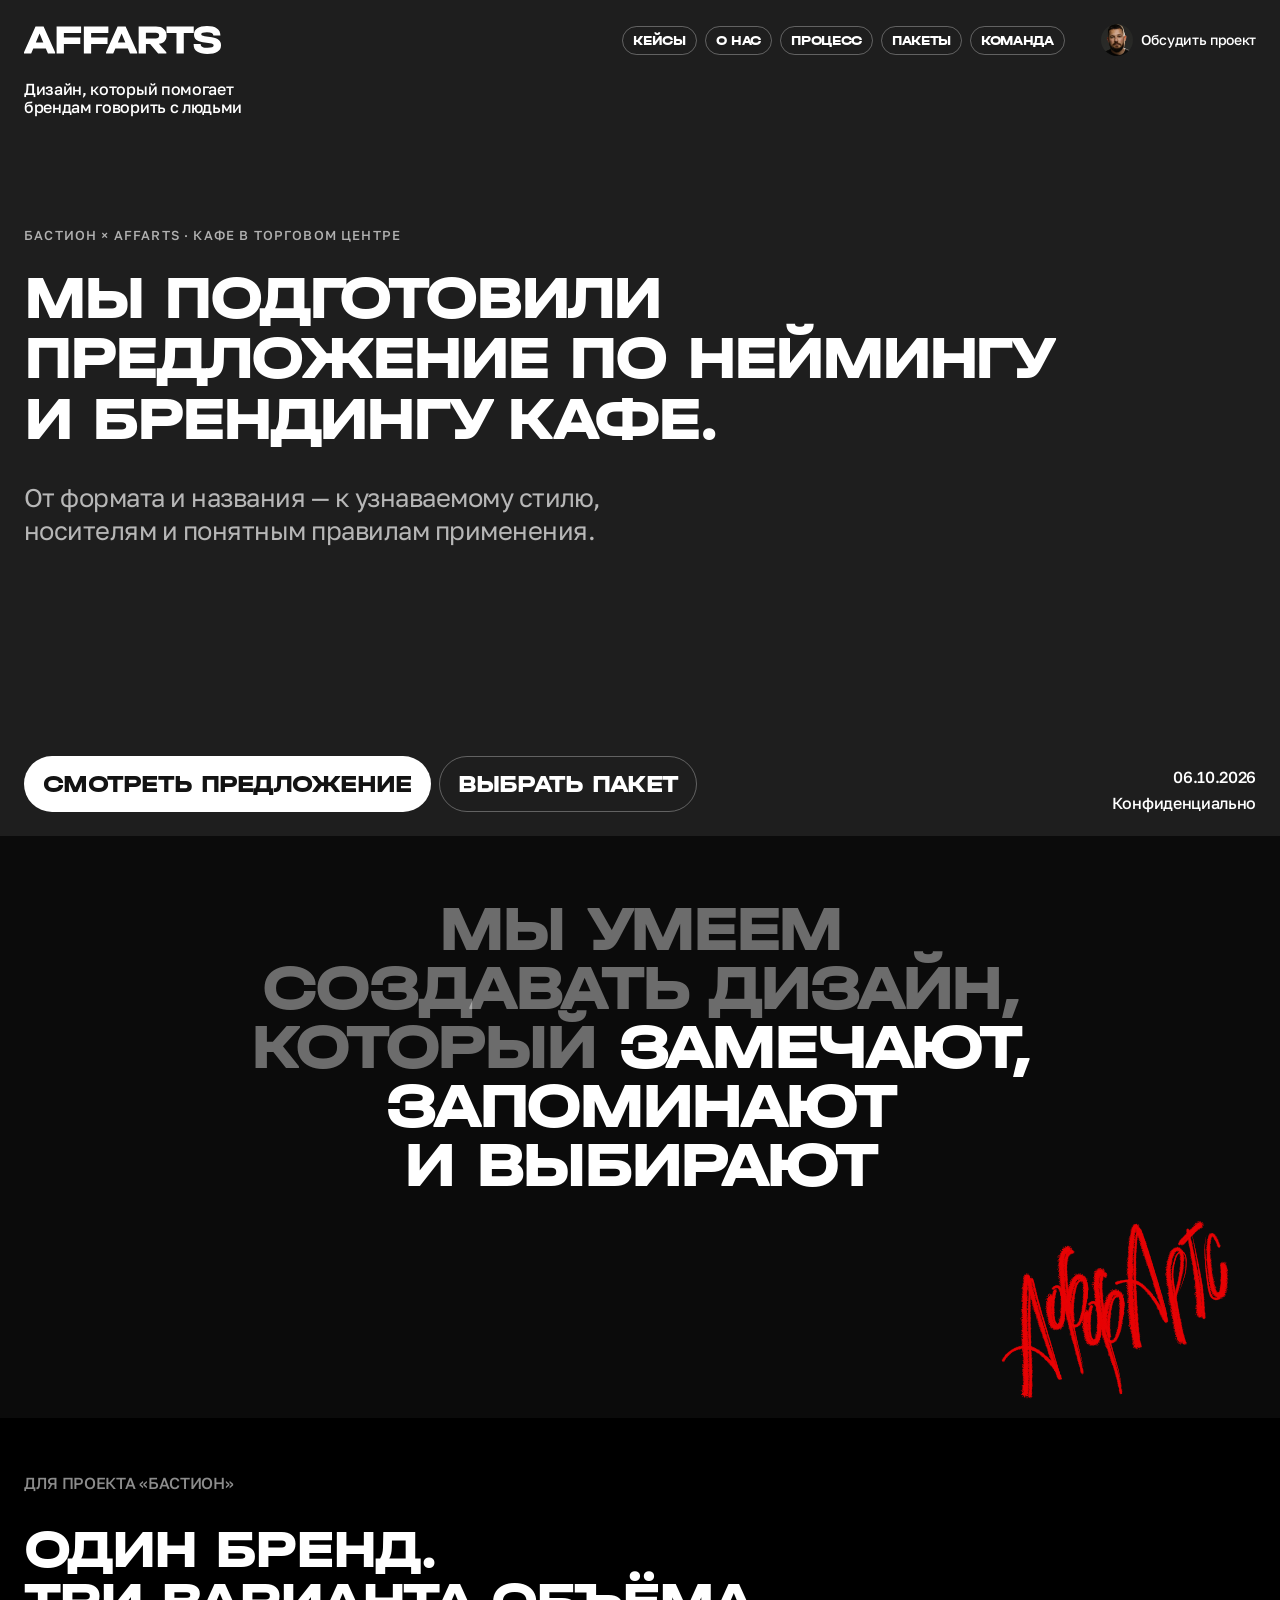
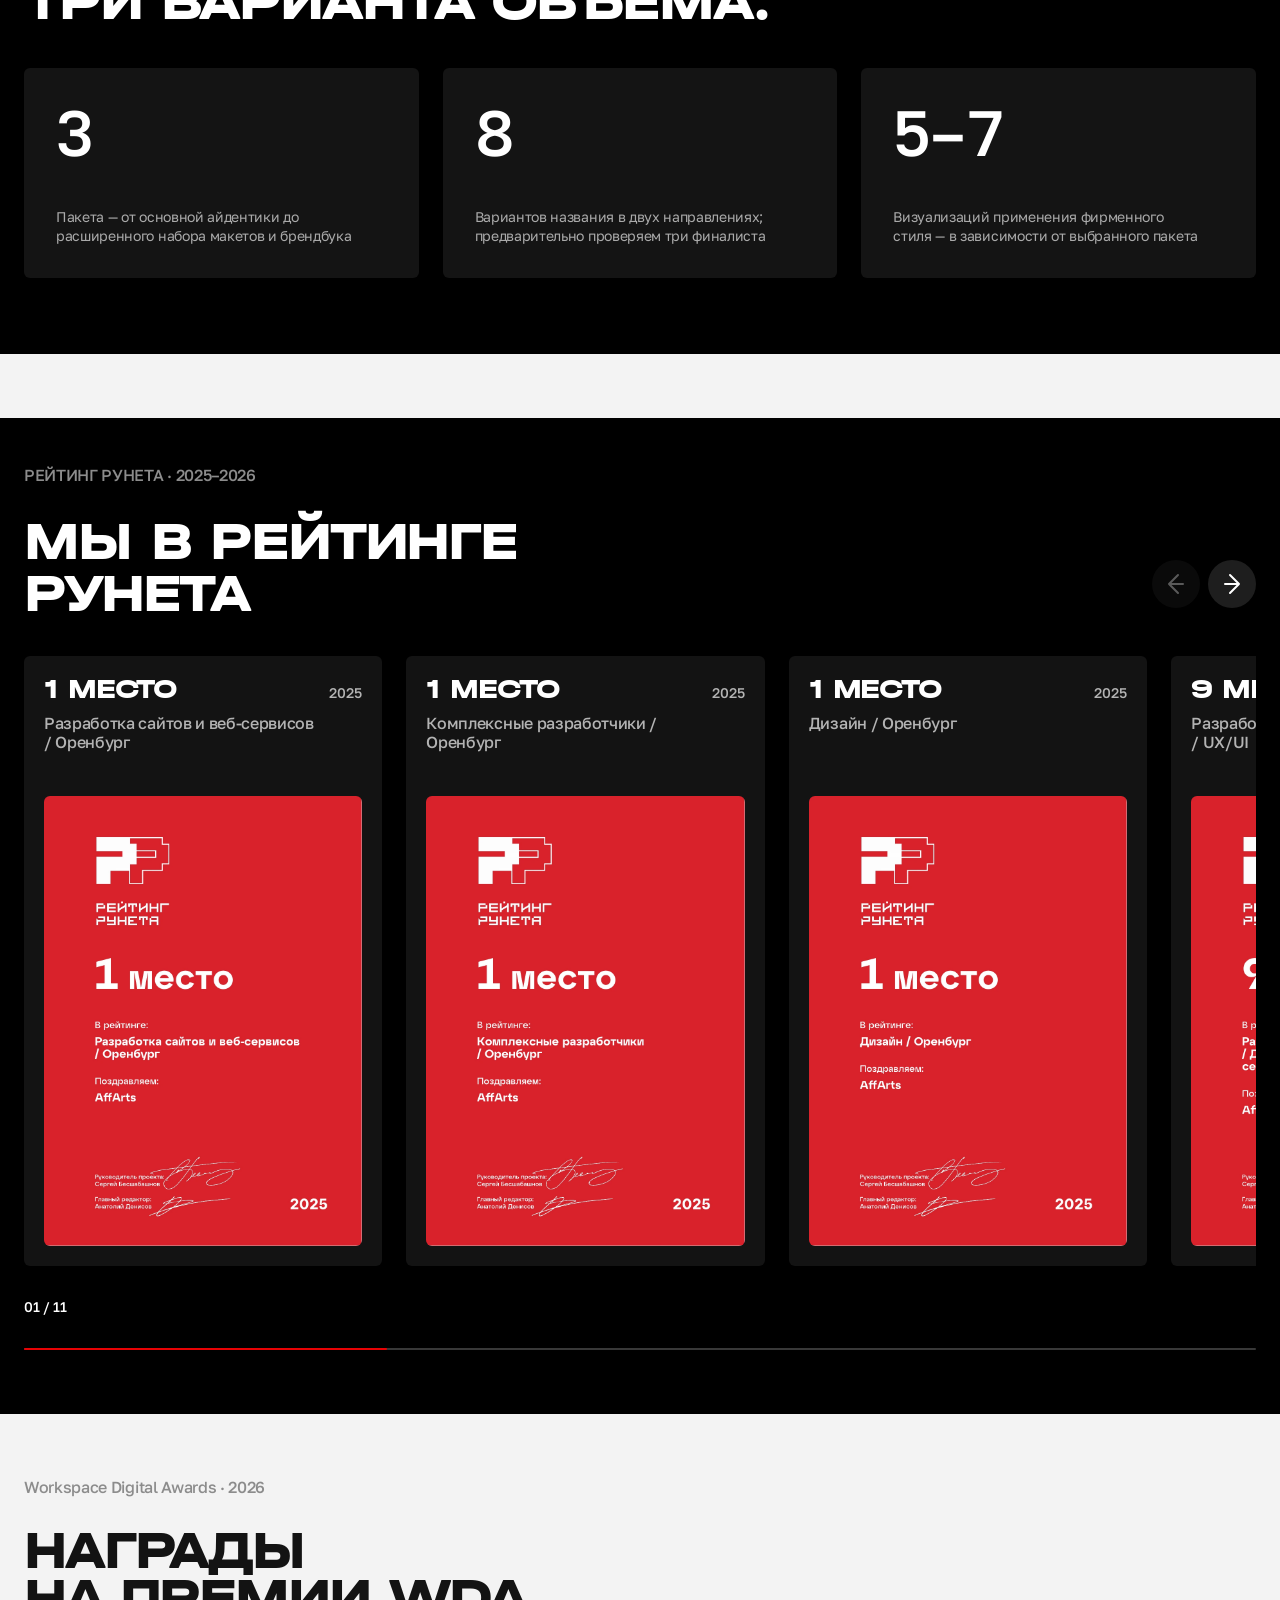
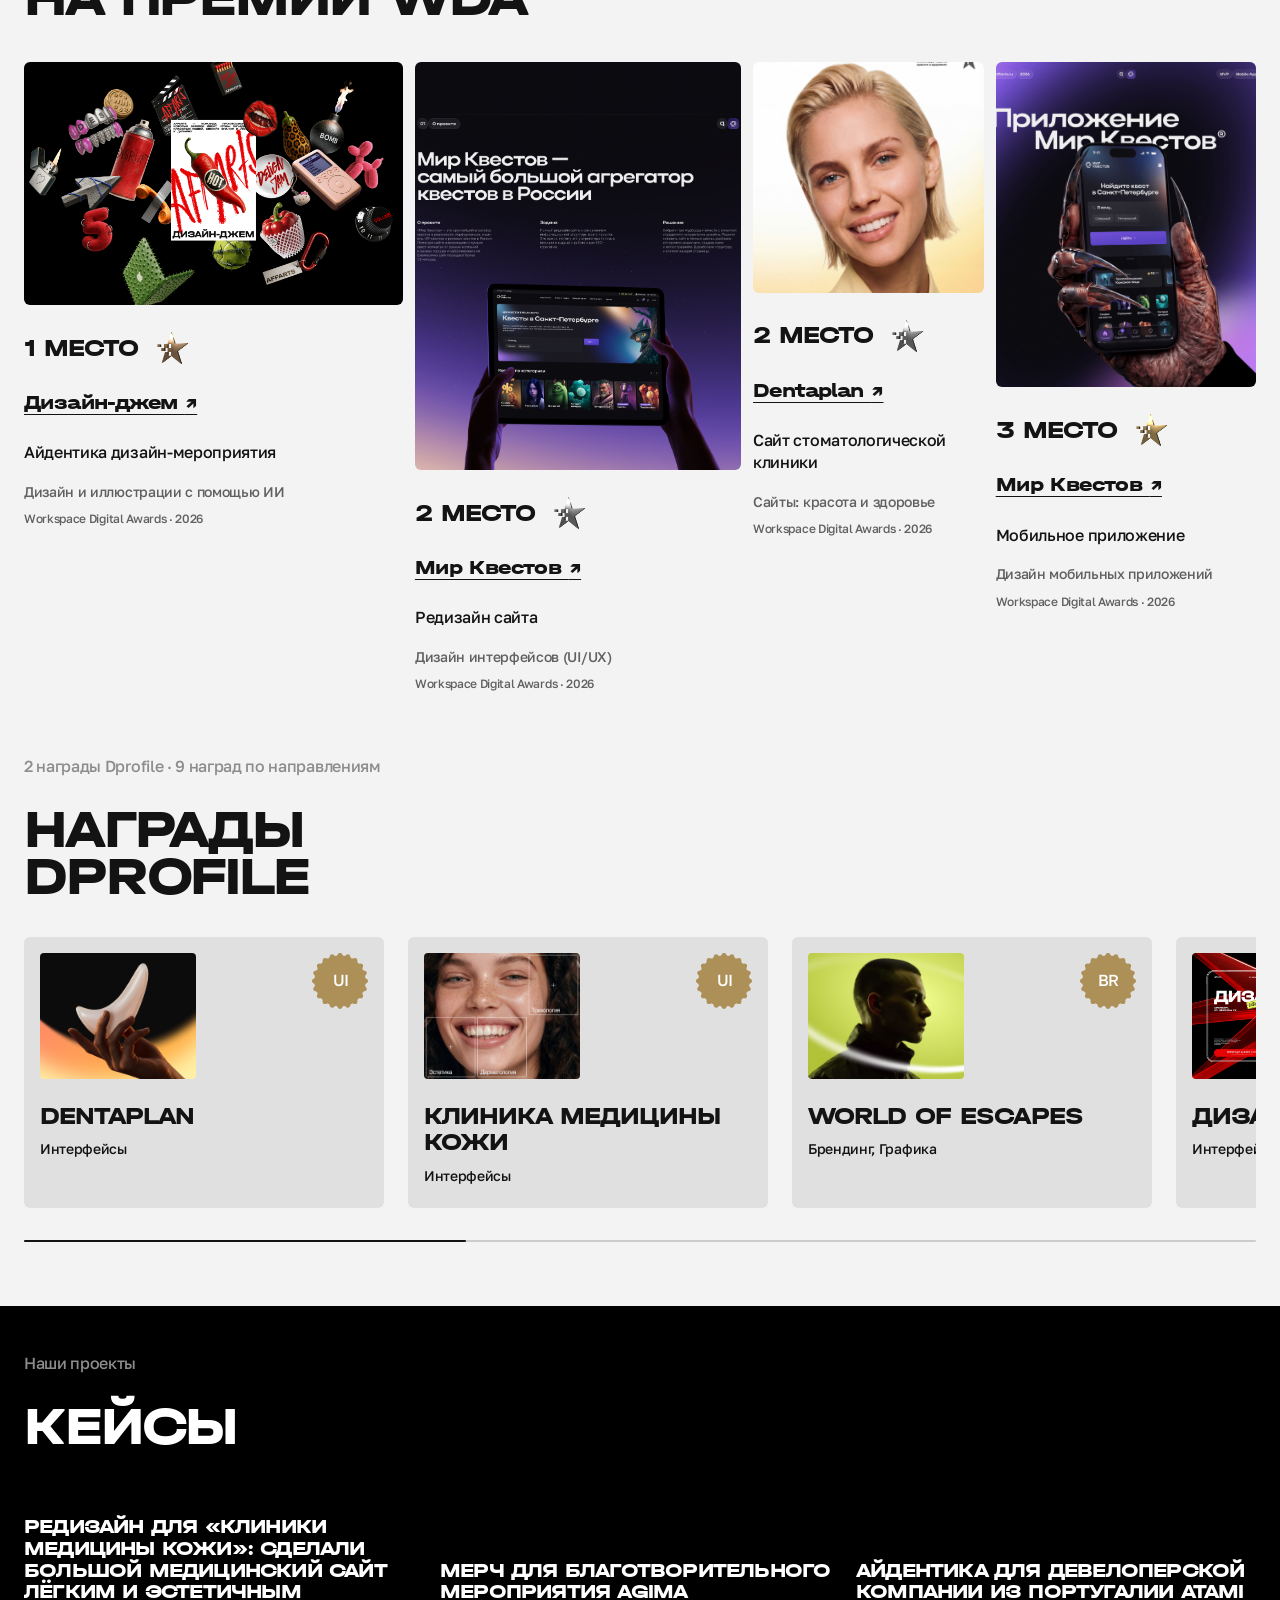
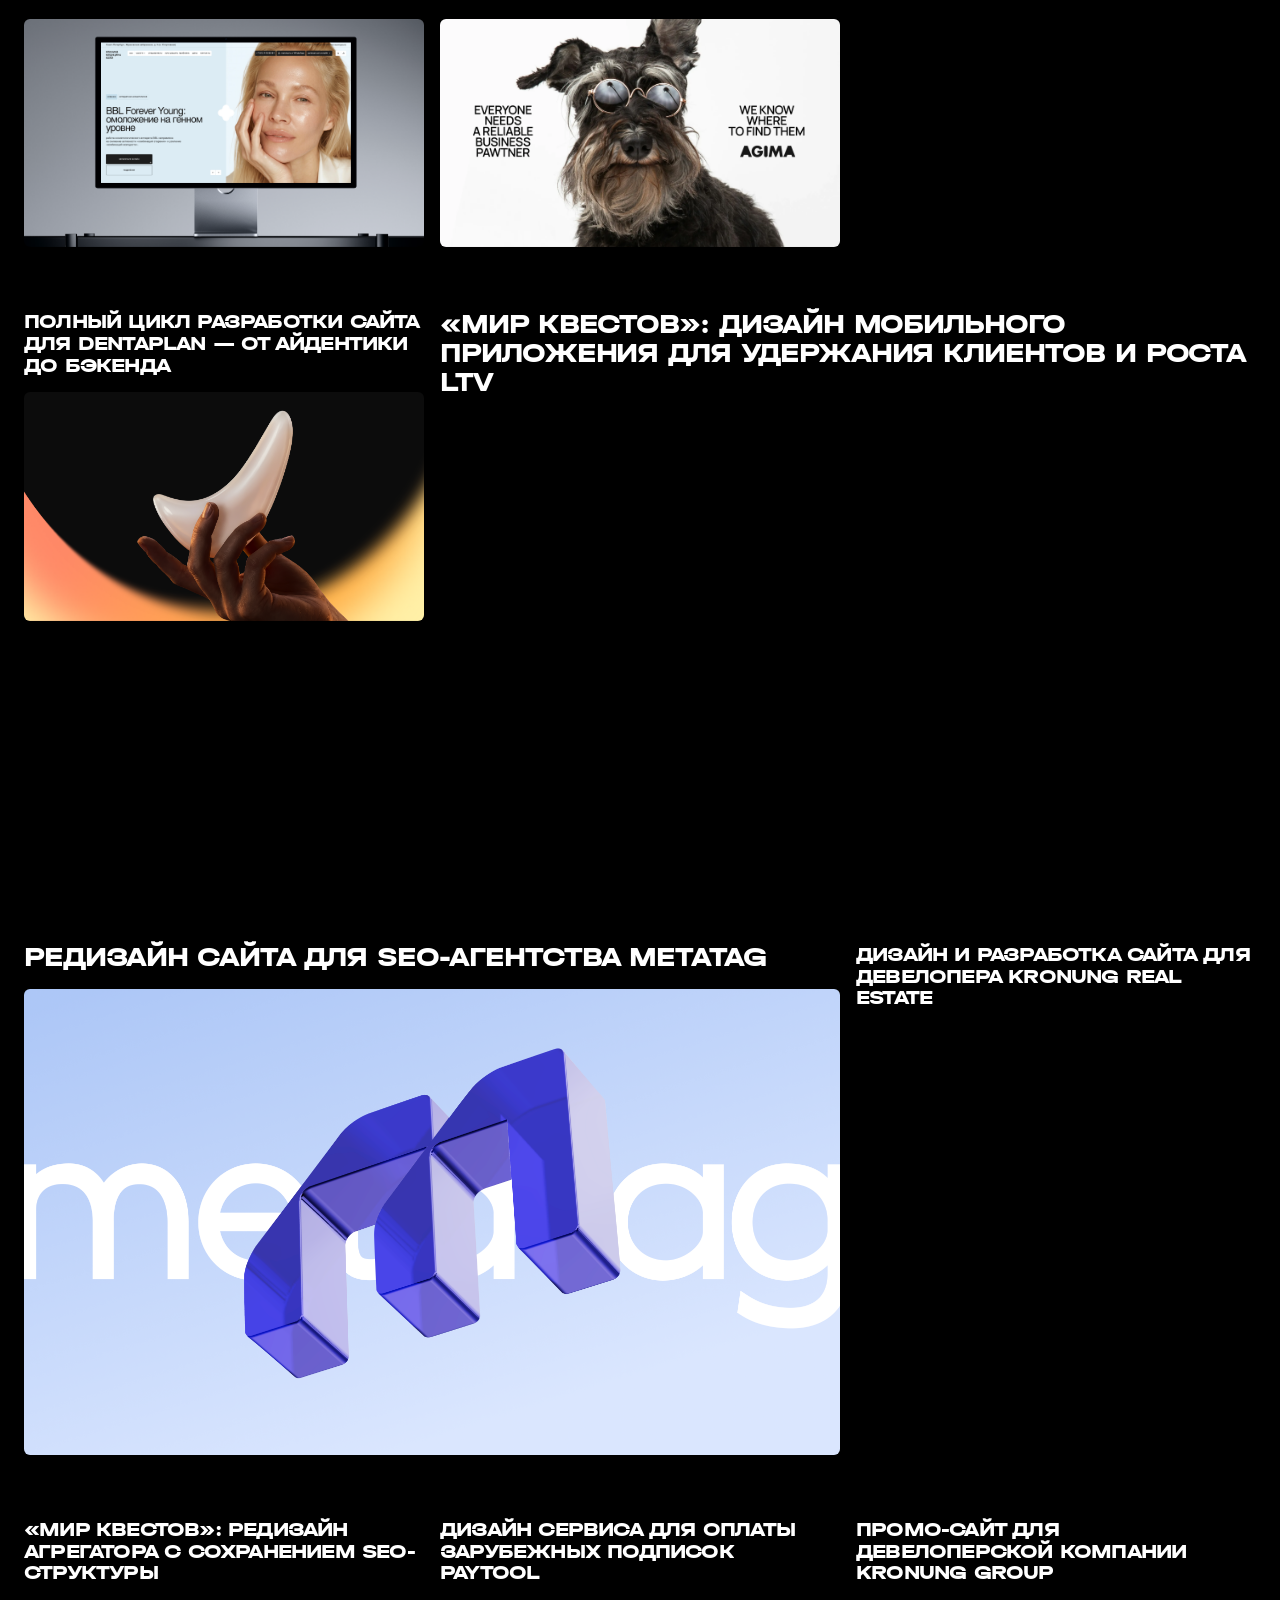
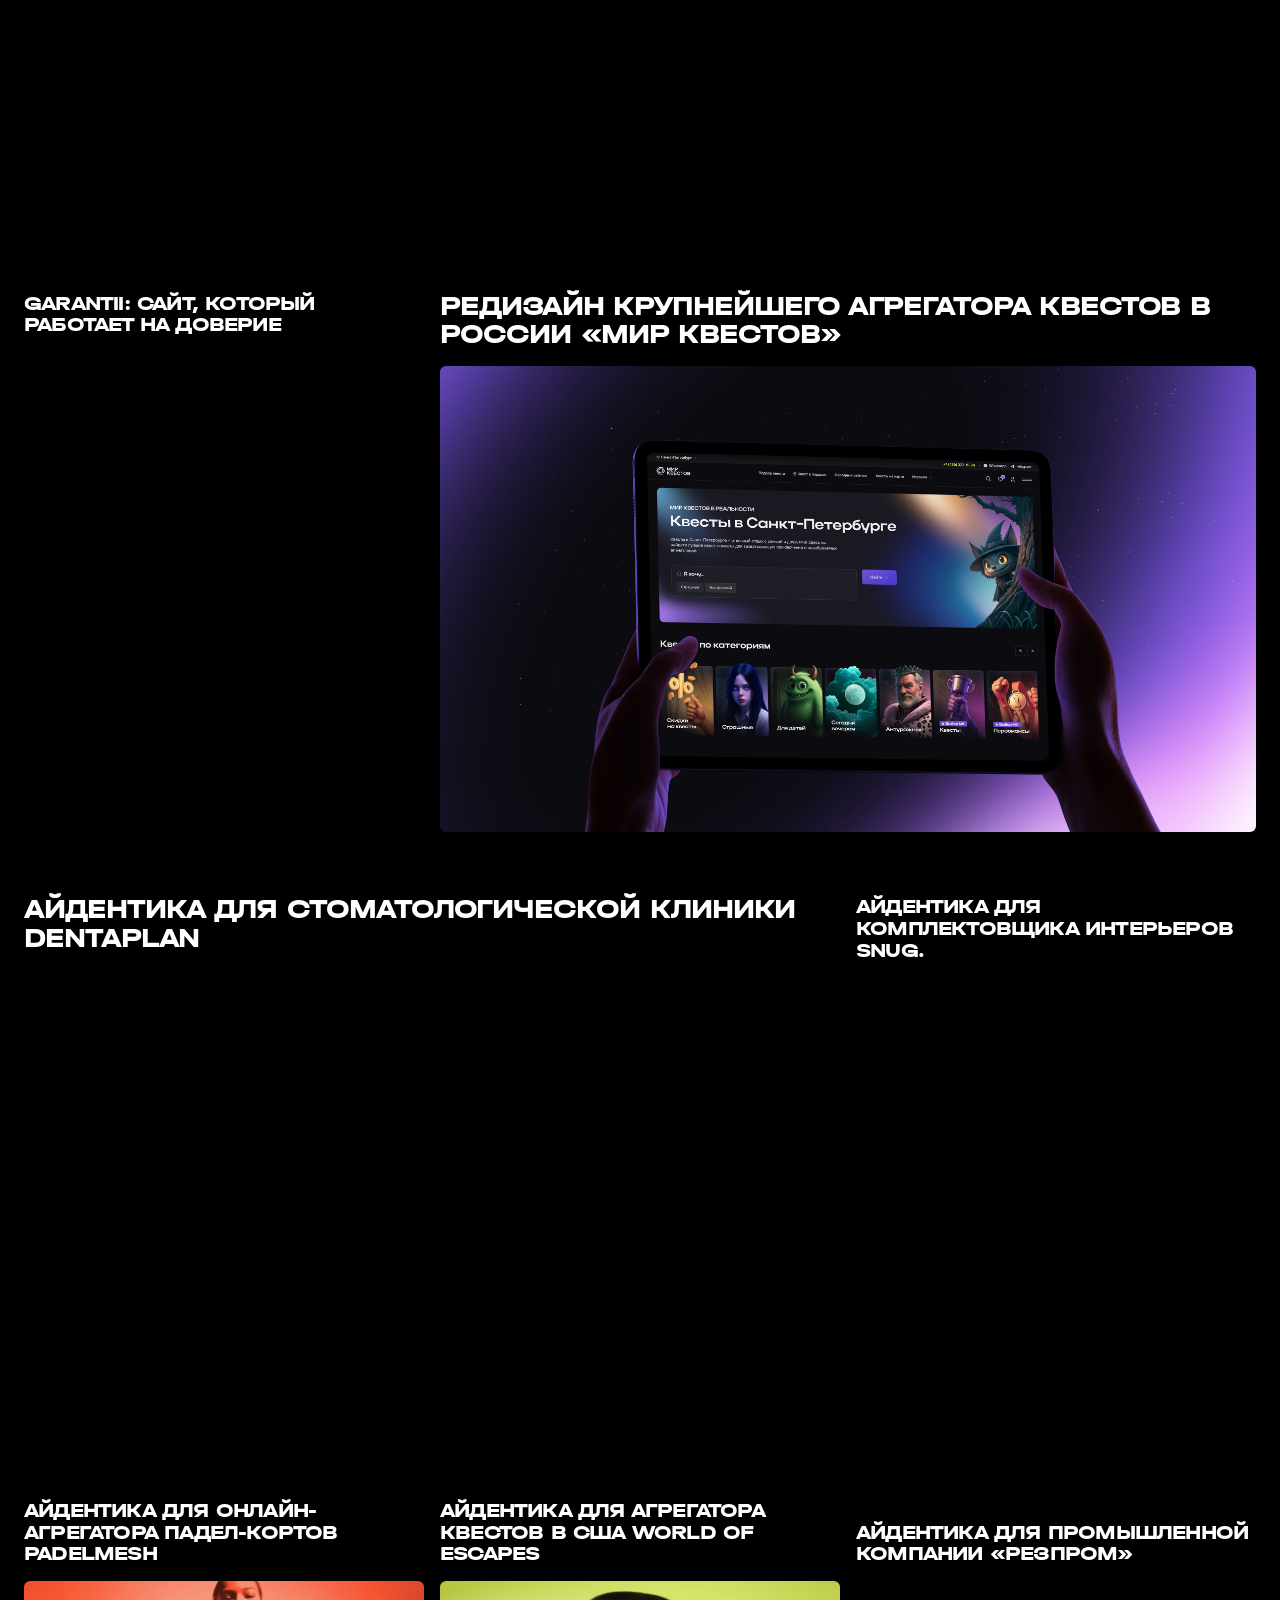
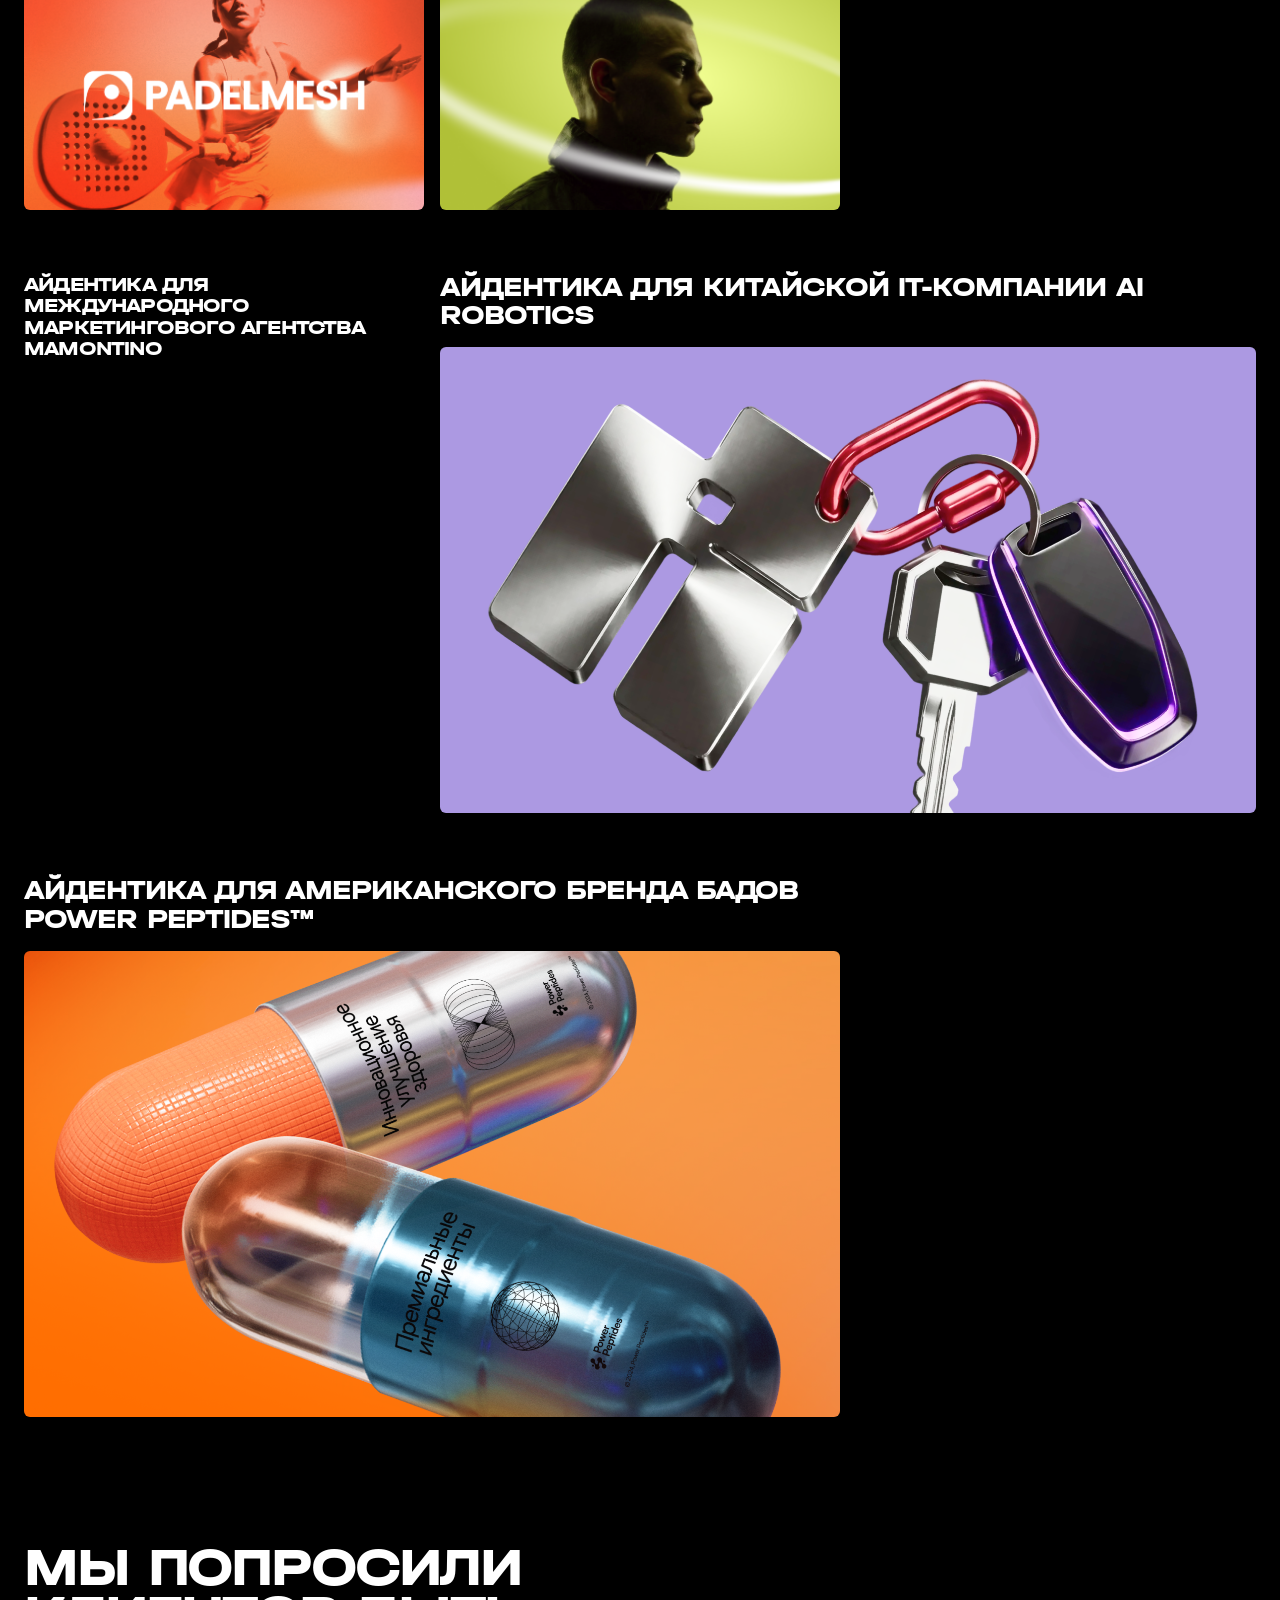
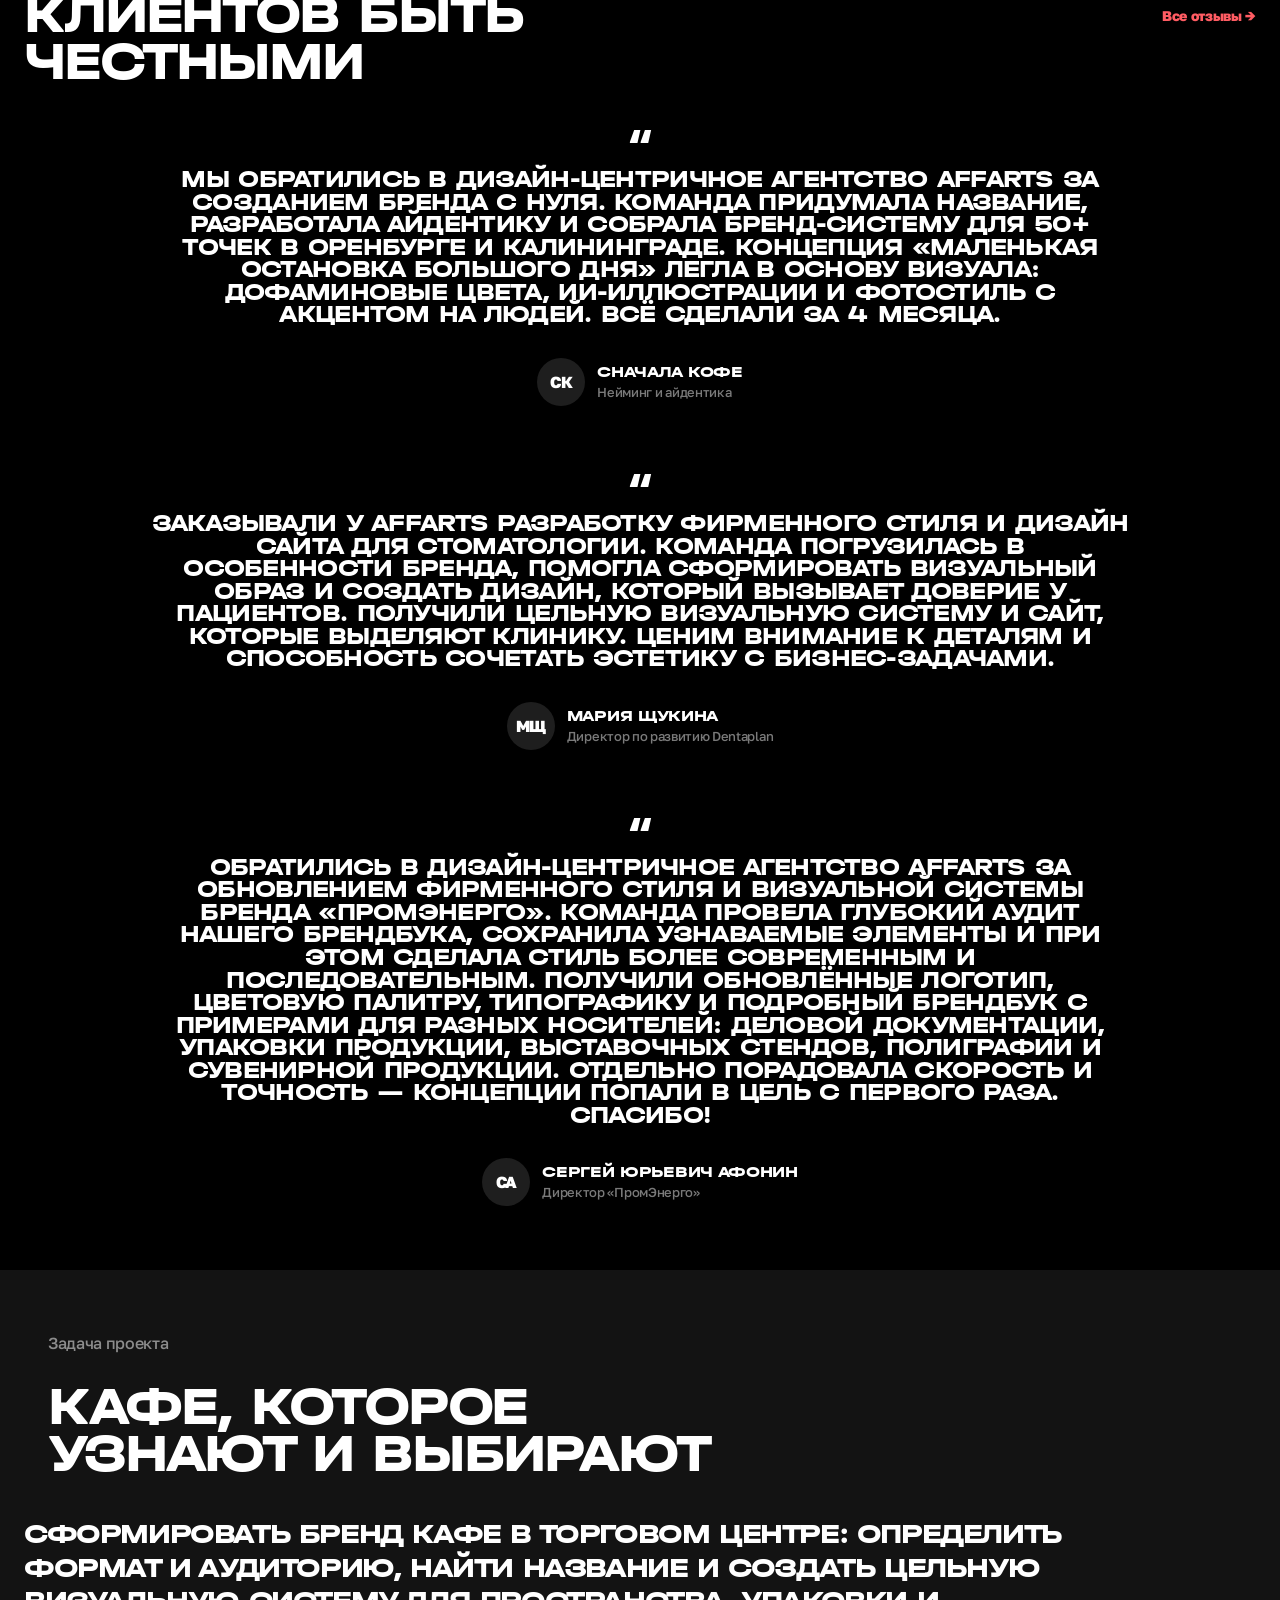
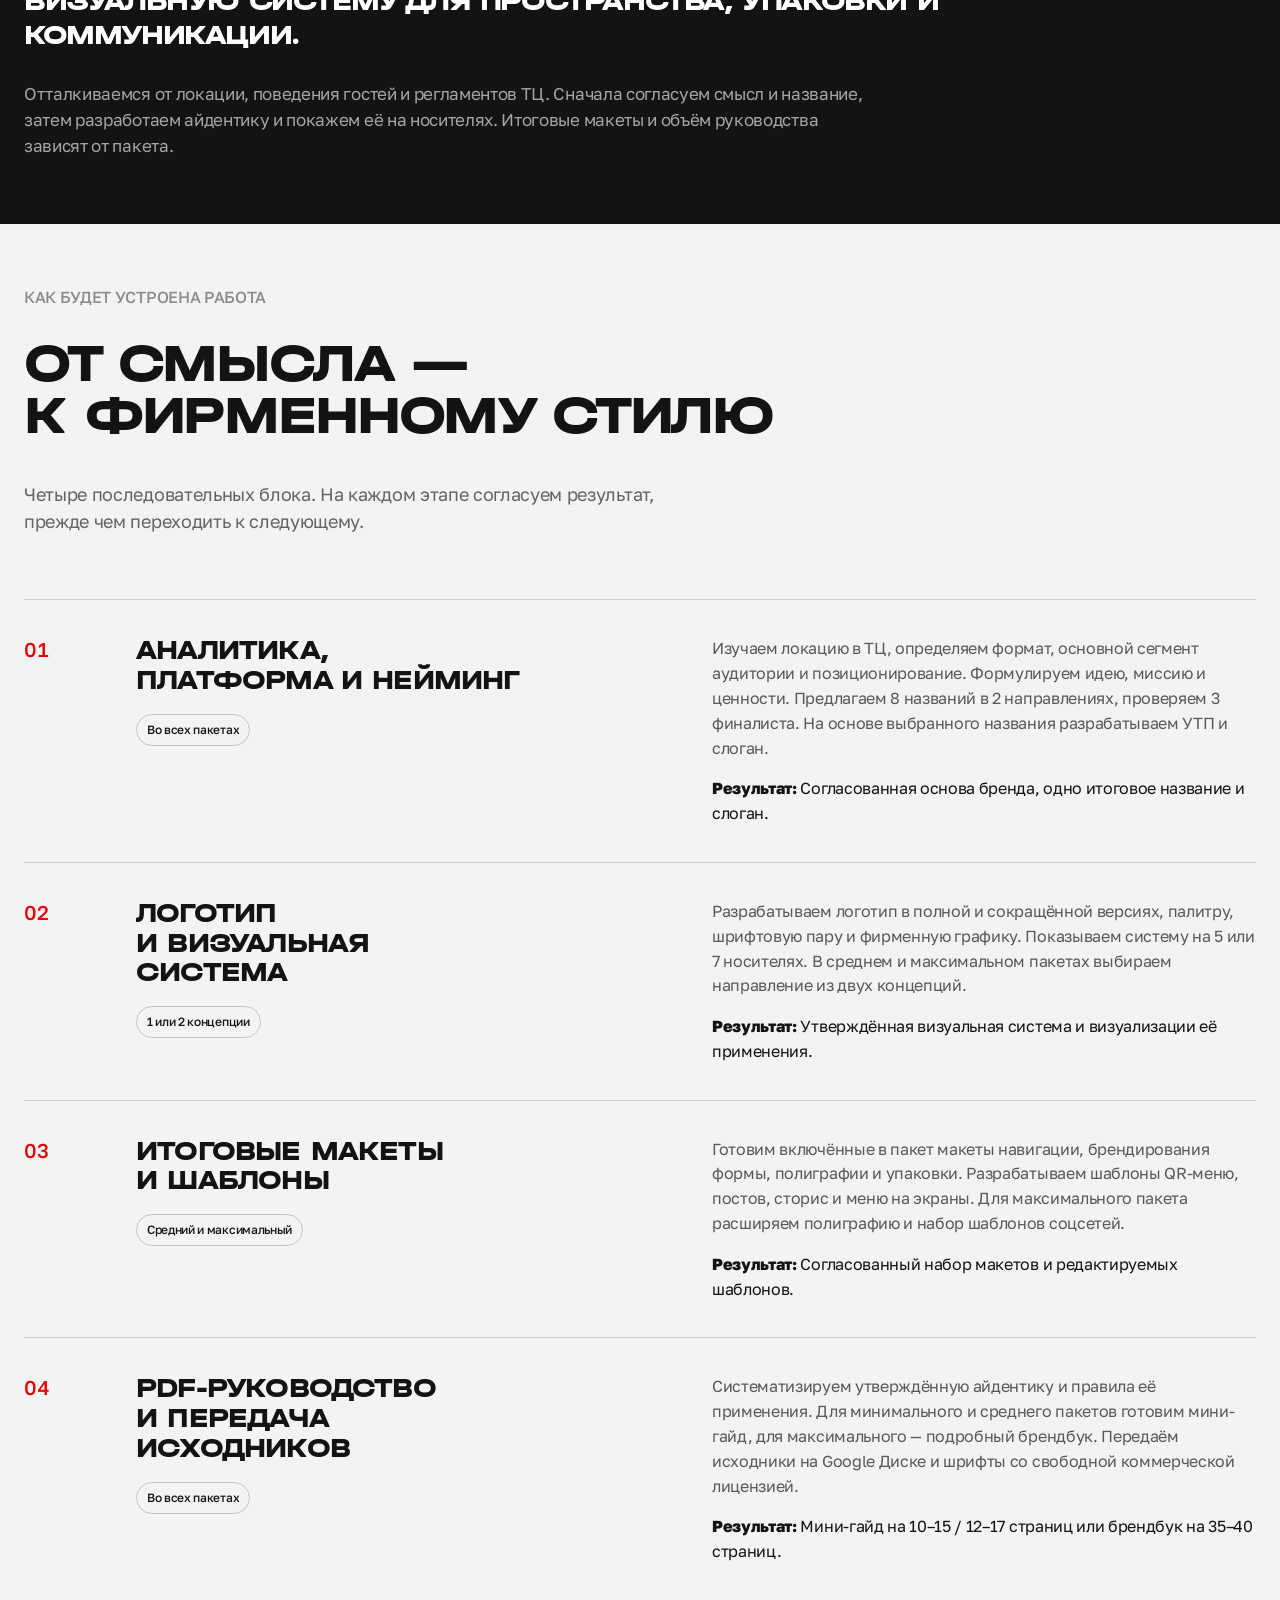
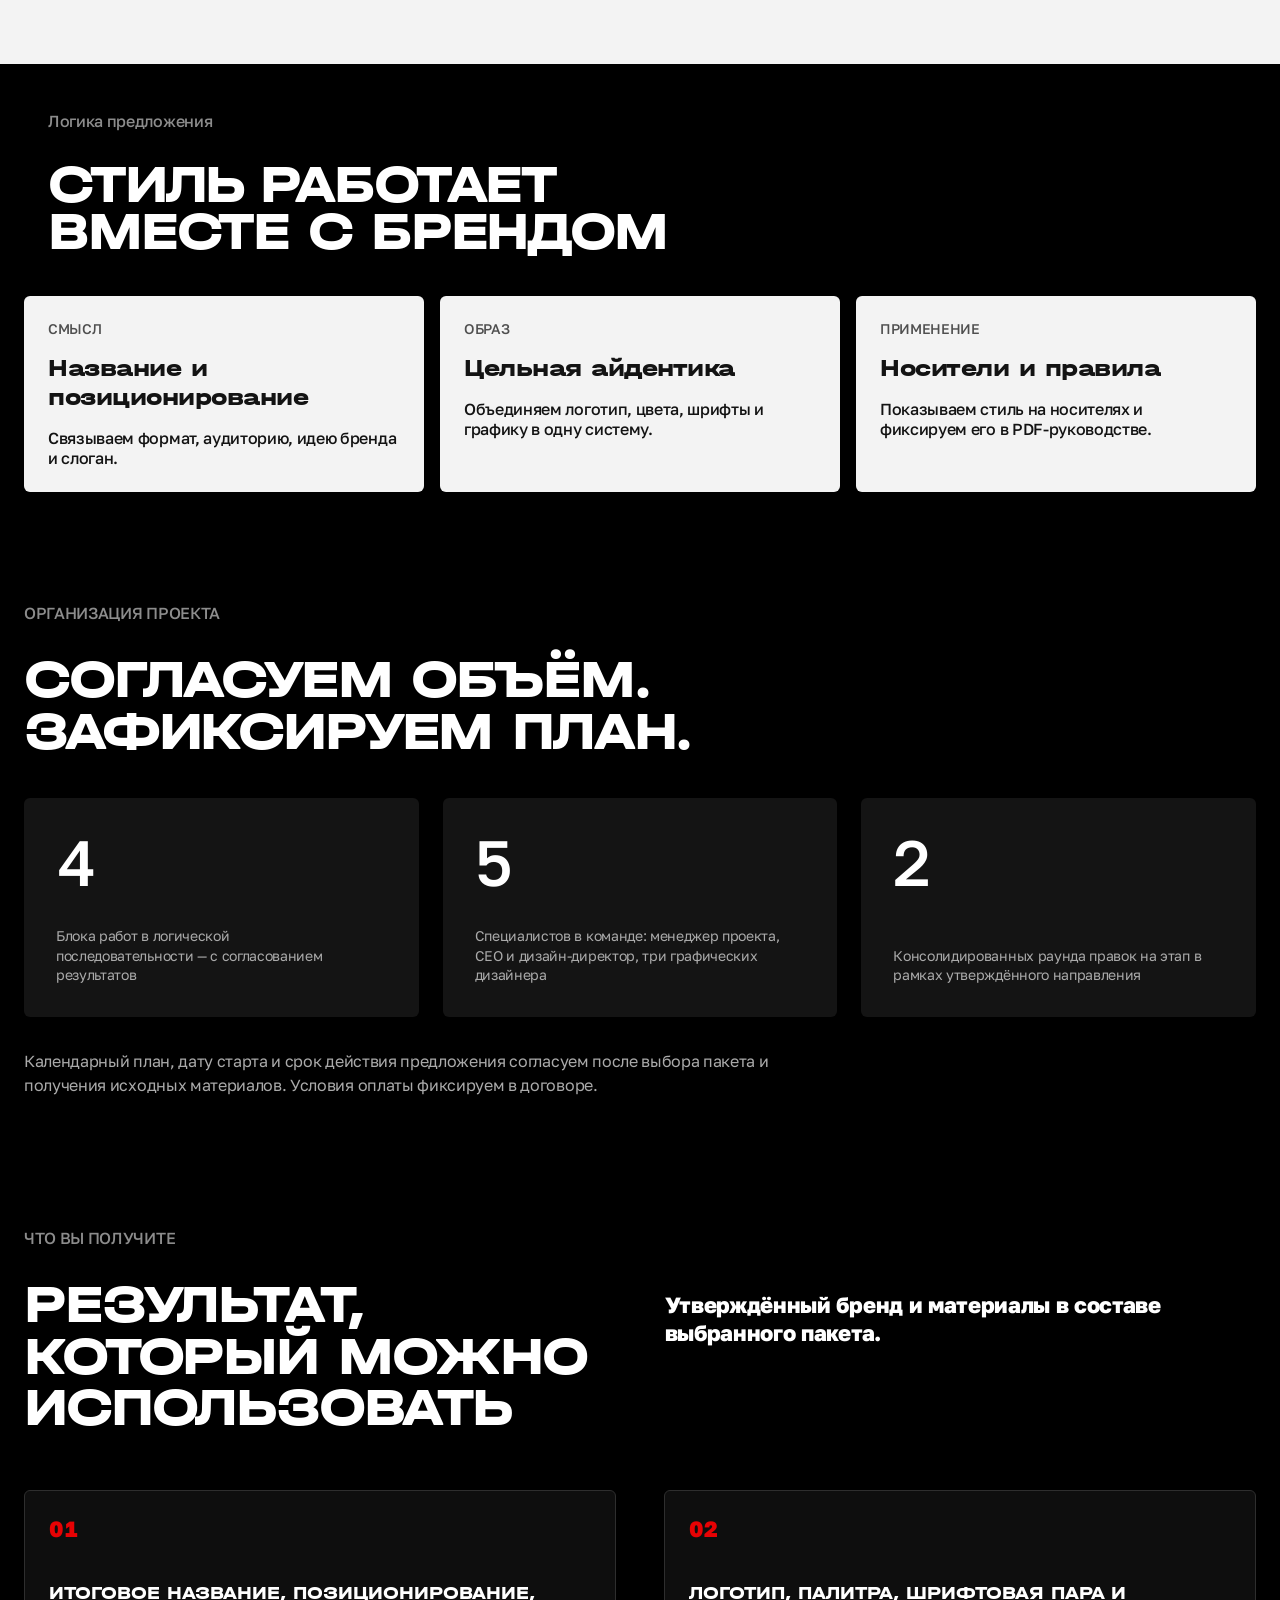
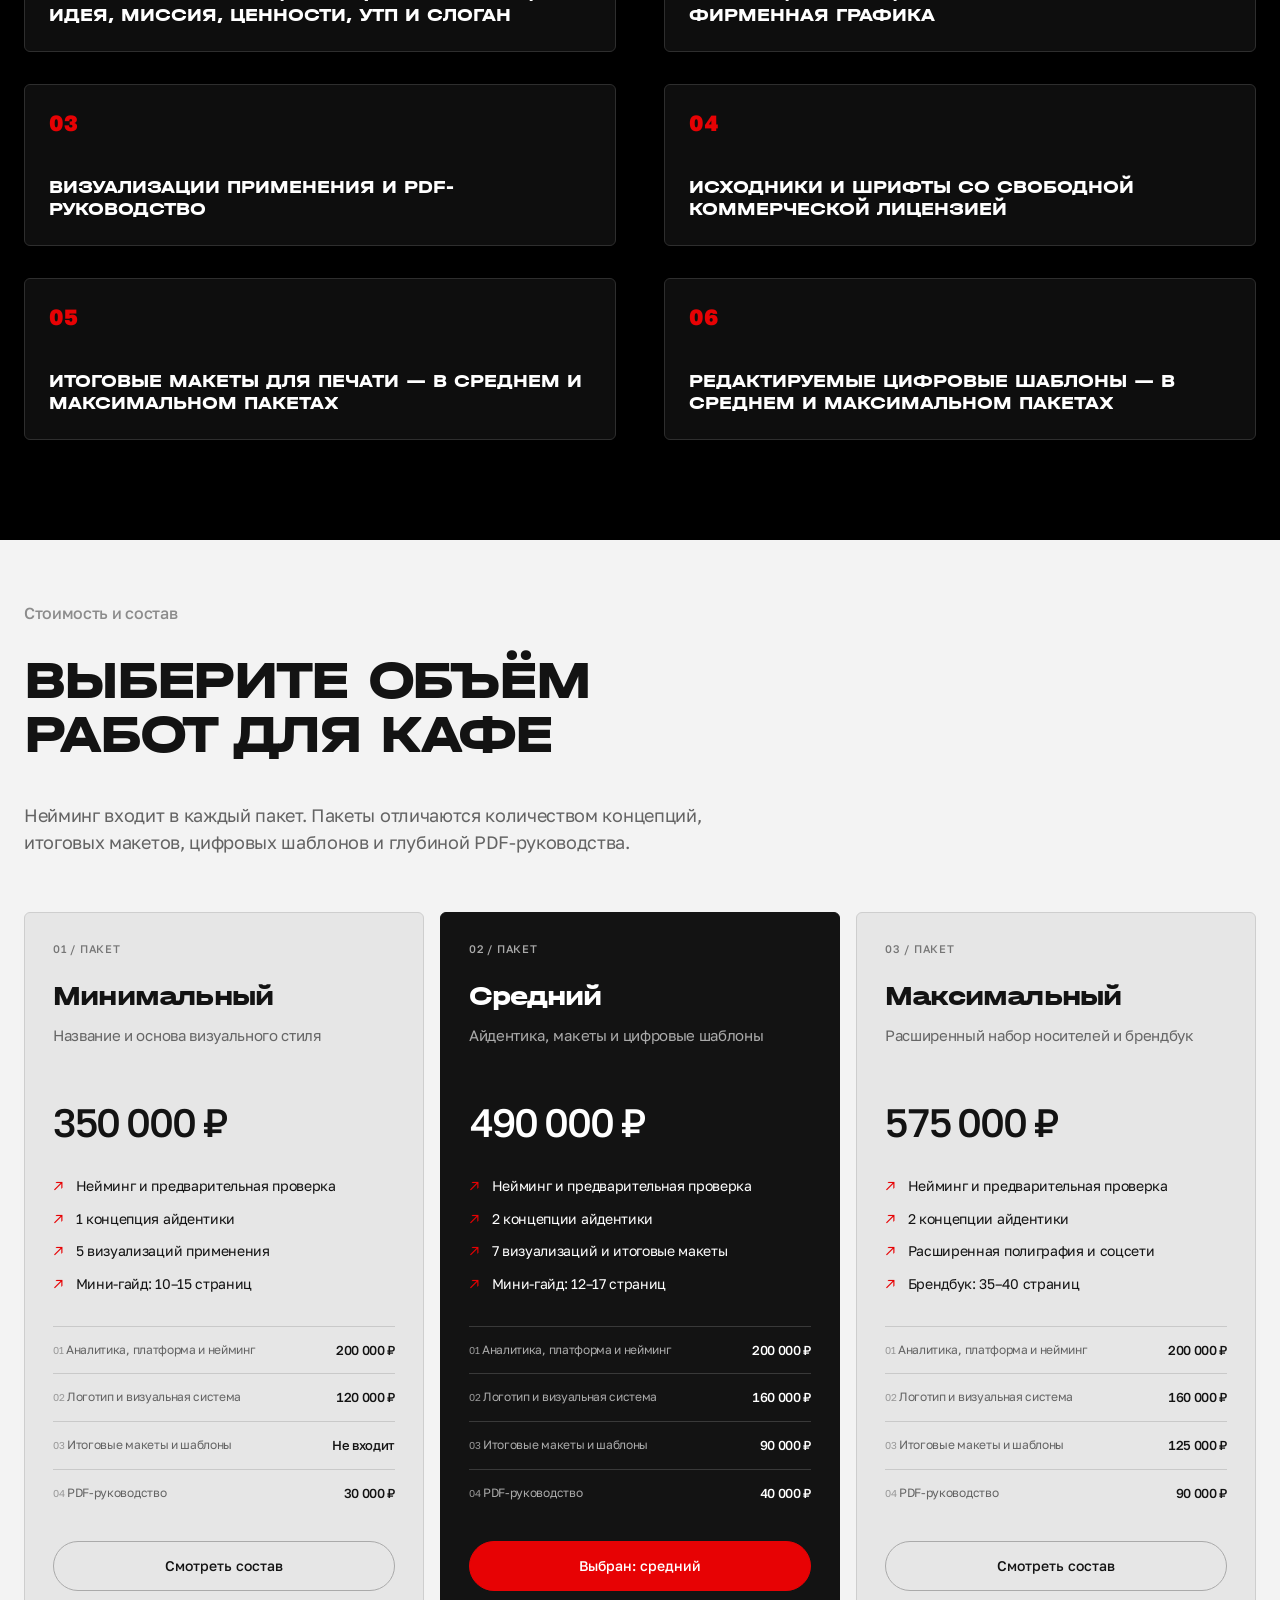
<file: index.html>
<!doctype html><html lang="ru"><head><meta charset="utf-8"><meta name="viewport" content="width=device-width,initial-scale=1"><meta name="robots" content="noindex,nofollow"><meta name="theme-color" content="#131313"><meta name="description" content="Предложение AffArts для проекта «Бастион»: нейминг и брендинг кафе в торговом центре. Три пакета: 350 000, 490 000 и 575 000 рублей."><title>Бастион × AffArts — нейминг и брендинг кафе</title><link rel="preload" href="assets/HalvarBreit-ExtraBold.woff2" as="font" type="font/woff2" crossorigin><link rel="stylesheet" href="styles.css"><link rel="stylesheet" href="v3.css"><link rel="stylesheet" href="bastion.css?v=4c0a8daa20d7"><script src="app.js" defer></script><script src="packages.js" defer></script></head><body class="v3 proposal bastion"><a class="skip" href="#context">Перейти к задаче проекта</a><main><section class="hero-v3" id="top" aria-labelledby="hero-title">
<header class="site-header"><a class="header-wordmark" href="#top" aria-label="Аффартс — начало страницы"><img src="assets/bc686b8c-d330-4dcf-8b28-6f26c2f793dc.svg" alt="AFFARTS" width="197" height="28"></a><nav aria-label="Основная навигация"><a href="#cases">Кейсы</a><a href="#runet">О нас</a><a href="#process">Процесс</a><a href="#pricing">Пакеты</a><a href="#team">Команда</a></nav><a class="inline-cta" href="#contacts"><img src="assets/igor-frolovsky.webp" alt="" class="cta-avatar"><span>Обсудить проект</span></a></header>
<div class="welcome"><div class="welcome-brand"><p>Дизайн, который помогает брендам говорить с людьми</p></div>
<div class="welcome-message"><p class="project-kicker">Бастион × AffArts · Кафе в торговом центре</p><h1 id="hero-title">Мы подготовили<br>предложение по неймингу<br>и брендингу кафе.</h1><p>От формата и названия — к узнаваемому стилю,<br class="desktop-break"> носителям и понятным правилам применения.</p></div>
<div class="welcome-bottom"><div class="hero-actions"><a class="button" href="#context">Смотреть предложение</a><a class="button outline" href="#pricing">Выбрать пакет</a></div><p>06.10.2026<br><span>Конфиденциально</span></p></div></div></section>

<section class="manifesto" id="manifesto" tabindex="-1" aria-label="Наш подход"><p><span>Мы умеем<br>создавать дизайн,<br>который</span> замечают,<br>запоминают<br>и выбирают</p><img src="assets/da4eb10e-3694-493f-b89a-e507606bc0c1.svg" alt="AffArts" class="signature" loading="lazy"></section>
<section class="section project-plan v3-inter" id="about" tabindex="-1"><header class="section-head"><p class="eyebrow">Для проекта «Бастион»</p><h2>Один бренд.<br>Три варианта объёма.</h2></header><div class="project-stats"><article><strong>3</strong><p>Пакета — от основной айдентики до расширенного набора макетов и брендбука</p></article><article><strong>8</strong><p>Вариантов названия в двух направлениях; предварительно проверяем три финалиста</p></article><article><strong>5–7</strong><p>Визуализаций применения фирменного стиля — в зависимости от выбранного пакета</p></article></div></section>
<section class="section rankings v3-inter" id="runet" tabindex="-1"><header class="section-head"><p class="eyebrow">Рейтинг Рунета · 2025–2026</p><div class="heading-row"><h2>Мы в рейтинге<br>Рунета</h2><div class="slider-controls"><button class="slider-prev" data-rail="runet-rail" aria-label="Назад"><img src="assets/6d1808cf-1c6e-4c72-b175-d3c817df458f.svg" alt="" loading="lazy"></button><button class="slider-next" data-rail="runet-rail" aria-label="Вперёд"><img src="assets/f53aaf58-d9f1-41db-924f-893cafedd125.svg" alt="" loading="lazy"></button></div></div></header><div id="rank-runet" class="rank-panel"><div class="rail" id="runet-rail" tabindex="0" aria-label="Дипломы Рейтинга Рунета 2025–2026"><article class="rank-card"><h3>1 место <span class="rank-year">2025</span></h3><p>Разработка сайтов и веб-сервисов / Оренбург</p><a class="diploma-link" href="assets/runet-2025-01-web-orenburg.pdf" target="_blank" rel="noopener noreferrer" aria-label="Открыть PDF: Рейтинг Рунета 2025: 1 место, Разработка сайтов и веб-сервисов / Оренбург"><img src="assets/runet-2025-01-web-orenburg.webp" alt="Рейтинг Рунета 2025: 1 место, Разработка сайтов и веб-сервисов / Оренбург" width="990" height="1400" loading="lazy" decoding="async"></a></article><article class="rank-card"><h3>1 место <span class="rank-year">2025</span></h3><p>Комплексные разработчики / Оренбург</p><a class="diploma-link" href="assets/runet-2025-01-full-service-orenburg.pdf" target="_blank" rel="noopener noreferrer" aria-label="Открыть PDF: Рейтинг Рунета 2025: 1 место, Комплексные разработчики / Оренбург"><img src="assets/runet-2025-01-full-service-orenburg.webp" alt="Рейтинг Рунета 2025: 1 место, Комплексные разработчики / Оренбург" width="990" height="1400" loading="lazy" decoding="async"></a></article><article class="rank-card"><h3>1 место <span class="rank-year">2025</span></h3><p>Дизайн / Оренбург</p><a class="diploma-link" href="assets/runet-2025-01-design-orenburg.pdf" target="_blank" rel="noopener noreferrer" aria-label="Открыть PDF: Рейтинг Рунета 2025: 1 место, Дизайн / Оренбург"><img src="assets/runet-2025-01-design-orenburg.webp" alt="Рейтинг Рунета 2025: 1 место, Дизайн / Оренбург" width="990" height="1400" loading="lazy" decoding="async"></a></article><article class="rank-card"><h3>9 место <span class="rank-year">2025</span></h3><p>Разработка сайтов и веб-сервисов / UX/UI</p><a class="diploma-link" href="assets/runet-2025-09-ux-ui.pdf" target="_blank" rel="noopener noreferrer" aria-label="Открыть PDF: Рейтинг Рунета 2025: 9 место, Разработка сайтов и веб-сервисов / Дизайн интерфейсов сайта/веб-сервиса (UX/UI)"><img src="assets/runet-2025-09-ux-ui.webp" alt="Рейтинг Рунета 2025: 9 место, Разработка сайтов и веб-сервисов / Дизайн интерфейсов сайта/веб-сервиса (UX/UI)" width="990" height="1400" loading="lazy" decoding="async"></a></article><article class="rank-card"><h3>10 место <span class="rank-year">2025</span></h3><p>Дизайн / Медицина, здоровье</p><a class="diploma-link" href="assets/runet-2025-10-healthcare.pdf" target="_blank" rel="noopener noreferrer" aria-label="Открыть PDF: Рейтинг Рунета 2025: 10 место, Дизайн / Медицина, здоровье"><img src="assets/runet-2025-10-healthcare.webp" alt="Рейтинг Рунета 2025: 10 место, Дизайн / Медицина, здоровье" width="990" height="1400" loading="lazy" decoding="async"></a></article><article class="rank-card"><h3>11 место <span class="rank-year">2025</span></h3><p>Дизайн / Цифровые продукты</p><a class="diploma-link" href="assets/runet-2025-11-digital-products.pdf" target="_blank" rel="noopener noreferrer" aria-label="Открыть PDF: Рейтинг Рунета 2025: 11 место, Дизайн / Цифровые продукты"><img src="assets/runet-2025-11-digital-products.webp" alt="Рейтинг Рунета 2025: 11 место, Дизайн / Цифровые продукты" width="990" height="1400" loading="lazy" decoding="async"></a></article><article class="rank-card"><h3>11 место <span class="rank-year">2025</span></h3><p>Разработка сайтов и веб-сервисов / ИТ</p><a class="diploma-link" href="assets/runet-2025-11-it.pdf" target="_blank" rel="noopener noreferrer" aria-label="Открыть PDF: Рейтинг Рунета 2025: 11 место, Разработка сайтов и веб-сервисов / ИТ (информационные технологии)"><img src="assets/runet-2025-11-it.webp" alt="Рейтинг Рунета 2025: 11 место, Разработка сайтов и веб-сервисов / ИТ (информационные технологии)" width="990" height="1400" loading="lazy" decoding="async"></a></article><article class="rank-card"><h3>14 место <span class="rank-year">2026</span></h3><p>Дизайн / Универсалы</p><a class="diploma-link" href="assets/runet-2026-14.webp" target="_blank" rel="noopener" aria-label="Открыть диплом: 14 место, Дизайн / Универсалы, 2026"><img src="assets/runet-2026-14.webp" alt="Рейтинг Рунета 2026: 14 место, Дизайн / Универсалы" loading="lazy"></a></article><article class="rank-card"><h3>15 место <span class="rank-year">2026</span></h3><p>Дизайн / Веб-дизайн</p><a class="diploma-link" href="assets/runet-2026-15.webp" target="_blank" rel="noopener" aria-label="Открыть диплом: 15 место, Дизайн / Веб-дизайн, 2026"><img src="assets/runet-2026-15.webp" alt="Рейтинг Рунета 2026: 15 место, Дизайн / Веб-дизайн" loading="lazy"></a></article><article class="rank-card"><h3>17 место <span class="rank-year">2026</span></h3><p>Дизайн / Цифровые продукты</p><a class="diploma-link" href="assets/runet-2026-17.webp" target="_blank" rel="noopener" aria-label="Открыть диплом: 17 место, Дизайн / Цифровые продукты, 2026"><img src="assets/runet-2026-17.webp" alt="Рейтинг Рунета 2026: 17 место, Дизайн / Цифровые продукты" loading="lazy"></a></article><article class="rank-card"><h3>19 место <span class="rank-year">2026</span></h3><p>Креативные агентства / Цифровые продукты</p><a class="diploma-link" href="assets/runet-2026-19.webp" target="_blank" rel="noopener" aria-label="Открыть диплом: 19 место, Креативные агентства / Цифровые продукты, 2026"><img src="assets/runet-2026-19.webp" alt="Рейтинг Рунета 2026: 19 место, Креативные агентства / Цифровые продукты" loading="lazy"></a></article></div><p class="rail-counter" data-counter="runet-rail">01 / 11</p><div class="rail-progress" aria-hidden="true"><i></i></div></div></section>
<section class="section pale awards" id="awards" tabindex="-1"><p class="eyebrow">Workspace Digital Awards · 2026</p><h2>Награды<br>на премии WDA</h2><div class="award-grid"><article class="award"><img src="assets/9b5067ab-068e-4bc1-88ca-b703b3409a9e.png" alt="Дизайн-джем — Айдентика дизайн-мероприятия" class="award-cover" loading="lazy"><h3>1 место <img src="assets/dfce6065-f219-429b-8254-d41379b8c533.png" alt="" class="award-star" loading="lazy"></h3><h4 class="award-project"><a href="https://workspace.ru/cases/dizayn-dzhem-aydentika-sgenerirovannaya-ii-dlya-pervogo-dizayn-meropriyatiya-v-orenburge/" target="_blank" rel="noopener">Дизайн-джем <span aria-hidden="true">↗</span></a></h4><p class="award-description">Айдентика дизайн-мероприятия</p><p class="award-nomination">Дизайн и иллюстрации с помощью ИИ</p><p class="award-year">Workspace Digital Awards · 2026</p></article><article class="award"><img src="assets/82f79d6e-1706-403b-b1b6-ef29d96e5122.png" alt="Мир Квестов — Редизайн сайта" class="award-cover" loading="lazy"><h3>2 место <img src="assets/ef665b99-dea6-4a57-8fda-d94a225cf14a.png" alt="" class="award-star" loading="lazy"></h3><h4 class="award-project"><a href="https://workspace.ru/cases/mir-kvestov-redizayn-krupneyshego-agregatora-kvestov-v-rossii/" target="_blank" rel="noopener">Мир Квестов <span aria-hidden="true">↗</span></a></h4><p class="award-description">Редизайн сайта</p><p class="award-nomination">Дизайн интерфейсов (UI/UX)</p><p class="award-year">Workspace Digital Awards · 2026</p></article><article class="award"><img src="assets/b671f21f-a15c-4ef1-9e8d-8093138994df.png" alt="Dentaplan — Сайт стоматологической клиники" class="award-cover" loading="lazy"><h3>2 место <img src="assets/ef665b99-dea6-4a57-8fda-d94a225cf14a.png" alt="" class="award-star" loading="lazy"></h3><h4 class="award-project"><a href="https://workspace.ru/cases/redizayn-sayta-stomatologicheskoy-kliniki-prevratili-slozhnyy-kontent-v-udobnyy-interfeys/" target="_blank" rel="noopener">Dentaplan <span aria-hidden="true">↗</span></a></h4><p class="award-description">Сайт стоматологической клиники</p><p class="award-nomination">Сайты: красота и здоровье</p><p class="award-year">Workspace Digital Awards · 2026</p></article><article class="award"><img src="assets/wda-2026-mir-kvestov-app.png" alt="Мир Квестов — Мобильное приложение" class="award-cover" loading="lazy"><h3>3 место <img src="assets/ef665b99-dea6-4a57-8fda-d94a225cf14a.png" alt="" class="award-star" loading="lazy"></h3><h4 class="award-project"><a href="https://workspace.ru/cases/mir-kvestov-dizayn-mobilnogo-prilozheniya-dlya-uderzhaniya-klientov-i-uluchsheniya-klientskogo-opyta/" target="_blank" rel="noopener">Мир Квестов <span aria-hidden="true">↗</span></a></h4><p class="award-description">Мобильное приложение</p><p class="award-nomination">Дизайн мобильных приложений</p><p class="award-year">Workspace Digital Awards · 2026</p></article></div></section>
<section class="section pale dprofile"><header class="section-head"><p class="eyebrow">2 награды Dprofile · 9 наград по направлениям</p><div class="heading-row"><h2>Награды<br>Dprofile</h2><div class="badge-totals" aria-label="2 награды Dprofile и 9 наград по направлениям"><span class="medal red-medal">DP</span><b>2</b><span class="medal">UI</span><b>9</b></div></div></header><div class="rail-wrap"><div class="rail" tabindex="0" aria-label="Проекты, отмеченные Dprofile"><a class="dp-card" href="https://dprofile.ru/case/184034/dentaplan-redizain-saita-stomatologiceskoi-kliniki" target="_blank" rel="noopener noreferrer" aria-label="Открыть проект «Dentaplan» на Dprofile"><img src="assets/ec4a7a34-0f6c-4923-a590-45492959117f.png" alt="Dentaplan" class="" loading="lazy"><span class="medal">UI</span><h3>Dentaplan</h3><p class="tag">Интерфейсы</p></a><a class="dp-card" href="https://dprofile.ru/case/180907/redizain-saita-kliniki-mediciny-kozi" target="_blank" rel="noopener noreferrer" aria-label="Открыть проект «Клиника медицины кожи» на Dprofile"><img src="assets/f7b28261-bc91-48e7-b6e9-89257339156c.png" alt="Клиника медицины кожи" class="" loading="lazy"><span class="medal">UI</span><h3>Клиника медицины кожи</h3><p class="tag">Интерфейсы</p></a><a class="dp-card" href="https://dprofile.ru/case/175585/aidentika-dlia-world-of-escapes-agregator-kvestov-v-ssa" target="_blank" rel="noopener noreferrer" aria-label="Открыть проект «World of Escapes» на Dprofile"><img src="assets/e0f0d986-d2b0-4268-a790-ba171a485258.png" alt="World of Escapes" class="" loading="lazy"><span class="medal">BR</span><h3>World of Escapes</h3><p class="tag">Брендинг, Графика</p></a><a class="dp-card" href="https://dprofile.ru/case/174486/dizain-dzem-aidentika-dlia-pervogo-dizain-iventa-v-orenburge" target="_blank" rel="noopener noreferrer" aria-label="Открыть проект «Дизайн-джем» на Dprofile"><img src="assets/b06b1037-bba4-44f8-aac8-a8b892c3779f.png" alt="Дизайн-джем" class="" loading="lazy"><span class="medal">BR</span><h3>Дизайн-джем</h3><p class="tag">Интерфейсы, Брендинг</p></a><a class="dp-card" href="https://dprofile.ru/case/174335/aidentika-ai-robotics-brend-avtonomnogo-transporta" target="_blank" rel="noopener noreferrer" aria-label="Открыть проект «AI Robotics» на Dprofile"><img src="assets/d7329ccb-948c-4034-96dd-3b4b51002d40.png" alt="AI Robotics" class="" loading="lazy"><span class="medal">BR</span><h3>AI Robotics</h3><p class="tag">Брендинг, Графика</p></a><a class="dp-card" href="https://dprofile.ru/case/167846/aidentika-metallurgiceskoi-kompanii-rezprom" target="_blank" rel="noopener noreferrer" aria-label="Открыть проект «РезПром» на Dprofile"><img src="assets/da993b52-21e0-4aff-b32c-fab8cd59b623.png" alt="РезПром" class="" loading="lazy"><span class="medal">BR</span><h3>РезПром</h3><p class="tag">Брендинг, Графика</p></a><a class="dp-card" href="https://dprofile.ru/case/152412/aidentika-mir-kvestov" target="_blank" rel="noopener noreferrer" aria-label="Открыть проект «Мир Квестов» на Dprofile"><img src="assets/77c6ea38-8ce2-49de-8ae2-a2d5a81f01c1.png" alt="Мир Квестов" class="" loading="lazy"><span class="medal">AI</span><h3>Мир Квестов</h3><p class="tag">Брендинг, Нейро</p></a><a class="dp-card" href="https://dprofile.ru/case/142360/redizain-paytool-iz-telegram-mvp-v-polnocennyi-servis" target="_blank" rel="noopener noreferrer" aria-label="Открыть проект «PayTool» на Dprofile"><img src="assets/79165248-7e1e-4df9-b1a6-43e80507b2e3.png" alt="PayTool" class="" loading="lazy"><span class="medal">UI</span><h3>PayTool</h3><p class="tag">Интерфейсы</p></a><a class="dp-card" href="https://dprofile.ru/case/100019/power-peptides-e-commerce" target="_blank" rel="noopener noreferrer" aria-label="Открыть проект «Power Peptides» на Dprofile"><img src="assets/a14f9965-e49c-4be8-a7a1-0e46e503de88.png" alt="Power Peptides" class="" loading="lazy"><span class="medal">UI</span><h3>Power Peptides</h3><p class="tag">Интерфейсы, Брендинг</p></a></div><div class="rail-progress" aria-hidden="true"><i></i></div></div></section>
<section class="section cases" id="cases" tabindex="-1"><header class="section-head"><p class="eyebrow">Наши проекты</p><div class="heading-row"><h2>Кейсы</h2></div></header><div class="case-top-grid"><a class="case" href="https://affarts.ru/cases/redizajn-dlya-kliniki-medicziny-kozhi-sdelali-bolshoj-mediczinskij-sajt-lyogkim-i-estetichnym/" target="_blank" rel="noopener noreferrer"><h3>Редизайн для «Клиники медицины кожи»: сделали большой медицинский сайт лёгким и эстетичным</h3><img src="assets/case-skin.webp" alt="Редизайн для «Клиники медицины кожи»: сделали большой медицинский сайт лёгким и эстетичным" width="1200" height="675" loading="lazy" decoding="async"></a><article class="case"><h3>Мерч для благотворительного<br>мероприятия Agima</h3><img src="assets/8671a49e-f93d-4d4c-bb3b-257115ebd8af.png" alt="Мерч для благотворительного мероприятия Agima" class="" loading="lazy"></article><a class="case" href="https://affarts.ru/cases/atami/" target="_blank" rel="noopener noreferrer"><h3>Айдентика для девелоперской компании из Португалии Atami</h3><img src="assets/case-atami.webp" alt="Айдентика для девелоперской компании из Португалии Atami" width="1200" height="675" loading="lazy" decoding="async"></a><a class="case" href="https://affarts.ru/cases/polnyj-czikl-razrabotki-sajta-dlya-dentaplan-%e2%80%94-ot-ajdentiki-do-bekenda/" target="_blank" rel="noopener noreferrer"><h3>Полный цикл разработки сайта для Dentaplan — от айдентики до бэкенда</h3><img src="assets/case-dentaplan-site.webp" alt="Полный цикл разработки сайта для Dentaplan — от айдентики до бэкенда" width="1200" height="675" loading="lazy" decoding="async"></a><a class="case" href="https://affarts.ru/cases/%c2%abmir-kvestov%c2%bb-dizajn-mobilnogo-prilozheniya-dlya-uderzhaniya-klientov-i-rosta-ltv/" target="_blank" rel="noopener noreferrer"><h3>«Мир Квестов»: дизайн мобильного приложения для удержания клиентов и роста LTV</h3><img src="assets/case-mir-kvestov-app.webp" alt="«Мир Квестов»: дизайн мобильного приложения для удержания клиентов и роста LTV" width="1200" height="675" loading="lazy" decoding="async"></a><a class="case" href="https://affarts.ru/cases/redizajn-sajta-metatag/" target="_blank" rel="noopener noreferrer"><h3>Редизайн сайта для SEO-агентства Metatag</h3><img src="assets/case-metatag.webp" alt="Редизайн сайта для SEO-агентства Metatag" width="1200" height="675" loading="lazy" decoding="async"></a><a class="case" href="https://affarts.ru/cases/dizajn-i-razrabotka-dlya-developera-kronung-real-estate/" target="_blank" rel="noopener noreferrer"><h3>Дизайн и разработка сайта для девелопера Kronung Real Estate</h3><img src="assets/case-kronung-real-estate.webp" alt="Дизайн и разработка сайта для девелопера Kronung Real Estate" width="1200" height="675" loading="lazy" decoding="async"></a><a class="case" href="https://affarts.ru/cases/%c2%abmira-kvestov%c2%bb-redizajn-agregatora-s-sohraneniem-seo-struktury/" target="_blank" rel="noopener noreferrer"><h3>«Мир Квестов»: редизайн агрегатора с сохранением SEO-структуры</h3><img src="assets/case-mir-kvestov-seo.webp" alt="«Мир Квестов»: редизайн агрегатора с сохранением SEO-структуры" width="1200" height="675" loading="lazy" decoding="async"></a><a class="case" href="https://affarts.ru/cases/sajt-dlya-agregatora-servisov-paytool/" target="_blank" rel="noopener noreferrer"><h3>Дизайн сервиса для оплаты зарубежных подписок Paytool</h3><img src="assets/case-paytool.webp" alt="Дизайн сервиса для оплаты зарубежных подписок Paytool" width="1200" height="675" loading="lazy" decoding="async"></a><a class="case" href="https://affarts.ru/cases/imidzhevyj-sajt-dlya-kronung-group/" target="_blank" rel="noopener noreferrer"><h3>Промо-сайт для девелоперской компании Kronung Group</h3><img src="assets/case-kronung-group.webp" alt="Промо-сайт для девелоперской компании Kronung Group" width="1200" height="675" loading="lazy" decoding="async"></a><a class="case" href="https://affarts.ru/cases/garantii-sajt-kotoryj-rabotaet-na-doverie/" target="_blank" rel="noopener noreferrer"><h3>Garantii: сайт, который работает на доверие</h3><img src="assets/case-garantii.webp" alt="Garantii: сайт, который работает на доверие" width="1200" height="675" loading="lazy" decoding="async"></a><a class="case" href="https://affarts.ru/cases/sajt-dlya-%c2%abmira-kvestov%c2%bb/" target="_blank" rel="noopener noreferrer"><h3>Редизайн крупнейшего агрегатора квестов в России «Мир Квестов»</h3><img src="assets/case-mir-kvestov-site.webp" alt="Редизайн крупнейшего агрегатора квестов в России «Мир Квестов»" width="1200" height="675" loading="lazy" decoding="async"></a><a class="case" href="https://affarts.ru/cases/dentaplan/" target="_blank" rel="noopener noreferrer"><h3>Айдентика для стоматологической клиники Dentaplan</h3><img src="assets/case-dentaplan-brand.webp" alt="Айдентика для стоматологической клиники Dentaplan" width="1200" height="675" loading="lazy" decoding="async"></a><a class="case" href="https://affarts.ru/cases/snug/" target="_blank" rel="noopener noreferrer"><h3>Айдентика для комплектовщика интерьеров Snug.</h3><img src="assets/case-snug.webp" alt="Айдентика для комплектовщика интерьеров Snug." width="1200" height="675" loading="lazy" decoding="async"></a><a class="case" href="https://affarts.ru/cases/padelmesh/" target="_blank" rel="noopener noreferrer"><h3>Айдентика для онлайн-агрегатора падел-кортов Padelmesh</h3><img src="assets/case-padelmesh.webp" alt="Айдентика для онлайн-агрегатора падел-кортов Padelmesh" width="1200" height="675" loading="lazy" decoding="async"></a><a class="case" href="https://affarts.ru/cases/world-of-escapes/" target="_blank" rel="noopener noreferrer"><h3>Айдентика для агрегатора квестов в США World of Escapes</h3><img src="assets/case-world-of-escapes.webp" alt="Айдентика для агрегатора квестов в США World of Escapes" width="1200" height="675" loading="lazy" decoding="async"></a><a class="case" href="https://affarts.ru/cases/rezprom/" target="_blank" rel="noopener noreferrer"><h3>Айдентика для промышленной компании «РезПром»</h3><img src="assets/case-rezprom.webp" alt="Айдентика для промышленной компании «РезПром»" width="1200" height="675" loading="lazy" decoding="async"></a><a class="case" href="https://affarts.ru/cases/mamontino/" target="_blank" rel="noopener noreferrer"><h3>Айдентика для международного маркетингового агентства Mamontino</h3><img src="assets/case-mamontino.webp" alt="Айдентика для международного маркетингового агентства Mamontino" width="1200" height="675" loading="lazy" decoding="async"></a><a class="case" href="https://affarts.ru/cases/ai-robotics/" target="_blank" rel="noopener noreferrer"><h3>Айдентика для китайской IT-компании AI Robotics</h3><img src="assets/case-ai-robotics.webp" alt="Айдентика для китайской IT-компании AI Robotics" width="1200" height="675" loading="lazy" decoding="async"></a><a class="case" href="https://affarts.ru/cases/power-peptides/" target="_blank" rel="noopener noreferrer"><h3>Айдентика для американского бренда БАДов Power Peptides™</h3><img src="assets/case-power-peptides.webp" alt="Айдентика для американского бренда БАДов Power Peptides™" width="1200" height="675" loading="lazy" decoding="async"></a></div></section>
<section class="section reviews" id="reviews"><header class="section-head"><div class="heading-row"><h2>Мы попросили<br>клиентов быть<br>честными</h2><a class="all-reviews" href="https://workspace.ru/contractors/affarts/" target="_blank" rel="noopener noreferrer">Все отзывы →</a></div></header>
<figure class="review"><span class="quote-mark" aria-hidden="true">“</span><blockquote>Мы обратились в дизайн-центричное агентство AffArts за созданием бренда с нуля. Команда придумала название, разработала айдентику и собрала бренд-систему для 50+ точек в Оренбурге и Калининграде. Концепция «маленькая остановка большого дня» легла в основу визуала: дофаминовые цвета, ИИ-иллюстрации и фотостиль с акцентом на людей. Всё сделали за 4 месяца.</blockquote><figcaption><span class="review-avatar" aria-hidden="true">СК</span><div>Сначала кофе<span>Нейминг и айдентика</span></div></figcaption></figure>
<figure class="review"><span class="quote-mark" aria-hidden="true">“</span><blockquote>Заказывали у AffArts разработку фирменного стиля и дизайн сайта для стоматологии. Команда погрузилась в особенности бренда, помогла сформировать визуальный образ и создать дизайн, который вызывает доверие у пациентов. Получили цельную визуальную систему и сайт, которые выделяют клинику. Ценим внимание к деталям и способность сочетать эстетику с бизнес-задачами.</blockquote><figcaption><span class="review-avatar" aria-hidden="true">МЩ</span><div>Мария Щукина<span>Директор по развитию Dentaplan</span></div></figcaption></figure>
<figure class="review"><span class="quote-mark" aria-hidden="true">“</span><blockquote>Обратились в дизайн-центричное агентство AffArts за обновлением фирменного стиля и визуальной системы бренда «ПромЭнерго». Команда провела глубокий аудит нашего брендбука, сохранила узнаваемые элементы и при этом сделала стиль более современным и последовательным. Получили обновлённые логотип, цветовую палитру, типографику и подробный брендбук с примерами для разных носителей: деловой документации, упаковки продукции, выставочных стендов, полиграфии и сувенирной продукции. Отдельно порадовала скорость и точность — концепции попали в цель с первого раза. Спасибо!</blockquote><figcaption><span class="review-avatar" aria-hidden="true">СА</span><div>Сергей Юрьевич Афонин<span>Директор «ПромЭнерго»</span></div></figcaption></figure>
</section>
<section class="section heard" id="context" tabindex="-1"><header class="section-head"><p class="eyebrow">Задача проекта</p><h2>Кафе, которое<br>узнают и выбирают</h2></header><p class="context-lead">Сформировать бренд кафе в торговом центре: определить формат и аудиторию, найти название и создать цельную визуальную систему для пространства, упаковки и коммуникации.</p><div class="context-note">Отталкиваемся от локации, поведения гостей и регламентов ТЦ. Сначала согласуем смысл и название, затем разработаем айдентику и покажем её на носителях. Итоговые макеты и объём руководства зависят от пакета.</div></section>
<section class="section process light v3-inter" id="process" tabindex="-1"><header class="section-head"><p class="eyebrow">Как будет устроена работа</p><h2>От смысла —<br>к фирменному стилю</h2></header><p class="process-intro">Четыре последовательных блока. На каждом этапе согласуем результат, прежде чем переходить к следующему.</p><div class="process-list"><article class="process-step"><span class="step-index">01</span><div><h3>Аналитика,<br>платформа и нейминг</h3><span class="step-tag">Во всех пакетах</span></div><div><p>Изучаем локацию в ТЦ, определяем формат, основной сегмент аудитории и позиционирование. Формулируем идею, миссию и ценности. Предлагаем 8 названий в 2 направлениях, проверяем 3 финалиста. На основе выбранного названия разрабатываем УТП и слоган.</p><p class="step-result"><b>Результат:</b> Согласованная основа бренда, одно итоговое название и слоган.</p></div></article><article class="process-step"><span class="step-index">02</span><div><h3>Логотип<br>и визуальная система</h3><span class="step-tag">1 или 2 концепции</span></div><div><p>Разрабатываем логотип в полной и сокращённой версиях, палитру, шрифтовую пару и фирменную графику. Показываем систему на 5 или 7 носителях. В среднем и максимальном пакетах выбираем направление из двух концепций.</p><p class="step-result"><b>Результат:</b> Утверждённая визуальная система и визуализации её применения.</p></div></article><article class="process-step"><span class="step-index">03</span><div><h3>Итоговые макеты<br>и шаблоны</h3><span class="step-tag">Средний и максимальный</span></div><div><p>Готовим включённые в пакет макеты навигации, брендирования формы, полиграфии и упаковки. Разрабатываем шаблоны QR-меню, постов, сторис и меню на экраны. Для максимального пакета расширяем полиграфию и набор шаблонов соцсетей.</p><p class="step-result"><b>Результат:</b> Согласованный набор макетов и редактируемых шаблонов.</p></div></article><article class="process-step"><span class="step-index">04</span><div><h3>PDF-руководство<br>и передача исходников</h3><span class="step-tag">Во всех пакетах</span></div><div><p>Систематизируем утверждённую айдентику и правила её применения. Для минимального и среднего пакетов готовим мини-гайд, для максимального — подробный брендбук. Передаём исходники на Google Диске и шрифты со свободной коммерческой лицензией.</p><p class="step-result"><b>Результат:</b> Мини-гайд на 10–15 / 12–17 страниц или брендбук на 35–40 страниц.</p></div></article></div></section>
<section class="section solution"><header class="section-head"><p class="eyebrow">Логика предложения</p><h2>Стиль работает<br>вместе с брендом</h2></header><div class="solution-grid"><article class="solution-card"><p>Смысл</p><h3>Название и позиционирование</h3><p>Связываем формат, аудиторию, идею бренда и слоган.</p></article><article class="solution-card"><p>Образ</p><h3>Цельная айдентика</h3><p>Объединяем логотип, цвета, шрифты и графику в одну систему.</p></article><article class="solution-card"><p>Применение</p><h3>Носители и правила</h3><p>Показываем стиль на носителях и фиксируем его в PDF-руководстве.</p></article></div></section>
<section class="section project-plan v3-inter" id="timeline"><header class="section-head"><p class="eyebrow">Организация проекта</p><h2>Согласуем объём.<br>Зафиксируем план.</h2></header><div class="project-stats"><article><strong>4</strong><p>Блока работ в логической последовательности — с согласованием результатов</p></article><article><strong>5</strong><p>Специалистов в команде: менеджер проекта, CEO и дизайн-директор, три графических дизайнера</p></article><article><strong>2</strong><p>Консолидированных раунда правок на этап в рамках утверждённого направления</p></article></div><p class="project-note">Календарный план, дату старта и срок действия предложения согласуем после выбора пакета и получения исходных материалов. Условия оплаты фиксируем в договоре.</p></section>
<section class="section deliverables v3-inter"><header class="section-head"><p class="eyebrow">Что вы получите</p><div class="heading-row"><h2>Результат,<br>который можно<br>использовать</h2><p class="deliverables-lead">Утверждённый бренд и материалы в составе выбранного пакета.</p></div></header><div class="deliverable-grid"><article><span>01</span><h3>Итоговое название, позиционирование, идея, миссия, ценности, УТП и слоган</h3></article><article><span>02</span><h3>Логотип, палитра, шрифтовая пара и фирменная графика</h3></article><article><span>03</span><h3>Визуализации применения и PDF-руководство</h3></article><article><span>04</span><h3>Исходники и шрифты со свободной коммерческой лицензией</h3></article><article><span>05</span><h3>Итоговые макеты для печати — в среднем и максимальном пакетах</h3></article><article><span>06</span><h3>Редактируемые цифровые шаблоны — в среднем и максимальном пакетах</h3></article></div></section>
<section class="section light pricing" id="pricing" tabindex="-1"><header class="section-head"><p class="eyebrow">Стоимость и состав</p><h2>Выберите объём<br>работ для кафе</h2></header><p class="pricing-intro">Нейминг входит в каждый пакет. Пакеты отличаются количеством концепций, итоговых макетов, цифровых шаблонов и глубиной PDF-руководства.</p><div class="package-grid"><article class="package-card" data-card="minimum">
 <p class="package-index">01 / Пакет</p><h3>Минимальный</h3><p class="package-caption">Название и основа визуального стиля</p>
 <strong class="package-price">350 000 ₽</strong><ul class="package-features"><li>Нейминг и предварительная проверка</li><li>1 концепция айдентики</li><li>5 визуализаций применения</li><li>Мини-гайд: 10–15 страниц</li></ul>
 <dl class="package-costs"><div><dt><span>01</span> Аналитика, платформа и нейминг</dt><dd>200 000 ₽</dd></div><div><dt><span>02</span> Логотип и визуальная система</dt><dd>120 000 ₽</dd></div><div><dt><span>03</span> Итоговые макеты и шаблоны</dt><dd>Не входит</dd></div><div><dt><span>04</span> PDF-руководство</dt><dd>30 000 ₽</dd></div></dl>
 <button class="package-button" type="button" data-package="minimum" data-price="350000" data-name="Минимальный" aria-pressed="false" aria-controls="panel-minimum">Смотреть состав</button>
</article><article class="package-card is-selected" data-card="medium">
 <p class="package-index">02 / Пакет</p><h3>Средний</h3><p class="package-caption">Айдентика, макеты и цифровые шаблоны</p>
 <strong class="package-price">490 000 ₽</strong><ul class="package-features"><li>Нейминг и предварительная проверка</li><li>2 концепции айдентики</li><li>7 визуализаций и итоговые макеты</li><li>Мини-гайд: 12–17 страниц</li></ul>
 <dl class="package-costs"><div><dt><span>01</span> Аналитика, платформа и нейминг</dt><dd>200 000 ₽</dd></div><div><dt><span>02</span> Логотип и визуальная система</dt><dd>160 000 ₽</dd></div><div><dt><span>03</span> Итоговые макеты и шаблоны</dt><dd>90 000 ₽</dd></div><div><dt><span>04</span> PDF-руководство</dt><dd>40 000 ₽</dd></div></dl>
 <button class="package-button" type="button" data-package="medium" data-price="490000" data-name="Средний" aria-pressed="true" aria-controls="panel-medium">Выбран: средний</button>
</article><article class="package-card" data-card="maximum">
 <p class="package-index">03 / Пакет</p><h3>Максимальный</h3><p class="package-caption">Расширенный набор носителей и брендбук</p>
 <strong class="package-price">575 000 ₽</strong><ul class="package-features"><li>Нейминг и предварительная проверка</li><li>2 концепции айдентики</li><li>Расширенная полиграфия и соцсети</li><li>Брендбук: 35–40 страниц</li></ul>
 <dl class="package-costs"><div><dt><span>01</span> Аналитика, платформа и нейминг</dt><dd>200 000 ₽</dd></div><div><dt><span>02</span> Логотип и визуальная система</dt><dd>160 000 ₽</dd></div><div><dt><span>03</span> Итоговые макеты и шаблоны</dt><dd>125 000 ₽</dd></div><div><dt><span>04</span> PDF-руководство</dt><dd>90 000 ₽</dd></div></dl>
 <button class="package-button" type="button" data-package="maximum" data-price="575000" data-name="Максимальный" aria-pressed="false" aria-controls="panel-maximum">Смотреть состав</button>
</article></div><p class="pricing-explanation">Нейминг — 150 000 ₽: разработка 90 000 ₽, предварительная проверка 45 000 ₽, доработка 15 000 ₽. Эта сумма уже включена в первый блок стоимостью 200 000 ₽ каждого пакета.</p><p class="sr-only" id="package-status" aria-live="polite">Средний пакет · 490 000 ₽</p><section class="package-panel" id="panel-minimum" aria-labelledby="heading-minimum" hidden>
 <div class="package-detail-heading"><div><p class="eyebrow">Подробный состав пакета</p><h3 id="heading-minimum">Минимальный</h3><p>Для согласования названия и визуального направления. Применение стиля показываем на визуализациях.</p></div><div class="detail-total"><span>Итого за пакет</span><strong>350 000 ₽</strong></div></div>
 <div class="scope-groups"><details class="scope-group" open><summary><span class="scope-number">01</span><span class="scope-title">Аналитика, платформа и нейминг</span><span class="scope-price">200 000 ₽</span><span class="scope-toggle" aria-hidden="true">+</span></summary><div class="scope-items"><div class="scope-item"><h4>Анализ локации и выбор формата</h4><p>Брифинг; анализ локации в ТЦ.</p></div><div class="scope-item"><h4>ЦА и позиционирование</h4><p>1 основной сегмент ЦА; краткое позиционирование в кафе и соцсетях.</p></div><div class="scope-item"><h4>Философия, миссия и ценности</h4><p>Краткая идея бренда, миссия, 3 ценности.</p></div><div class="scope-item"><h4>Нейминг и предварительная проверка</h4><p>8 названий в 2 направлениях; проверка 3 финалистов силами исполнителя; 1 итоговое название; 2 раунда правок. Разработка 90 000 ₽ + проверка 45 000 ₽ + доработка 15 000 ₽.</p></div><div class="scope-item"><h4>УТП и фирменный слоган</h4><p>1 УТП; 3 варианта слогана → 1 утверждённый слоган на основе формата и выбранного названия (не регистрируется)</p></div></div></details><details class="scope-group" ><summary><span class="scope-number">02</span><span class="scope-title">Логотип и визуальная система</span><span class="scope-price">120 000 ₽</span><span class="scope-toggle" aria-hidden="true">+</span></summary><div class="scope-items"><div class="scope-item"><h4>Логотип и визуальная система</h4><p>1 концепция; логотип в полной и сокращенной версии; палитра; шрифтовая пара; элементы фирменной графики. Материалы передаются исходниками на гугл-диске.</p></div><div class="scope-item"><h4>Точки контакта внутри кафе</h4><p>Визуализации 5 носителей: меню у кассы, спецпредложение на столе, стакан, пакет, вывеска на входе.</p></div></div></details><details class="scope-group" ><summary><span class="scope-number">03</span><span class="scope-title">Итоговые макеты и шаблоны</span><span class="scope-price">Не входит</span><span class="scope-toggle" aria-hidden="true">+</span></summary><div class="scope-items"><div class="scope-item excluded"><h4>Навигация</h4><p>Не входит.</p></div><div class="scope-item excluded"><h4>Форма персонала и бейджи</h4><p>Не входит.</p></div><div class="scope-item excluded"><h4>Полиграфия</h4><p>Не входит.</p></div><div class="scope-item excluded"><h4>Упаковка</h4><p>Не входит.</p></div><div class="scope-item excluded"><h4>Шаблон электронного QR-меню</h4><p>Не входит.</p></div><div class="scope-item excluded"><h4>Шаблоны постов и сторис</h4><p>Не входит.</p></div><div class="scope-item excluded"><h4>Шаблоны меню на экраны</h4><p>Не входит.</p></div></div></details><details class="scope-group" ><summary><span class="scope-number">04</span><span class="scope-title">PDF-руководство</span><span class="scope-price">30 000 ₽</span><span class="scope-toggle" aria-hidden="true">+</span></summary><div class="scope-items"><div class="scope-item"><h4>PDF-руководство</h4><p>Мини-гайд 10-15 страниц: демонстрация логотипа, шрифтов, цветов и фирменной графики + слайды с 5-ю визуализациями применения (на основе п. 8)</p></div></div></details></div>
 <div class="selected-package-footer"><p>Два консолидированных раунда правок на этап в рамках утверждённого направления.</p><a class="button" href="#contacts" data-discuss-package="Минимальный">Обсудить минимальный пакет ↗</a></div>
</section><section class="package-panel" id="panel-medium" aria-labelledby="heading-medium" >
 <div class="package-detail-heading"><div><p class="eyebrow">Подробный состав пакета</p><h3 id="heading-medium">Средний</h3><p>Для создания айдентики и основного набора макетов: навигации, полиграфии, упаковки и цифровых материалов.</p></div><div class="detail-total"><span>Итого за пакет</span><strong>490 000 ₽</strong></div></div>
 <div class="scope-groups"><details class="scope-group" open><summary><span class="scope-number">01</span><span class="scope-title">Аналитика, платформа и нейминг</span><span class="scope-price">200 000 ₽</span><span class="scope-toggle" aria-hidden="true">+</span></summary><div class="scope-items"><div class="scope-item"><h4>Анализ локации и выбор формата</h4><p>Брифинг; анализ локации в ТЦ.</p></div><div class="scope-item"><h4>ЦА и позиционирование</h4><p>Основной сегмент ЦА; краткое позиционирование в кафе и соцсетях.</p></div><div class="scope-item"><h4>Философия, миссия и ценности</h4><p>Философия, миссия, 3 ценности.</p></div><div class="scope-item"><h4>Нейминг и предварительная проверка</h4><p>8 названий в 2 направлениях; проверка 3 финалистов силами исполнителя; 1 итоговое название; 2 раунда правок. Разработка 90 000 ₽ + проверка 45 000 ₽ + доработка 15 000 ₽.</p></div><div class="scope-item"><h4>УТП и фирменный слоган</h4><p>1 УТП; 3 варианта слогана → 1 утверждённый слоган на основе формата и выбранного названия (не регистрируется)</p></div></div></details><details class="scope-group" ><summary><span class="scope-number">02</span><span class="scope-title">Логотип и визуальная система</span><span class="scope-price">160 000 ₽</span><span class="scope-toggle" aria-hidden="true">+</span></summary><div class="scope-items"><div class="scope-item"><h4>Логотип и визуальная система</h4><p>2 концепции →  логотип в полной и сокращенной версии; палитра; шрифтовая пара; элементы фирменной графики. Материалы передаются исходниками на гугл-диске.</p></div><div class="scope-item"><h4>Точки контакта внутри кафе</h4><p>Визуализации 7 носителей: меню у кассы, спецпредложение на столе, стакан, пакет, вывеска на входе, примеры дизайна постов и сторис в соцсетях.</p></div></div></details><details class="scope-group" ><summary><span class="scope-number">03</span><span class="scope-title">Итоговые макеты и шаблоны</span><span class="scope-price">90 000 ₽</span><span class="scope-toggle" aria-hidden="true">+</span></summary><div class="scope-items"><div class="scope-item"><h4>Навигация</h4><p>4 макета: вывеска, режим работы, 2 внутренних указателя. Один размер каждого; по регламенту ТЦ.</p></div><div class="scope-item"><h4>Форма персонала и бейджи</h4><p>2 макета: брендирование готовых фартука и футболки или толстовки.</p></div><div class="scope-item"><h4>Полиграфия</h4><p>2 шаблона: меню до 4 полос; спецпредложение на 1 странице.</p></div><div class="scope-item"><h4>Упаковка</h4><p>3 макета: стакан в 2-х объемах + капхолдеры + пакет.</p></div><div class="scope-item"><h4>Шаблон электронного QR-меню</h4><p>Список блюд, карточка блюда; QR на адрес заказчика.</p></div><div class="scope-item"><h4>Шаблоны постов и сторис</h4><p>3 шаблона постов + 3 шаблона сторис; по одному согласованному формату; пример заполнения каждого.</p></div><div class="scope-item"><h4>Шаблоны меню на экраны</h4><p>1 статичный шаблон экранного меню в одном согласованном разрешении.</p></div></div></details><details class="scope-group" ><summary><span class="scope-number">04</span><span class="scope-title">PDF-руководство</span><span class="scope-price">40 000 ₽</span><span class="scope-toggle" aria-hidden="true">+</span></summary><div class="scope-items"><div class="scope-item"><h4>PDF-руководство</h4><p>Мини-гайд 12-17 страниц: демонстрация логотипа, шрифтов, цветов и фирменной графики + слайды с 7-ю визуализациями применения (на основе п. 8)</p></div></div></details></div>
 <div class="selected-package-footer"><p>Два консолидированных раунда правок на этап в рамках утверждённого направления.</p><a class="button" href="#contacts" data-discuss-package="Средний">Обсудить средний пакет ↗</a></div>
</section><section class="package-panel" id="panel-maximum" aria-labelledby="heading-maximum" hidden>
 <div class="package-detail-heading"><div><p class="eyebrow">Подробный состав пакета</p><h3 id="heading-maximum">Максимальный</h3><p>Для полного набора перечисленных дизайнерских работ с расширенной полиграфией, шаблонами соцсетей и подробным брендбуком.</p></div><div class="detail-total"><span>Итого за пакет</span><strong>575 000 ₽</strong></div></div>
 <div class="scope-groups"><details class="scope-group" open><summary><span class="scope-number">01</span><span class="scope-title">Аналитика, платформа и нейминг</span><span class="scope-price">200 000 ₽</span><span class="scope-toggle" aria-hidden="true">+</span></summary><div class="scope-items"><div class="scope-item"><h4>Анализ локации и выбор формата</h4><p>Брифинг; анализ локации в ТЦ.</p></div><div class="scope-item"><h4>ЦА и позиционирование</h4><p>Основной сегмент ЦА; краткое позиционирование в кафе и соцсетях.</p></div><div class="scope-item"><h4>Философия, миссия и ценности</h4><p>Философия, миссия, 3 ценности.</p></div><div class="scope-item"><h4>Нейминг и предварительная проверка</h4><p>8 названий в 2 направлениях; проверка 3 финалистов силами исполнителя; 1 итоговое название; 2 раунда правок. Разработка 90 000 ₽ + проверка 45 000 ₽ + доработка 15 000 ₽.</p></div><div class="scope-item"><h4>УТП и фирменный слоган</h4><p>1 УТП; 3 варианта слогана → 1 утверждённый слоган на основе формата и выбранного названия (не регистрируется)</p></div></div></details><details class="scope-group" ><summary><span class="scope-number">02</span><span class="scope-title">Логотип и визуальная система</span><span class="scope-price">160 000 ₽</span><span class="scope-toggle" aria-hidden="true">+</span></summary><div class="scope-items"><div class="scope-item"><h4>Логотип и визуальная система</h4><p>2 концепции →  логотип в полной и сокращенной версии; палитра; шрифтовая пара; элементы фирменной графики. Материалы передаются исходниками на гугл-диске.</p></div><div class="scope-item"><h4>Точки контакта внутри кафе</h4><p>Визуализации 7 носителей: меню у кассы, спецпредложение на столе, стакан, пакет, вывеска на входе, примеры дизайна постов и сторис в соцсетях.</p></div></div></details><details class="scope-group" ><summary><span class="scope-number">03</span><span class="scope-title">Итоговые макеты и шаблоны</span><span class="scope-price">125 000 ₽</span><span class="scope-toggle" aria-hidden="true">+</span></summary><div class="scope-items"><div class="scope-item"><h4>Навигация</h4><p>4 макета: вывеска, режим работы, 2 внутренних указателя. Один размер каждого; по регламенту ТЦ</p></div><div class="scope-item"><h4>Форма персонала и бейджи</h4><p>2 макета: брендирование готовых фартука и футболки или толстовки.</p></div><div class="scope-item"><h4>Полиграфия</h4><p>4 шаблона: меню до 6 полос; спецпредложение на 1 странице; двусторонняя открытка; стикерпак до 5 минималистичных стикеров. Один формат каждого.</p></div><div class="scope-item"><h4>Упаковка</h4><p>3 макета: стакан в 2-х объемах + капхолдеры + пакет.</p></div><div class="scope-item"><h4>Шаблон электронного QR-меню</h4><p>Список блюд, карточка блюда; QR на адрес заказчика.</p></div><div class="scope-item"><h4>Шаблоны постов и сторис</h4><p>6 шаблонов постов + 6 шаблонов сторис; по одному согласованному формату; примеры заполнения и краткие правила.</p></div><div class="scope-item"><h4>Шаблоны меню на экраны</h4><p>1 статичный шаблон экранного меню в одном согласованном разрешении.</p></div></div></details><details class="scope-group" ><summary><span class="scope-number">04</span><span class="scope-title">PDF-руководство</span><span class="scope-price">90 000 ₽</span><span class="scope-toggle" aria-hidden="true">+</span></summary><div class="scope-items"><div class="scope-item"><h4>PDF-руководство</h4><p>Брендбук 35-40 страниц: полное руководство и все включённые носители; PDF для экрана/печати.</p></div></div></details></div>
 <div class="selected-package-footer"><p>Два консолидированных раунда правок на этап в рамках утверждённого направления.</p><a class="button" href="#contacts" data-discuss-package="Максимальный">Обсудить максимальный пакет ↗</a></div>
</section><div class="pricing-tools"><a href="https://docs.google.com/spreadsheets/d/1X0ICZJ0KNn1j9emQiPI07gTFEODft71gr6DW03domtU/edit" target="_blank" rel="noopener noreferrer">Открыть подробную смету ↗</a><button id="print-proposal" type="button">Печать / сохранить КП в PDF</button></div></section>

<section class="section team v3-inter" id="team"><header class="section-head"><p class="eyebrow">Состав специалистов под задачу</p><div class="heading-row"><h2>Команда вашего проекта</h2><div class="slider-controls"><button class="slider-prev" data-rail="team-rail" aria-label="Предыдущий участник"><img src="assets/6d1808cf-1c6e-4c72-b175-d3c817df458f.svg" alt=""></button><button class="slider-next" data-rail="team-rail" aria-label="Следующий участник"><img src="assets/f53aaf58-d9f1-41db-924f-893cafedd125.svg" alt=""></button></div></div></header><div class="rail-wrap"><div class="rail team-rail" id="team-rail" tabindex="0" aria-label="Команда проекта"><article class="team-card"><img class="team-portrait" src="assets/sergey-skaleush.webp" alt="Сергей Скалеуш" width="190" height="190" loading="lazy"><h3>Сергей Скалеуш</h3><p class="team-role">Менеджер проектов</p><p>Коммуникация, планирование и согласования</p></article><article class="team-card"><img class="team-portrait team-portrait-ceo" src="assets/igor-frolovsky.webp" alt="Игорь Фроловский" width="190" height="190" loading="lazy"><h3>Игорь Фроловский</h3><p class="team-role">CEO и дизайн-директор</p><p>Стратегическое видение и контроль качества</p></article><article class="team-card"><img class="team-portrait" src="assets/katerina-tanyaeva.jpg" alt="Катерина Таняева" width="190" height="190" loading="lazy"><h3>Катерина Таняева</h3><p class="team-role">Старший графический дизайнер</p><p>Визуальное направление, айдентика и носители</p></article><article class="team-card"><img class="team-portrait" src="assets/artemiy-privalov.webp" alt="Артемий Привалов" width="190" height="190" loading="lazy"><h3>Артемий Привалов</h3><p class="team-role">Графический дизайнер</p><p>Фирменная графика и носители бренда</p></article><article class="team-card"><img class="team-portrait" src="assets/ilvina-kudasheva.webp" alt="Ильвина Кудашева" width="190" height="190" loading="lazy"><h3>Ильвина Кудашева</h3><p class="team-role">Графический дизайнер</p><p>Разработка и адаптация макетов</p></article></div><p class="rail-counter" data-counter="team-rail">01 / 05</p><div class="rail-progress" aria-hidden="true"><i></i></div></div><p class="team-note"><a href="https://affarts.ru/about/" target="_blank" rel="noopener noreferrer">Подробнее о команде AffArts ↗</a></p></section>
<section class="section light faq" id="faq" tabindex="-1"><div class="faq-layout"><div class="faq-heading"><h2>Вопросы-ответы</h2><p>О составе, согласовании<br>и результате работы.</p></div><div class="faq-list"><article><h3><button id="faq-q-0" aria-expanded="true" aria-controls="faq-a-0">Что входит во все три пакета?<span aria-hidden="true"><img src="assets/82c6e630-5437-426b-9b4e-6f00fa395aa5.svg" alt="" class="faq-toggle" loading="lazy"></span></button></h3><div id="faq-a-0" role="region" aria-labelledby="faq-q-0" ><p>Анализ локации и выбор формата, ЦА и позиционирование, философия, миссия и ценности, нейминг с предварительной проверкой, УТП и слоган, логотип и визуальная система, визуализации применения и PDF-руководство. В минимальном пакете визуализации показывают применение стиля; итоговые производственные макеты и цифровые шаблоны входят в средний и максимальный.</p></div></article><article><h3><button id="faq-q-1" aria-expanded="false" aria-controls="faq-a-1">Чем максимальный пакет отличается от среднего?<span aria-hidden="true"><img src="assets/82c6e630-5437-426b-9b4e-6f00fa395aa5.svg" alt="" class="faq-toggle" loading="lazy"></span></button></h3><div id="faq-a-1" role="region" aria-labelledby="faq-q-1" hidden><p>В максимальном пакете меню расширено до 6 полос, добавлены двусторонняя открытка и стикерпак до 5 стикеров. Для соцсетей — 6 шаблонов постов и 6 сторис вместо 3 + 3. Вместо мини-гайда на 12–17 страниц готовим брендбук на 35–40 страниц. Две концепции айдентики, 7 визуализаций, навигация, форма, упаковка, QR-меню и экранное меню есть в обоих пакетах.</p></div></article><article><h3><button id="faq-q-2" aria-expanded="false" aria-controls="faq-a-2">Что включает предварительная проверка названия?<span aria-hidden="true"><img src="assets/82c6e630-5437-426b-9b4e-6f00fa395aa5.svg" alt="" class="faq-toggle" loading="lazy"></span></button></h3><div id="faq-a-2" role="region" aria-labelledby="faq-q-2" hidden><p>Проверяем 3 финалиста для территории РФ, до 3 согласованных классов МКТУ: тождество и сходство по доступным реестрам и заявкам, использование в интернете. Передаём отчёт с датой, источниками и рисками. При выявлении препятствий до утверждения названия включён один дополнительный цикл до 3 замен.</p></div></article><article><h3><button id="faq-q-3" aria-expanded="false" aria-controls="faq-a-3">Входит ли получение свидетельства на товарный знак?<span aria-hidden="true"><img src="assets/82c6e630-5437-426b-9b4e-6f00fa395aa5.svg" alt="" class="faq-toggle" loading="lazy"></span></button></h3><div id="faq-a-3" role="region" aria-labelledby="faq-q-3" hidden><p>Предварительная проверка не гарантирует регистрацию: решение принимает Роспатент. Подача заявки, юридическое сопровождение, услуги патентного поверенного, платные поиски и госпошлины в суммы пакетов не включены. Эти работы и их стоимость согласуем отдельно до договора.</p></div></article><article><h3><button id="faq-q-4" aria-expanded="false" aria-controls="faq-a-4">Что считается макетом и кто предоставляет контент?<span aria-hidden="true"><img src="assets/82c6e630-5437-426b-9b4e-6f00fa395aa5.svg" alt="" class="faq-toggle" loading="lazy"></span></button></h3><div id="faq-a-4" role="region" aria-labelledby="faq-q-4" hidden><p>Один макет — один формат или размер, если в составе пакета не указано иное. Меню и цифровые материалы передаём как шаблоны с примером заполнения; тексты, цены и фотографии предоставляет заказчик. Дизайн QR-меню не включает разработку сайта или CMS, размещение, домен и полное наполнение. Изготовление, монтаж вывесок, печать носителей, лекала и пошив одежды оцениваются отдельно.</p></div></article><article><h3><button id="faq-q-5" aria-expanded="false" aria-controls="faq-a-5">В каких форматах передаёте результат?<span aria-hidden="true"><img src="assets/82c6e630-5437-426b-9b4e-6f00fa395aa5.svg" alt="" class="faq-toggle" loading="lazy"></span></button></h3><div id="faq-a-5" role="region" aria-labelledby="faq-q-5" hidden><p>Утверждённые оригинальные векторные макеты — SVG, AI, PDF, CDR, EPS с проверкой открытия и визуального соответствия. Постоянные макеты — PDF для печати по техническим требованиям изготовителя. Цифровые шаблоны — в редактируемом исходном формате. PDF-руководство, исходники и шрифты с файлами лицензий передаём на Google Диске.</p></div></article><article><h3><button id="faq-q-6" aria-expanded="false" aria-controls="faq-a-6">Как согласуются сроки и правки?<span aria-hidden="true"><img src="assets/82c6e630-5437-426b-9b4e-6f00fa395aa5.svg" alt="" class="faq-toggle" loading="lazy"></span></button></h3><div id="faq-a-6" role="region" aria-labelledby="faq-q-6" hidden><p>Сроки и срок действия КП согласуем после выбора пакета и получения материалов. Включены два консолидированных раунда правок на этап в рамках утверждённого направления, одно итоговое название и одна визуальная система. Изменение утверждённой концепции и дополнительные носители оцениваем отдельно. График оплаты и налоговые условия фиксируем в договоре.</p></div></article></div></div></section>
<section class="section contacts" id="contacts" tabindex="-1"><header class="section-head"><h2>Давайте обсудим<br>бренд вашего кафе!</h2></header><p class="contact-selection">Выбран <span id="discussed-package">средний</span> пакет. Обсудим детали и согласуем следующий шаг.</p><div class="contacts-grid"><article class="contact-card"><img src="assets/igor-frolovsky.webp" alt="Игорь Фроловский" class="contact-portrait" loading="lazy"><div><h3>Игорь Фроловский</h3><p class="muted">CEO</p><address><a href="mailto:igor@affarts.com">igor@affarts.com</a><a href="tel:+79877748648">+7 987 774 86 48</a><a href="https://t.me/ifrolovskiy" target="_blank" rel="noopener noreferrer"><img src="assets/97205cd7-116c-46c9-a674-ba1c0b4a4f72.svg" alt="" class="" loading="lazy"> @ifrolovskiy</a></address></div></article><article class="contact-card project-contact"><img class="contact-portrait" src="assets/sergey-skaleush.webp" alt="Сергей Скалеуш" width="136" height="136" loading="lazy"><div><h3>Сергей Скалеуш</h3><p class="muted">Менеджер проекта</p><address><a href="mailto:sergey.s@affarts.com">sergey.s@affarts.com</a><a href="tel:+79228770960">+7 922 877-09-60</a><a href="https://t.me/skaleushsergey" target="_blank" rel="noopener noreferrer"><img src="assets/97205cd7-116c-46c9-a674-ba1c0b4a4f72.svg" alt=""> @skaleushsergey</a></address></div></article></div></section>
</main><footer class="footer"><div class="footer-top"><nav aria-label="Социальные сети"><a href="https://telegram.me/affarts" target="_blank" rel="noopener noreferrer"><img src="assets/0604dbbe-43b4-42be-b8b5-db8fc8a00d23.svg" alt="" class="" loading="lazy">Телеграм</a><a href="https://dsgners.ru/affarts" target="_blank" rel="noopener noreferrer"><img src="assets/efbb4b1a-ee17-46bc-b0e0-fa75d8bcd1e7.svg" alt="" class="" loading="lazy">Дизайнерс</a><a href="https://dprofile.ru/affarts" target="_blank" rel="noopener noreferrer"><img src="assets/f276701d-dfa4-4426-9bb9-d94413fc1db2.svg" alt="" class="" loading="lazy">Дипрофайл</a><a href="https://workspace.ru/contractors/affarts/" target="_blank" rel="noopener noreferrer"><img src="assets/13a9d950-0050-4db1-873b-6bedf84ddfce.svg" alt="" class="" loading="lazy">Воркспейс</a><a href="https://vk.com/affarts" target="_blank" rel="noopener noreferrer">ВКонтакте</a></nav></div><div class="footer-bottom"><p>© <span id="year">2026</span> Аффартс. Все права защищены<br><br>ИП Фроловский Игорь Алексеевич<br>ОГРНИП 326565800097052</p><a href="https://affarts.ru/policy/" target="_blank" rel="noopener noreferrer">Политика конфиденциальности</a><a href="#top">К началу ↑</a><div class="footer-brands"><img src="assets/ad7a85cc-2acd-4377-b2bb-125f11ce6f41.svg" alt="Together with AGIMA" class="" loading="lazy"><img src="assets/2b7ca7a5-f9e6-47a4-a720-6493162b6865.svg" alt="ARDA" class="" loading="lazy"></div></div></footer>
</body></html>
</file>
<file: styles.css>
@font-face{font-family:Halvar;src:url('assets/HalvarBreit-ExtraBold.woff2') format('woff2');font-weight:800;font-display:swap}
@font-face{font-family:Golos;src:url('assets/GolosText-Medium.woff2') format('woff2');font-weight:500;font-display:swap}
:root{--black:#131313;--charcoal:#1e1e1e;--red:#e70204;--gutter:24px;--muted:rgba(255,255,255,.48);--line:rgba(255,255,255,.16);color-scheme:dark}
*{box-sizing:border-box}html{scroll-behavior:smooth}body{margin:0;background:var(--black);color:#fff;font:500 16px/1.2 Golos,Arial,sans-serif;letter-spacing:-.02em}h1,h2,h3,p,figure,blockquote,dl,dd{margin:0}h1,h2,h3,.button,.hero-greeting>p,.hero-facts,.tabs button,.price-value,.price-total strong{font-family:Halvar,Arial,sans-serif;font-weight:800;text-transform:uppercase}h2{font-size:clamp(48px,4.167vw,64px);line-height:.88;letter-spacing:-.05em}h3{font-size:32px;line-height:.94;letter-spacing:-.04em}a{color:inherit;text-decoration:none}button{font:inherit;color:inherit;cursor:pointer}img{display:block;max-width:100%;height:auto}button,a,summary{-webkit-tap-highlight-color:transparent}button:focus-visible,a:focus-visible,summary:focus-visible,[tabindex]:focus-visible{outline:3px solid #ef625f;outline-offset:6px}section:focus{outline:none}[hidden]{display:none!important}::selection{background:var(--red);color:white}.skip{position:fixed;top:12px;left:12px;transform:translateY(-200%);z-index:100;background:white;color:#131313;padding:12px}.skip:focus{transform:none}
.light,.pale{--muted:rgba(19,19,19,.5);--line:rgba(19,19,19,.15);color:var(--black);color-scheme:light}.light{background:white}.pale{background:#f3f3f3}.charcoal{background:var(--charcoal)}.muted{color:var(--muted)}.section{padding:100px var(--gutter)}.section-head{margin-bottom:64px}.eyebrow{font-size:16px;line-height:18px;color:var(--muted);position:relative;margin-bottom:48px;min-height:18px;padding-right:24px}.eyebrow>span{position:absolute;right:0;top:0;font:500 18px/1 Golos;opacity:.8}.heading-row{display:flex;justify-content:space-between;align-items:flex-start;gap:48px}.heading-row>h2{flex-shrink:0}.heading-note{max-width:calc(50% - 32px);font:800 20px/1.05 Halvar,sans-serif;text-transform:uppercase;letter-spacing:-.03em}.heading-note.compact{font:500 16px/1.2 Golos;text-transform:none;max-width:360px;padding-right:30px}.button{display:inline-flex;align-items:center;justify-content:center;border:1px solid transparent;border-radius:100px;min-height:56px;padding:10px 24px;background:white;color:var(--black);font-size:24px;line-height:1;letter-spacing:-.03em;text-align:center;transition:background .18s,color .18s,border-color .18s}.button.outline{background:transparent;color:inherit;border-color:rgba(255,255,255,.3)}.button:hover{background:#e7e7e7}.button.outline:hover{background:white;color:var(--black)}.button.small{min-height:48px;font-size:20px;padding:10px 20px}
.hero{background:var(--charcoal);padding:24px;min-height:864px;min-height:max(760px,100svh);display:grid;grid-template-columns:1fr 1fr;grid-template-rows:auto auto 1fr auto auto;column-gap:64px;position:relative}.hero-brand{display:flex;gap:24px;align-items:flex-start;grid-column:1;grid-row:1 / 3}.hero-brand a{flex:none}.hero-brand p{font-size:16px;line-height:18px;letter-spacing:-.02em}.hero-meta{display:flex;justify-content:space-between;font-size:14px;grid-column:2;margin-bottom:24px;color:#999}.hero-facts{grid-column:2;display:grid;grid-template-columns:repeat(3,1fr);gap:20px;padding:24px;background:rgba(255,255,255,.04);border-radius:6px;font-size:16px;line-height:1;letter-spacing:-.03em}.hero-facts div{display:flex;flex-direction:column;gap:24px}.hero-facts dd{color:rgba(255,255,255,.4)}.hero-greeting{grid-row:4;grid-column:1/-1;display:grid;grid-template-columns:1fr 1fr;gap:64px;margin-bottom:148px}.hero-greeting h1{font-size:60px;line-height:.86;letter-spacing:-.04em}.hero-greeting span{color:rgba(255,255,255,.4)}.hero-greeting>p{font-size:28px;line-height:.94;letter-spacing:-.04em}.hero-actions{grid-column:1/-1;display:flex;gap:12px}
.manifesto{min-height:864px;position:relative;display:flex;align-items:center;justify-content:center;padding:130px 24px 180px}.manifesto>p{font:800 64px/.92 Halvar,sans-serif;letter-spacing:-.04em;text-align:center;text-transform:uppercase}.manifesto>p span{color:rgba(255,255,255,.4)}.manifesto .signature{position:absolute;width:298px;bottom:120px;left:calc(50% + 170px);transform:rotate(-6.8deg)}
.metric-grid{display:grid;grid-template-columns:repeat(3,1fr);gap:12px}.metric{border-radius:6px;background:var(--charcoal);min-height:568px;padding:132px 20px 32px;display:flex;align-items:center;flex-direction:column;text-align:center}.metric strong{font:800 clamp(78px,8.33vw,128px)/.94 Halvar;letter-spacing:-.055em}.metric h3{font-size:28px;margin-top:32px}.metric p{font-size:18px;line-height:20px;margin-top:auto;padding-top:50px}
.tabs{display:flex;gap:8px}.tabs button{background:none;border:1px solid #b4b4b4;border-radius:6px;padding:12px 16px;font-size:20px;line-height:1;letter-spacing:-.03em;white-space:nowrap}.tabs button[aria-selected=true]{color:white;background:var(--black);border-color:var(--black)}.rail{display:flex;gap:12px;overflow-x:auto;scroll-snap-type:x proximity;scrollbar-width:none;margin:0 calc(-1 * var(--gutter));padding:0 var(--gutter);cursor:grab;overscroll-behavior-x:contain}.rail::-webkit-scrollbar{display:none}.rail.dragging{cursor:grabbing;scroll-snap-type:none;user-select:none}.rail>*{flex-shrink:0;scroll-snap-align:start}.rail img{user-select:none;-webkit-user-drag:none}.rail-progress{height:2px;background:var(--line);margin-top:86px;position:relative;border-radius:2px}.rail-progress i{display:block;height:2px;background:currentColor;position:absolute;left:0;top:0;border-radius:2px}.rank-card{width:440px;background:#fff;border-radius:6px;padding:32px 24px 24px;min-height:460px;display:flex;flex-direction:column;align-items:flex-start}.rank-card h3{font-size:32px}.rank-card p{max-width:270px;margin-top:16px;color:var(--muted);min-height:54px}.rank-card img{width:140px;height:198px;object-fit:contain;margin-top:100px;border-radius:6px}.award-grid{display:grid;grid-template-columns:1.45fr 1.24fr .88fr 1fr;gap:32px;margin-top:100px;align-items:start}.award-cover{width:100%;object-fit:cover;border-radius:6px;aspect-ratio:1.56}.award:nth-child(2) .award-cover{aspect-ratio:.8}.award:nth-child(3) .award-cover{aspect-ratio:1}.award:nth-child(4) .award-cover{aspect-ratio:.8}.award h3{margin-top:28px;display:flex;gap:14px;align-items:center;white-space:nowrap}.award-star{height:38px;width:38px;object-fit:contain}.award p{max-width:240px;margin-top:20px;line-height:18px}.dp-card{background:#f3f3f3;border-radius:6px;width:440px;min-height:416px;padding:40px;position:relative;display:flex;flex-direction:column;align-items:flex-start}.dp-card>img{width:164px;height:128px;object-fit:cover;border-radius:4px}.dp-card h3{margin-top:28px;max-width:345px;font-size:32px}.tag{background:#e4e4e4;border-radius:4px;font-size:14px;line-height:16px;padding:6px 8px;margin-top:auto}.medal{display:inline-flex;width:40px;height:54px;align-items:center;justify-content:center;background:#c9af6e;clip-path:polygon(0 0,100% 0,100% 100%,50% 82%,0 100%);color:white;font-size:17px;letter-spacing:-1px}.red-medal{background:var(--red)}.dp-card>.medal{position:absolute;right:24px;top:0;width:28px;height:40px;font-size:13px}.badge-totals{display:flex;align-items:center;gap:12px}.badge-totals b{font:500 40px/1 Golos;margin-right:24px}
.case-grid{display:grid;grid-template-columns:repeat(6,minmax(0,1fr));gap:64px 16px}.case{grid-column:span 2;min-width:0}.case:first-child{grid-column:span 4}.case h3{font-size:24px;min-height:68px;margin-bottom:24px;padding-right:20px;position:relative;max-width:480px}.case h3 span{position:absolute;right:0;top:0;font-family:Golos;opacity:0;transition:opacity .15s}.case:hover h3 span{opacity:1}.case img{width:100%;height:420px;object-fit:cover;border-radius:6px}.case:nth-child(-n+2) img{height:560px}.case-more{margin-top:64px}.review{border-radius:6px;background:var(--charcoal);padding:64px 80px;text-align:center;display:flex;flex-direction:column;align-items:center}.review-portrait{border-radius:50%;width:264px;height:264px;object-fit:cover}.quote-mark{font:800 80px/1 Halvar;margin-top:40px;height:64px}.review blockquote{font-size:22px;line-height:24px;max-width:1050px}.review figcaption{font:800 20px/1 Halvar;text-transform:uppercase;margin-top:48px}.review figcaption span{font:500 16px/20px Golos;text-transform:none;color:var(--muted);display:block;margin-top:12px}
.comparison{display:grid;grid-template-columns:1fr 1fr;gap:16px}.compare-card{border-radius:6px;padding:40px;min-height:510px}.compare-card h3{margin-bottom:48px}.compare-card ol{list-style:none;counter-reset:steps;margin:0;padding:0}.compare-card li{counter-increment:steps;display:grid;grid-template-columns:36px 1fr;gap:12px;border-bottom:1px solid var(--line);padding:24px 0;font-size:18px;line-height:20px}.compare-card li:first-child{padding-top:0}.compare-card li:last-child{border:0;padding-bottom:0}.compare-card li:before{content:counter(steps,decimal-leading-zero);color:var(--muted);font-size:14px}.demo{margin-top:100px}.demo-intro{display:grid;grid-template-columns:1fr 1fr;gap:64px}.demo-intro p{font-size:20px;line-height:24px;max-width:660px;color:#aaa}.demo-intro .button{margin-top:28px}.demo-screens{display:grid;grid-template-columns:repeat(3,minmax(0,1fr));gap:32px;margin-top:64px;background:#1e1e1e;padding:64px 7%;border-radius:6px}.demo-screens figure{min-width:0}.demo-screens img{width:100%;height:auto;border-radius:24px}.demo-screens figcaption{margin-top:24px;font-size:14px;line-height:18px;color:#aaa}.solution-grid{display:grid;grid-template-columns:repeat(3,1fr);gap:16px}.solution-card{background:white;color:var(--black);border-radius:6px;padding:32px;min-height:330px;display:flex;flex-direction:column;justify-content:space-between;gap:80px}.solution-card .muted{color:#999}.solution-card h3{font-size:32px;margin-bottom:24px}.solution-card div>p{color:#777;font-size:16px;line-height:20px}
.timeline-scroll{overflow-x:auto;scrollbar-width:thin;scrollbar-color:#999 transparent;padding-bottom:20px}.timeline-grid{min-width:1200px}.weeks{display:grid;grid-template-columns:repeat(15,1fr);border-bottom:1px solid #383838;padding:24px 0;color:#999}.weeks span{padding-left:8px;white-space:nowrap}.weeks small{font-size:12px}.timeline-row{display:grid;grid-template-columns:repeat(15,1fr);padding:10px 0;border-bottom:1px solid #383838;min-height:88px}.timeline-bar{border-radius:60px;padding:20px 24px;font-size:18px;line-height:24px;display:flex;align-items:center;justify-content:space-between;gap:16px}.timeline-bar span{font-size:14px;white-space:nowrap}.stage-one{grid-column:1 / 12;background:var(--red);color:white}.stage-two{grid-column:12 / 16;background:white;color:var(--black);font-size:16px;padding:16px}.stage-two span{font-size:12px}.timeline-note{display:flex;gap:64px;align-items:flex-start;justify-content:space-between;margin-top:80px}.timeline-note p{color:#999;max-width:670px;font-size:16px;line-height:20px}.deliverable-grid{display:grid;grid-template-columns:repeat(4,1fr);gap:16px}.deliverable-grid article{background:#282828;border-radius:6px;padding:32px;min-height:350px;display:flex;flex-direction:column;justify-content:space-between;gap:60px}.deliverable-grid img{width:96px;height:108px;object-fit:contain;object-position:left top}.deliverable-grid h3{font-size:24px;line-height:1}
.price-row{display:grid;grid-template-columns:1fr 1fr .8fr;gap:60px;padding:48px 0;border-bottom:1px solid var(--line)}.price-row h3{font-size:24px;line-height:1}.price-row .muted{margin-top:24px;font-size:14px}.price-scope ul{margin:0;padding-left:18px;font-size:18px;line-height:22px}.price-scope li+li{margin-top:6px}.price-value{font-size:28px;line-height:1.1;text-align:right;white-space:nowrap;letter-spacing:-.035em}.price-row details{margin-top:28px}.price-row summary{cursor:pointer;list-style:none;display:flex;align-items:center;gap:24px;text-decoration:underline;text-underline-offset:4px;min-height:44px}.price-row summary::-webkit-details-marker{display:none}.price-row summary span{font-size:22px;text-decoration:none}.price-row details[open] summary span{transform:rotate(45deg)}.price-row ol{padding-left:22px;font-size:16px;line-height:22px;margin:20px 0 0}.price-total{margin-top:64px;background:var(--red);border-radius:6px;padding:40px;color:white;display:flex;justify-content:space-between;align-items:center;gap:48px}.price-total strong{display:block;font-size:44px;line-height:1;letter-spacing:-.04em;margin-top:20px;white-space:nowrap}.price-total>div>p{font-size:16px;line-height:20px}.price-total .button{margin-top:28px;font-size:20px}.pricing-note{max-width:900px;color:var(--muted);font-size:14px;line-height:18px;margin-top:28px}.team .section-head{margin-bottom:100px}.team-rail{gap:86px}.team-card{width:264px;text-align:center}.portrait-placeholder{background:#eee;color:#aaa;width:264px;height:264px;border-radius:50%;display:flex;align-items:center;justify-content:center;font:800 48px/1 Halvar}.team-card h3{font-size:24px;line-height:1;margin-top:32px;min-height:48px}.team-card p{font-size:16px;line-height:18px;max-width:250px;margin:14px auto;color:#777}.team-card .pending{display:block;font-size:13px;color:#888;margin-top:20px}.team-note{margin-top:28px;color:var(--muted);font-size:14px}.faq-layout{display:grid;grid-template-columns:1fr 2fr;gap:100px}.faq-layout>h2{font-size:48px}.faq-list article{padding:32px 0;border-bottom:1px solid var(--line)}.faq-list article:first-child{padding-top:0}.faq-list button{border:0;background:transparent;display:flex;justify-content:space-between;align-items:center;gap:30px;width:100%;padding:0;text-align:left;font:800 32px/.94 Halvar;letter-spacing:-.04em;text-transform:uppercase}.faq-list button>span{border:1px solid #c8c8c8;border-radius:50%;height:64px;width:64px;flex:none;display:flex;align-items:center;justify-content:center;font:500 22px/1 Golos}.faq-list [role=region]{padding:48px 100px 0 0;font-size:18px;line-height:22px}.contacts-grid{display:grid;grid-template-columns:1fr 1fr;gap:12px;margin-top:100px}.contact-card{background:var(--charcoal);border-radius:6px;padding:32px;display:flex;gap:28px;align-items:center}.contact-portrait{width:200px;height:200px;object-fit:cover;border-radius:50%;flex:none}.contact-card h3{font-size:24px;line-height:.94}.contact-card .muted{margin-top:8px;font-size:16px}.contact-card address{font-style:normal;display:flex;flex-direction:column;gap:12px;font-size:16px;margin-top:32px}.contact-card address a{display:flex;gap:8px;align-items:center;width:fit-content}.contact-card address a:hover{text-decoration:underline}.contact-card address img{width:24px;height:24px}.footer{padding:100px 24px 24px}.footer-top{display:grid;grid-template-columns:1fr 2fr;gap:16px}.footer-top h3{font-size:32px}.footer-top nav{display:flex;gap:16px;justify-content:space-between;flex-wrap:wrap;align-items:flex-start}.footer-top nav a{border:1px solid #555;border-radius:100px;padding:5px 10px 5px 6px;display:flex;align-items:center;gap:6px;font-size:14px;line-height:16px}.footer-top nav img{width:16px;height:16px}.footer-bottom{display:flex;justify-content:space-between;gap:32px;align-items:flex-end;margin-top:100px;color:#888;font-size:14px;line-height:16px}.footer-brands{display:flex;gap:24px;align-items:center}.footer-brands img{width:80px;height:34px;object-fit:contain}.footer a:hover{color:white}
@media(min-width:1800px){.hero,.section,.footer{padding-left:max(24px,calc((100vw - 1600px)/2));padding-right:max(24px,calc((100vw - 1600px)/2))}.rail{margin:0;padding:0}.hero-greeting{margin-bottom:180px}}
@media(max-width:1199px){.hero-brand{flex-direction:column}.hero-facts{font-size:14px;gap:12px;padding:20px}.hero-greeting h1{font-size:50px}.hero-greeting>p{font-size:24px}.hero{column-gap:40px}.hero-greeting{gap:40px}.metric{min-height:480px;padding-top:110px}.metric strong{font-size:90px}.award-grid{gap:20px}.award h3{font-size:24px}.deliverable-grid{grid-template-columns:repeat(2,1fr)}.contact-card{padding:24px;gap:20px}.contact-portrait{width:130px;height:130px}.contact-card h3{font-size:20px}.contact-card address{font-size:14px;margin-top:24px}.faq-layout{gap:48px}.faq-layout>h2{font-size:36px}.faq-list button{font-size:28px}.faq-list [role=region]{padding-right:40px}.price-row{gap:32px}.price-value{font-size:24px}.footer-top{grid-template-columns:1fr 1.5fr}.footer-bottom{flex-wrap:wrap}.hero-actions .button{font-size:20px}}
@media(max-width:999px){:root{--gutter:16px}body{font-size:14px;line-height:18px}.section{padding:72px 16px}h2{font-size:36px;line-height:.9;letter-spacing:-.04em;overflow-wrap:anywhere}h3{font-size:24px;line-height:.94}.section-head{margin-bottom:48px}.eyebrow{font-size:14px;line-height:16px;margin-bottom:32px}.heading-row{flex-direction:column;gap:32px}.heading-row>h2{flex-shrink:1}.heading-note{max-width:100%;font-size:18px;line-height:1.1}.heading-note.compact{max-width:100%;padding:0}.button{font-size:20px;min-height:46px;padding:10px 16px}.button.small{font-size:16px;min-height:44px;padding:10px 16px}.hero{min-height:852px;min-height:100svh;padding:16px;display:flex;flex-direction:column;gap:32px;justify-content:space-between}.hero-brand{order:0;gap:16px}.hero-brand img{width:128px;height:16px}.hero-brand p{font-size:12px;line-height:14px;letter-spacing:-.04em}.hero-meta{display:none}.hero-greeting{order:1;display:flex;flex-direction:column;gap:32px;margin:40px 0 24px}.hero-greeting h1{font-size:42px;line-height:.9;letter-spacing:-.04em;max-width:361px}.hero-greeting>p{font-size:20px;line-height:1;letter-spacing:-.03em}.desktop-break{display:none}.hero-facts{order:2;display:flex;flex-direction:column;gap:24px;padding:20px;margin:0;font-size:14px}.hero-facts div{display:grid;grid-template-columns:92px 1fr;gap:20px}.hero-actions{order:3;flex-direction:column;gap:8px;margin-top:56px}.hero-actions .button{font-size:20px;width:100%}.manifesto{min-height:730px;padding:120px 16px 190px}.manifesto>p{font-size:36px;line-height:.92;letter-spacing:-.04em}.manifesto .signature{width:186px;left:auto;right:22px;bottom:125px}.metric-grid{grid-template-columns:1fr;gap:12px}.metric{min-height:420px;padding:100px 20px 32px}.metric strong{font-size:90px}.metric h3{font-size:24px;margin-top:28px}.metric p{font-size:16px;line-height:18px}.tabs{flex-direction:column;width:100%;gap:8px}.tabs button{font-size:20px;min-height:46px}.rank-card{width:min(320px,calc(100vw - 48px));min-height:428px;padding:24px}.rank-card h3{font-size:24px}.rank-card p{font-size:14px;line-height:16px;max-width:260px}.rank-card img{margin-top:80px;width:120px;height:170px}.rail-progress{margin-top:48px}.award-grid{grid-template-columns:1fr;gap:40px;margin-top:56px}.award-cover,.award:nth-child(n) .award-cover{aspect-ratio:1.23;width:100%;object-fit:cover}.award h3{font-size:24px;margin-top:24px}.award p{margin-top:16px;font-size:16px;line-height:18px}.award-star{width:32px;height:32px}.badge-totals{gap:8px}.badge-totals b{font-size:28px;margin-right:12px}.badge-totals .medal{width:26px;height:36px;font-size:12px}.dp-card{width:min(320px,calc(100vw - 48px));padding:28px;min-height:380px}.dp-card h3{font-size:28px;line-height:.98}.dp-card>img{width:144px;height:112px}.tag{font-size:12px;line-height:16px}.case-grid{display:flex;flex-direction:column;gap:40px}.case h3{font-size:24px;min-height:0;margin-bottom:20px;max-width:100%}.case img,.case:nth-child(-n+2) img{height:auto;aspect-ratio:1.12;object-fit:cover}.case-more{width:100%;margin-top:40px}.review{padding:40px 24px}.review-portrait{width:200px;height:200px}.quote-mark{margin-top:32px;font-size:64px;height:48px}.review blockquote{font-size:18px;line-height:22px}.review figcaption{margin-top:32px;font-size:18px;line-height:1.05}.review figcaption span{font-size:14px;line-height:18px}.comparison{grid-template-columns:1fr;gap:12px}.compare-card{padding:28px 24px;min-height:0}.compare-card h3{margin-bottom:40px}.compare-card li{font-size:16px;line-height:20px;padding:24px 0;grid-template-columns:24px 1fr;gap:16px}.demo{margin-top:72px}.demo-intro{grid-template-columns:1fr;gap:28px}.demo-intro p{font-size:16px;line-height:20px}.demo-intro .button{width:100%}.demo-screens{display:flex;overflow-x:auto;scroll-snap-type:x mandatory;gap:24px;padding:32px 24px;margin:40px -16px 0;border-radius:0}.demo-screens figure{flex:0 0 264px;scroll-snap-align:center}.demo-screens img{width:264px;border-radius:20px}.demo-screens figcaption{font-size:13px;margin-top:20px}.solution-grid{grid-template-columns:1fr;gap:12px}.solution-card{min-height:300px;gap:64px;padding:28px}.solution-card h3{font-size:28px}.solution-card div>p{font-size:16px;line-height:20px}.timeline-grid{min-width:1380px}.timeline-scroll{margin:0 -16px;padding-left:16px;padding-right:16px}.timeline-row{min-height:84px}.timeline-note{flex-direction:column;gap:24px;margin-top:48px}.timeline-note h3{font-size:28px}.timeline-note p{font-size:14px;line-height:18px}.deliverable-grid{grid-template-columns:1fr;gap:12px}.deliverable-grid article{min-height:300px;padding:28px}.deliverable-grid img{width:80px;height:96px}.deliverable-grid h3{font-size:24px}.price-row{display:flex;flex-direction:column;gap:28px;padding:36px 0}.price-row h3{font-size:24px}.price-row .muted{margin-top:16px}.price-scope ul{font-size:16px;line-height:20px}.price-value{align-self:flex-end;font-size:24px;line-height:1.05}.price-total{flex-direction:column;align-items:flex-start;gap:32px;padding:24px;margin-top:40px}.price-total strong{font-size:32px;line-height:1.05;margin-top:16px}.price-total .button{font-size:17px;width:100%;margin-top:28px;padding:12px}.price-total>div{width:100%}.price-total>div>p{font-size:14px;line-height:18px}.pricing-note{font-size:12px;line-height:16px}.team .section-head{margin-bottom:64px}.team-rail{gap:48px}.team-card{width:264px}.team-card h3{font-size:24px}.team-note{font-size:13px;line-height:18px}.faq-layout{display:flex;flex-direction:column;gap:40px}.faq-layout>h2{font-size:36px}.faq-list article{padding:24px 0}.faq-list button{font-size:24px;line-height:.98;gap:16px}.faq-list button>span{width:46px;height:46px;font-size:18px}.faq-list [role=region]{padding:32px 0 0;font-size:16px;line-height:20px}.contacts-grid{grid-template-columns:1fr;gap:12px;margin-top:56px}.contact-card{padding:24px;gap:20px;align-items:flex-start}.contact-portrait{width:96px;height:96px}.contact-card h3{font-size:20px}.contact-card .muted{font-size:14px}.contact-card address{font-size:12px;line-height:16px;margin-top:28px;gap:10px}.contact-card address img{width:20px;height:20px}.footer{padding:72px 16px 24px}.footer-top{display:flex;flex-direction:column;gap:32px}.footer-top h3{font-size:28px}.footer-top nav{justify-content:flex-start;gap:12px}.footer-bottom{margin-top:64px;flex-direction:column;gap:24px;align-items:flex-start;font-size:12px;line-height:16px}.footer-brands{margin-top:8px}.footer-brands img{width:72px}}
@media(max-width:359px){.hero-greeting h1{font-size:38px}.hero-actions .button{font-size:17px}.manifesto>p{font-size:30px}.hero-facts{font-size:12px}.hero-facts div{grid-template-columns:76px 1fr}.contact-card{padding:20px;gap:16px}.contact-portrait{width:72px;height:72px}.contact-card h3{font-size:18px}.price-total strong{font-size:28px}.price-total .button{font-size:15px}.metric strong{font-size:80px}.faq-list button{font-size:21px}}
@media(prefers-reduced-motion:reduce){html{scroll-behavior:auto}*,*:before,*:after{transition:none!important;animation:none!important}}
@media print{html{scroll-behavior:auto}body{-webkit-print-color-adjust:exact;print-color-adjust:exact}.hero{min-height:700px}.rail{overflow:visible;flex-wrap:wrap;margin:0;padding:0}.rank-panel[hidden]{display:block!important;margin-top:40px}.rail-progress,.tabs,.skip{display:none}.section{padding:60px 24px;break-inside:auto}.section-head{break-after:avoid}.case,.rank-card,.dp-card,.contact-card,.price-row{break-inside:avoid}.timeline-grid{min-width:0}.timeline-bar{font-size:12px;padding:12px}.timeline-bar span{display:none}.hero-actions{display:none}a{word-break:break-word}}
@media(min-width:1000px){.hero{grid-template-rows:144px 280px auto 1fr 56px}.hero-brand{grid-row:1;flex-direction:column;gap:24px}.hero-meta{grid-row:1;grid-column:2;justify-content:flex-start;gap:12px;margin:0;font-size:16px;color:white}.hero-meta span:last-child{color:#777}.hero-facts{grid-row:1;grid-column:2;justify-self:end;width:340px;display:flex;flex-direction:column;gap:24px;font-size:16px;padding:24px}.hero-facts div{display:grid;grid-template-columns:92px 1fr;gap:20px}.hero-greeting{grid-row:3;margin-bottom:0}.hero-actions{grid-row:5}.hero-actions .button{padding-left:18px;padding-right:18px}}
@media(min-width:1000px) and (max-width:1399px){.hero-meta{flex-direction:column;gap:8px;font-size:14px}.hero-facts{width:290px;font-size:14px;padding:20px}.hero-facts div{grid-template-columns:78px 1fr;gap:14px}.hero-greeting{gap:40px}}
@media(min-width:1000px){.hero-facts{align-self:start;font-size:14px}.hero-facts dd{white-space:nowrap}}
.medal{clip-path:none;background:transparent url('assets/d4312f1e-95d8-462f-8bcf-ecb24d610833.svg') center/contain no-repeat;width:80px;height:80px;font-size:20px;color:white}.red-medal{background-image:url('assets/284a9694-e55e-4a26-8d01-8b4464785dfc.svg')}.dp-card>.medal{width:56px;height:56px;right:16px;top:16px;font-size:16px}.badge-totals{gap:16px}
@media(max-width:999px){.badge-totals .medal{width:48px;height:48px;font-size:14px}.dp-card>.medal{width:48px;height:48px;font-size:14px}}

.metric,.solution-card,.deliverable-grid article{min-width:0}.solution-grid{grid-template-columns:repeat(3,minmax(0,1fr))}.deliverable-grid{grid-template-columns:repeat(4,minmax(0,1fr))}
@media(min-width:1000px) and (max-width:1199px){.solution-card{padding:24px}.solution-card h3{font-size:28px}.metric strong{font-size:80px}.deliverable-grid{grid-template-columns:repeat(2,minmax(0,1fr))}.badge-totals{gap:8px}.badge-totals .medal{width:56px;height:56px}.badge-totals b{font-size:28px;margin-right:8px}}
@media(max-width:999px){.solution-grid,.deliverable-grid{grid-template-columns:minmax(0,1fr)}}
@media(max-width:359px){.deliverable-grid h3{font-size:20px}}
</file>
<file: v3.css>
@font-face{font-family:Golos;src:url('assets/GolosText-ExtraBold.ttf') format('truetype');font-weight:800;font-display:swap}
/* Figma: 116:12624 — CP / Commercial Proposal / Desktop 1536 / V3 — Refined. */
.v3{background:#000}.v3 .section{padding:64px 24px}.v3 .section-head{margin-bottom:40px}.v3 .eyebrow{margin-bottom:32px;color:#8c8c8c}.v3 .eyebrow>span{display:none}.v3 .heading-row{align-items:flex-start;gap:48px}.v3 .v3-inter h2{font-family:Golos,Arial,sans-serif;font-size:64px;font-weight:700;line-height:.96;letter-spacing:-.04em}.v3 .pale,.v3 .light{background:#f3f3f3}.v3 .v3-inter .eyebrow,.v3 .rankings .eyebrow{text-transform:uppercase}.v3 .button{height:56px;padding:4px 18px;font-size:24px}.v3 .rail{margin:0;padding:0;gap:24px}.v3 .rail-progress{margin-top:32px;background:#383838}.v3 .rail-progress i{background:var(--red)}.v3 .rail-counter{font-size:14px;line-height:18px;margin-top:80px}.v3 .rail-wrap,.v3 .rank-panel{min-width:0}.v3 .heading-row h2{flex-shrink:1}.slider-controls{display:flex;gap:8px;align-self:flex-end;flex-shrink:0;margin-bottom:12px}.slider-controls button{width:48px;height:48px;padding:0;background:#1e1e1e;border:none;border-radius:50%;transition:opacity .2s}.slider-controls button img{width:48px;height:48px}.slider-controls button:disabled{opacity:.35;cursor:default}
.hero-v3{background:#1e1e1e}.site-header{height:56px;display:grid;grid-template-columns:1fr 1.55fr .45fr;gap:16px;align-items:center;padding:24px 24px 0}.header-wordmark{font:800 24px/1 Halvar;text-transform:uppercase;letter-spacing:-.03em;max-width:fit-content}.site-header nav{display:flex;gap:8px}.site-header nav a{border:1px solid #ffffff4d;border-radius:100px;padding:7px 12px;font:800 16px/1 Halvar;text-transform:uppercase;white-space:nowrap}.site-header nav a:hover{background:#fff;color:#131313}.inline-cta{display:inline-flex;align-items:center;justify-self:end;gap:8px;font-size:16px;line-height:18px;white-space:nowrap}.inline-cta .cta-avatar{width:24px;height:24px;flex:none}.welcome{min-height:864px;display:flex;flex-direction:column;position:relative;padding:24px}.welcome-brand>img{width:197px;height:28px;object-fit:contain}.welcome-brand>p{margin-top:32px;font-size:16px;line-height:18px;width:240px}.welcome-message{margin-top:120px;max-width:919px}.welcome-message h1,.welcome-message>p{font:800 54px/.88 Halvar;text-transform:uppercase;letter-spacing:-.05em}.welcome-message>p{margin-top:48px}.welcome-bottom{display:flex;justify-content:space-between;align-items:flex-end;gap:32px;margin-top:auto;padding-top:80px}.welcome-bottom .hero-actions{display:flex;gap:8px;margin:0}.welcome-bottom>p{font-size:16px;line-height:18px;text-align:right;flex-shrink:0}.welcome-bottom>p span{display:block;margin-top:8px}.v3 .manifesto{background:#0b0b0b;min-height:864px;padding-top:285px;padding-bottom:284px}.v3 .manifesto>p{font-size:64px;line-height:.92;letter-spacing:-.05em}.v3 .manifesto .signature{bottom:64px;width:320px;left:calc(50% + 145px)}
.v3 .metrics{padding-top:0;padding-bottom:0}.v3 .metrics .section-head{margin-bottom:64px}.v3 .metric{min-height:568px;padding-top:190px}.v3 .metric strong{font-size:140px;line-height:.82;letter-spacing:-.06em}.v3 .metric h3{font:500 16px/18px Golos;text-transform:none;letter-spacing:-.02em;margin-top:24px}.v3 .metric p{font-size:16px;line-height:18px}.v3 .rankings{background:#000;border-top:141px solid #f3f3f3;padding-top:48px;padding-bottom:140px;min-height:1191px}.v3 .rankings .section-head{margin-bottom:72px}.v3 .rank-card{width:384px;min-height:464px;padding:24px;background:#131313;color:#fff}.v3 .rank-card p{color:#b3b3b3}.v3 .rank-card img{margin-top:100px}.v3 .rankings .rail-counter{margin-top:130px}.v3 .awards{padding-top:266px;padding-bottom:0}.v3 .award-grid{gap:12px;grid-template-columns:460fr 396fr 280fr 316fr;margin-top:64px}.v3 .award h3{font-size:32px;margin-top:24px}.v3 .award p{margin-top:16px}.v3 .dprofile{padding-top:230px;padding-bottom:240px}.v3 .dprofile .section-head{margin-bottom:64px}.v3 .badge-totals{display:none}.v3 .dp-card{width:437px;min-height:335px;background:#e0e0e0;padding:16px 16px 40px}.v3 .dp-card>img{width:156px;height:126px}.v3 .dp-card h3{margin-top:47px;font-size:28px;line-height:1}.v3 .dp-card .tag{background:transparent;padding:0;margin-top:16px}.v3 .dprofile .rail-progress{background:#ccc}.v3 .dprofile .rail-progress i{background:#131313}
.v3 .cases{padding-top:48px;padding-bottom:64px}.v3 .cases .section-head{margin-bottom:66px}.case-top-grid .case{grid-column:auto}.case-top-grid{display:grid;grid-template-columns:repeat(3,minmax(0,1fr));gap:16px}.v3 .case h3{font:800 24px/.94 Halvar;min-height:70px;margin-bottom:24px;max-width:100%;padding:0}.v3 .case img,.v3 .case:nth-child(-n+2) img{height:274px;width:100%;object-fit:cover;border-radius:6px}.case-feature-grid>article{min-width:0}.case-feature-grid{display:grid;grid-template-columns:936fr 528fr;gap:24px;margin-top:120px}.case-feature-grid h3{font-size:28px;line-height:.96;margin-bottom:24px;min-height:62px}.feature-large>img{width:100%;height:568px;object-fit:cover;border-radius:6px}.reference-demo-link{display:block;position:relative;background:#232139;border-radius:6px;overflow:hidden;height:344px}.reference-mini-screens{display:flex;justify-content:center;gap:16px;padding:28px 28px 0;overflow:hidden;height:100%}.reference-mini-screens img{width:44%;height:auto;object-fit:cover;object-position:top;align-self:flex-start;border-radius:12.3% / 5.7%}.reference-demo-link>span{position:absolute;bottom:0;left:0;width:100%;background:#131313ef;padding:16px 20px;font-size:14px}.more-cases{margin-top:100px}.v3 .more-cases .section-head{margin-bottom:50px}.v3 .more-cases .case{width:calc((100% - 48px)/3);min-width:0}.v3 .more-cases .case img{height:300px}.v3 .more-cases .case h3{font-size:24px}.v3 .reviews{padding:64px 24px}.v3 .reviews .section-head{margin-bottom:40px}.v3 .reviews h2{max-width:980px}.all-reviews{color:#ff5c63;font:800 14px/18px Golos;white-space:nowrap;align-self:center;margin-right:80px}.v3 .review{background:transparent;padding:0;max-width:980px;margin:auto}.v3 .quote-mark{font-size:42px;height:42px;margin:0}.v3 .review blockquote{font:800 24px/.94 Halvar;text-transform:uppercase;letter-spacing:-.03em}.v3 .review figcaption{display:flex;gap:12px;align-items:center;text-align:left;margin-top:32px;font-size:16px}.v3 .review figcaption>img{width:48px;height:48px;border-radius:50%;object-fit:cover}.v3 .review figcaption span{font-size:13px;line-height:16px;margin-top:4px}
.v3 .heard{background:#131313;padding:64px 24px}.heard .section-head{padding-left:24px}.heard>p{font:800 28px/1.15 Halvar;text-transform:uppercase;letter-spacing:-.05em;max-width:1044px}.v3 .transformation{padding:64px 24px 104px}.v3 .transformation .section-head{margin-bottom:48px}.state-grid{display:grid;grid-template-columns:1fr 1fr;gap:48px;position:relative}.state-card{background:#131313;border-radius:6px;min-height:580px;padding:32px;display:flex;flex-direction:column}.state-label{font:800 12px/16px Golos;color:var(--red);margin-bottom:30px}.state-card h3{font:700 62px/.94 Golos,sans-serif;letter-spacing:-.035em;min-height:112px}.state-lead{font:500 18px/24px Golos;color:#d1d1d1;margin-top:24px;min-height:72px;max-width:600px}.state-card ol{list-style:none;counter-reset:state;padding:0;margin:40px 0 0;display:flex;flex-direction:column;gap:28px}.state-card li{counter-increment:state;font-size:16px;line-height:20px;text-transform:uppercase;display:flex;gap:16px}.state-card li:before{content:counter(state,decimal-leading-zero);font-size:14px;flex:none}.state-arrow{position:absolute;left:50%;top:50%;transform:translate(-50%,-50%);border-radius:50%;background:#e70204;width:64px;height:64px}.state-arrow img{width:64px;height:64px}.v3 .solution{padding:48px 24px 56px}.v3 .solution .section-head{padding-left:24px}.v3 .solution-card{min-height:180px;background:#f3f3f3;padding:24px;gap:16px;justify-content:flex-start}.v3 .solution-card>p:first-child{font-size:14px;line-height:18px;color:#4f4f4f;text-transform:uppercase}.v3 .solution-card h3{font:800 28px/35px Golos;margin:0;letter-spacing:-.02em;text-transform:none}.v3 .solution-card>p:last-child{font-size:16px;line-height:20px;color:#131313}.solution-footnote{margin-top:40px;color:#8c8c8c;font-size:16px;line-height:20px}.v3 .project-plan{padding:56px 24px 76px}.v3 .project-plan .section-head{margin-bottom:40px}.plan-grid{display:grid;grid-template-columns:repeat(12,minmax(0,1fr));grid-template-rows:188px 188px 196px;gap:24px}.plan-grid article{background:#131313;border-radius:6px;padding:24px;display:flex;flex-direction:column;justify-content:space-between;gap:16px;min-width:0}.plan-grid strong{font:700 86px/1 Golos,sans-serif;letter-spacing:-.04em}.plan-grid p{font-size:14px;line-height:18px;color:#a6a6a6;text-transform:uppercase}.plan-duration{grid-column:1 / 7;grid-row:1 / 3}.plan-grid .plan-duration{padding:28px 28px 42px}.plan-grid .plan-duration strong{font-size:clamp(100px,10.5vw,164px)}.plan-stages{grid-column:7 / 10}.plan-roles{grid-column:10 / 13}.plan-scenarios{grid-column:7 / 13;grid-row:2}.plan-first{grid-column:1 / 5;grid-row:3}.plan-second{grid-column:5 / 9;grid-row:3}.plan-reserve{grid-column:9 / 13;grid-row:3}.plan-note{color:#8c8c8c;font-size:14px;line-height:20px;margin-top:32px;max-width:800px}.v3 .deliverables{padding:56px 24px 100px;background:#000}.v3 .deliverables .section-head{margin-bottom:56px}.deliverables-lead{font:800 26px/32px Golos;max-width:48%;padding-top:12px}.v3 .deliverable-grid{grid-template-columns:repeat(2,minmax(0,1fr));gap:32px 48px}.v3 .deliverable-grid article{background:#0e0e0e;border:1px solid #2e2e2e;border-radius:6px;min-height:144px;padding:24px;gap:40px}.v3 .deliverable-grid article>span{font:800 12px/16px Golos;color:#e70204}.v3 .deliverable-grid h3{font:500 18px/22px Golos;text-transform:uppercase;letter-spacing:0}
.v3 .pricing{padding:64px 24px}.v3 .pricing h2{font:500 44px/1 Halvar,sans-serif;text-transform:none;letter-spacing:-.05em}.v3 .price-row{grid-template-columns:220fr 700fr 320fr;gap:24px;padding:24px;align-items:flex-start}.v3 .price-row h3{font:800 16px/22px Golos;text-transform:none;letter-spacing:-.02em}.v3 .price-row .muted{font-size:12px;line-height:18px;margin-top:10px}.v3 .price-scope ul{font-size:14px;line-height:20px;columns:2;column-gap:32px}.v3 .price-scope li{break-inside:avoid}.v3 .price-value{font:800 16px/22px Golos;letter-spacing:0;text-align:left;white-space:normal}.v3 .price-row details{margin-top:12px}.v3 .price-row summary{font-size:13px;min-height:32px}.v3 .price-total{margin-top:40px;padding:24px;gap:32px;min-height:82px}.v3 .price-total>div:first-child{display:flex;gap:24px;align-items:center}.v3 .price-total strong{font:800 26px/34px Golos;letter-spacing:-.02em;margin:0;white-space:normal}.v3 .price-total>div>p{font-size:13px;line-height:18px}.v3 .price-total>div:last-child{display:flex;align-items:center;gap:28px}.v3 .price-total .button{font:500 16px/18px Golos;text-transform:none;background:transparent;color:white;height:auto;padding:0;margin:0;white-space:nowrap}.v3 .pricing-note{font-size:12px;margin-top:24px}.v3 .team{background:black;color:white;--muted:#949494;--line:#383838;padding:56px 24px 62px}.v3 .team .section-head{margin-bottom:48px}.v3 .team-rail{gap:24px}.v3 .team-card{width:300px;text-align:left}.v3 .portrait-placeholder{background:#1e1e1e;color:white;width:190px;height:190px;font:700 54px/1 Golos}.v3 .team-card h3{font:800 18px/22px Golos;min-height:44px;margin-top:26px;letter-spacing:0}.v3 .team-card h3 br{display:none}.v3 .team-card p{font:500 13px/18px Golos;max-width:270px;margin:14px 0 0;color:#949494}.v3 .team-card .pending{font-size:12px;margin-top:12px}.v3 .team .rail-counter{margin-top:54px}.v3 .team-note{font-size:13px;color:#949494}.v3 .faq{padding:96px 24px}.v3 .faq-layout{grid-template-columns:minmax(0,453fr) minmax(0,987fr);gap:48px}.faq-heading h2{font-size:42px!important;text-transform:none;letter-spacing:-.06em}.faq-heading p{font-size:16px;line-height:22px;color:#777;margin-top:24px}.v3 .faq-list{width:760px;max-width:100%}.v3 .faq-list article{padding:24px 0}.v3 .faq-list button{font:800 24px/.94 Halvar;gap:16px;letter-spacing:-.03em}.v3 .faq-list button>span{width:24px;height:24px;border-width:1.2px;align-self:flex-start}.v3 .faq-toggle{width:12px;height:12px}.v3 .faq-list button[aria-expanded=true] .faq-toggle{transform:rotate(180deg)}.v3 .faq-list [role=region]{font:400 18px/28px Golos;padding:12px 0 0}.v3 .contacts{padding:96px 24px}.v3 .contacts h2{font:800 45px/54px Halvar;text-transform:none;letter-spacing:-.06em;max-width:880px}.v3 .contacts .section-head{margin-bottom:48px}.v3 .contacts-grid{gap:16px;margin-top:0}.v3 .contact-card{min-height:248px;padding:32px;background:#131313;border-radius:4px;gap:32px}.v3 .contact-portrait{width:136px;height:136px}.v3 .contact-card h3{font:800 22px/26px Golos;letter-spacing:0}.v3 .contact-card .muted{font:800 12px/16px Golos;color:#8e8e8e;margin-top:10px}.v3 .contact-card address{margin-top:10px;gap:10px;font-size:16px;line-height:22px}.v3 .social{padding:64px 24px 72px;background:#131313}.social-rule{height:4px;width:96px;background:var(--red);margin-bottom:24px}.social h2{font:800 32px/1.1 Golos;letter-spacing:0}.social nav{display:flex;flex-wrap:wrap;gap:12px;margin-top:24px}.social nav a{display:inline-flex;gap:10px;align-items:center;min-width:166px;height:48px;border:1px solid #ffffff73;border-radius:999px;padding:0 20px;font-size:14px;line-height:18px}.social-dot{width:6px;height:6px}.v3 .footer{padding:0 24px 24px;background:#000}.v3 .footer-top{display:block}.v3 .footer-top nav{display:flex;padding-top:0;justify-content:space-between}.v3 .footer-bottom{margin-top:48px;font-size:14px;line-height:16px}.v3 .footer-brands{gap:24px}
@media(min-width:1000px) and (max-width:1300px){.site-header{grid-template-columns:1fr 1.5fr .6fr}.site-header nav a{font-size:13px;padding:7px 10px}.inline-cta{font-size:13px}.v3 .metric strong{font-size:108px}.v3 .metric{padding-top:180px}.v3 .v3-inter h2{font-size:54px}.state-card h3{font-size:48px}.state-lead{font-size:16px;line-height:22px}.state-card li{font-size:14px}.plan-grid strong{font-size:70px}.plan-grid .plan-duration strong{font-size:110px}.v3 .contact-card{padding:24px;gap:24px}.v3 .contact-portrait{width:110px;height:110px}.v3 .contact-card h3{font-size:18px;line-height:24px}.v3 .price-total>div:last-child{flex-direction:column;gap:12px;align-items:flex-start}.v3 .case h3{font-size:20px}.case-feature-grid h3{font-size:24px}.v3 .award h3{font-size:24px}.all-reviews{margin-right:0}.deliverables-lead{font-size:22px;line-height:28px}.v3 .more-cases .case h3{font-size:20px}.v3 .price-scope ul{columns:1}}
@media(max-width:999px){.v3 .section{padding:64px 16px}.v3 h2,.v3 .v3-inter h2{font-size:36px;line-height:1;letter-spacing:-.04em;overflow-wrap:normal}.v3 .section-head{margin-bottom:40px}.v3 .eyebrow{font-size:12px;line-height:18px;margin-bottom:24px}.v3 .heading-row{gap:24px}.v3 .button{font-size:18px;height:auto;min-height:46px;padding:12px 16px}.site-header{height:auto;grid-template-columns:1fr auto;padding:16px;gap:16px}.header-wordmark{font-size:20px}.site-header nav{grid-column:1/-1;grid-row:2;flex-wrap:wrap;gap:8px}.site-header nav a{font-size:12px;padding:7px 10px}.inline-cta{font-size:12px;grid-column:2;grid-row:1}.welcome{min-height:max(730px,calc(100svh - 106px));padding:24px 16px 16px}.welcome-brand>img{width:148px;height:21px}.welcome-brand>p{font-size:12px;line-height:14px;max-width:190px;margin-top:24px}.welcome-message{margin-top:96px;max-width:650px}.welcome-message h1,.welcome-message>p{font-size:36px;line-height:.94;letter-spacing:-.05em}.welcome-message>p{margin-top:36px}.welcome-bottom{flex-direction:column;align-items:stretch;padding-top:72px;gap:24px}.welcome-bottom .hero-actions{display:flex;flex-direction:column;gap:8px}.welcome-bottom>p{display:flex;justify-content:space-between;font-size:12px;line-height:16px}.welcome-bottom>p br{display:none}.welcome-bottom>p span{margin:0}.v3 .manifesto{min-height:700px;padding:160px 16px 210px}.v3 .manifesto>p{font-size:36px;line-height:.94}.v3 .manifesto .signature{width:200px;left:auto;right:24px;bottom:100px}.v3 .metrics{padding-top:0}.v3 .metric{min-height:420px;padding:140px 24px 32px}.v3 .metric strong{font-size:100px}.v3 .metric h3{font-size:16px}.v3 .metrics .section-head{margin-bottom:40px}.v3 .rankings{border-top-width:80px;min-height:0;padding-top:56px;padding-bottom:80px}.v3 .rankings .section-head{margin-bottom:40px}.slider-controls{align-self:flex-start;margin:0;gap:8px}.slider-controls button,.slider-controls button img{width:44px;height:44px}.v3 .rank-card{width:min(320px,calc(100vw - 48px));min-height:440px}.v3 .rankings .rail-counter{margin-top:64px}.v3 .rail{gap:16px}.v3 .rail-counter{margin-top:48px}.v3 .awards{padding-top:100px;padding-bottom:0}.v3 .award-grid{grid-template-columns:1fr;gap:40px;margin-top:40px}.v3 .award h3{font-size:24px}.v3 .dprofile{padding-top:100px;padding-bottom:100px}.v3 .dp-card{width:min(320px,calc(100vw - 48px))}.v3 .dp-card h3{font-size:24px}.v3 .cases .section-head{margin-bottom:40px}.case-top-grid{grid-template-columns:1fr;gap:40px}.v3 .case h3{font-size:22px;min-height:0;line-height:1;margin-bottom:20px}.v3 .case img,.v3 .case:nth-child(-n+2) img{height:auto;aspect-ratio:1.55}.case-feature-grid{grid-template-columns:1fr;gap:48px;margin-top:64px}.case-feature-grid h3{font-size:24px;min-height:0}.feature-large>img{height:auto;aspect-ratio:1.4}.reference-demo-link{height:360px}.reference-mini-screens img{max-width:230px}.more-cases{margin-top:72px}.v3 .more-cases .case{width:min(320px,calc(100vw - 48px))}.v3 .more-cases .case h3{font-size:20px;min-height:80px}.v3 .more-cases .case img{height:210px}.v3 .reviews{padding:64px 16px}.all-reviews{align-self:flex-start;margin:0;font-size:12px}.v3 .review blockquote{font-size:20px;line-height:1.1}.v3 .review figcaption{font-size:14px}.v3 .review figcaption span{font-size:12px;line-height:16px}.v3 .heard{padding:64px 16px}.heard .section-head,.v3 .solution .section-head{padding:0}.heard>p{font-size:22px;line-height:1.16;letter-spacing:-.04em}.v3 .transformation{padding:64px 16px}.state-grid{grid-template-columns:1fr;gap:48px}.state-card{min-height:500px;padding:28px 24px}.state-label{font-size:11px;margin-bottom:24px}.state-card h3{font-size:40px;min-height:80px;line-height:1;overflow-wrap:anywhere}.state-lead{font-size:16px;line-height:22px;min-height:0;margin-top:24px}.state-card ol{gap:24px;margin-top:40px}.state-card li{font-size:13px;line-height:18px;gap:12px}.state-arrow{top:50%;transform:translate(-50%,-50%) rotate(90deg);width:48px;height:48px}.state-arrow img{width:48px;height:48px}.v3 .solution-card{min-height:180px;padding:24px;gap:16px}.v3 .solution-card h3{font-size:26px;line-height:1.15}.solution-footnote{font-size:14px;line-height:18px;margin-top:28px}.v3 .project-plan{padding:56px 16px}.plan-grid{grid-template-columns:repeat(2,minmax(0,1fr));grid-template-rows:auto;gap:12px}.plan-grid article{padding:20px;gap:24px;min-height:176px;grid-column:auto;grid-row:auto}.plan-grid strong{font-size:60px;line-height:1}.plan-grid p{font-size:11px;line-height:16px}.plan-grid .plan-duration{grid-column:1/-1;min-height:280px;padding:24px}.plan-grid .plan-duration strong{font-size:90px}.plan-grid .plan-scenarios{grid-column:1/-1}.plan-grid .plan-first{grid-column:1/-1}.plan-grid .plan-reserve strong{font-size:54px}.plan-note{font-size:12px;line-height:18px;margin-top:24px}.v3 .deliverables{padding:56px 16px 72px}.deliverables-lead{font-size:20px;line-height:26px;max-width:100%;padding:0}.v3 .deliverable-grid{grid-template-columns:1fr;gap:16px}.v3 .deliverable-grid article{min-height:144px;padding:24px;gap:36px}.v3 .deliverable-grid h3{font-size:16px;line-height:22px}.v3 .pricing{padding:64px 16px}.v3 .pricing h2{font-size:32px;line-height:1.1}.v3 .price-row{padding:24px 0;gap:20px}.v3 .price-scope ul{columns:1;font-size:14px;line-height:20px}.v3 .price-value{font-size:18px;line-height:24px;text-align:right;align-self:flex-end}.v3 .price-total{padding:24px;gap:24px}.v3 .price-total>div:first-child,.v3 .price-total>div:last-child{flex-direction:column;align-items:flex-start;gap:16px}.v3 .price-total strong{font-size:24px;line-height:30px}.v3 .price-total .button{font-size:16px;min-height:44px;text-align:left;justify-content:flex-start}.v3 .team{padding:56px 16px}.v3 .team-card{width:270px}.v3 .team-rail{gap:24px}.v3 .team-card h3{font-size:18px;line-height:22px}.v3 .team .rail-counter{margin-top:48px}.v3 .faq{padding:64px 16px}.v3 .faq-layout{display:flex;flex-direction:column;gap:40px}.faq-heading h2{font-size:32px!important}.faq-heading p{font-size:14px;line-height:20px;margin-top:20px}.v3 .faq-list button{font-size:20px;line-height:1.05;gap:16px}.v3 .faq-list [role=region]{font-size:16px;line-height:24px}.v3 .contacts{padding:64px 16px}.v3 .contacts h2{font-size:32px;line-height:1.1;letter-spacing:-.05em}.v3 .contact-card{padding:24px;gap:20px;min-height:0;align-items:center}.v3 .contact-portrait{width:96px;height:96px}.v3 .contact-card h3{font-size:18px;line-height:22px}.v3 .contact-card address{font-size:12px;line-height:18px}.v3 .social{padding:56px 16px}.social h2{font-size:26px;line-height:1.16}.social nav{gap:12px}.social nav a{min-width:calc((100% - 12px)/2);padding:0 16px;font-size:13px}.v3 .footer{padding:24px 16px}.v3 .footer-top nav{gap:12px;justify-content:flex-start}.v3 .footer-bottom{margin-top:40px;font-size:12px;line-height:16px}}
@media(max-width:359px){.v3 .case h3,.case-feature-grid h3{font-size:20px}.v3 .project-plan h2{font-size:28px!important}.welcome-message h1,.welcome-message>p{font-size:30px}.inline-cta{font-size:11px}.header-wordmark{font-size:18px}.site-header{gap:12px}.v3 h2,.v3 .v3-inter h2{font-size:32px}.state-card h3{font-size:34px}.v3 .manifesto>p{font-size:30px}.plan-grid .plan-duration strong{font-size:80px}.plan-grid strong{font-size:54px}.plan-grid .plan-reserve strong{font-size:44px}.v3 .contact-card{padding:20px;gap:16px}.v3 .contact-portrait{width:68px;height:68px}.v3 .contact-card h3{font-size:16px}.v3 .price-total strong{font-size:21px}.social nav a{min-width:100%}.v3 .metric strong{font-size:82px}.v3 .welcome-bottom .button{font-size:16px}}
@media print{.v3 .rankings{border-top:0}.v3 .section{padding:48px 24px}.site-header nav,.slider-controls,.rail-counter,.rail-progress{display:none}.v3 .rail{flex-wrap:wrap;overflow:visible}.v3 .rank-card{width:30%;min-height:0}.v3 .more-cases .case{width:30%}.v3 .team-card{width:30%}.v3 .plan-grid{break-inside:avoid}.v3 .welcome{min-height:720px}}

/* Reference review: continuous awards flow, complete demo screens and confirmed team. */
.v3 .dprofile{padding-top:120px}
.reference-demo-link{height:568px;display:flex;align-items:center;padding:28px 20px 72px}
.reference-mini-screens{height:auto;width:100%;padding:0;align-items:center;gap:16px}
.reference-mini-screens img{width:calc(50% - 8px);max-width:230px;align-self:center;border-radius:12.3% / 5.7%}
.v3 .team-card h3{min-height:0}
.v3 .team-card .team-role{font-weight:800;color:#fff;margin-top:12px}
.contact-placeholder{display:grid;place-items:center;background:#242424;color:#fff;font:700 44px/1 Golos,sans-serif}
.contact-pending{font-size:14px;line-height:20px;color:#949494;margin-top:20px;max-width:260px}
@media(max-width:999px){.v3 .dprofile{padding-top:80px}.reference-demo-link{height:auto;padding:28px 16px 68px}.contact-placeholder{font-size:32px}.contact-pending{font-size:12px;line-height:18px}}
@media(max-width:359px){.contact-placeholder{font-size:24px}}

/* Shared typography: one display face for section headings; actual body weights. */
@font-face{font-family:Golos;src:url('assets/GolosText-Regular.woff2') format('woff2');font-weight:400;font-style:normal;font-display:swap}
.v3{--font-display:Halvar,Arial,sans-serif;--font-body:Golos,Arial,sans-serif;--font-numeric:Golos,Arial,sans-serif;font-synthesis:none}
.v3 h2,.v3 .v3-inter h2,.v3 .pricing h2,.v3 .contacts h2,.v3 .social h2{font-family:var(--font-display);font-weight:800;letter-spacing:-.04em}
.v3 .state-card h3{font-family:var(--font-display);font-weight:800;font-size:clamp(28px,3.35vw,52px)}
.v3 .team-card h3,.v3 .contact-card h3{font-family:var(--font-body);font-weight:800;text-transform:none}
.v3 .plan-grid strong{font-family:var(--font-numeric);letter-spacing:0;font-kerning:none;font-variant-numeric:lining-nums tabular-nums}
.v3 .plan-grid .metric-range{display:inline-flex;align-items:baseline;gap:.10em;white-space:nowrap}
.v3 .metric-range .range-dash{font-weight:500}
.team-portrait{width:190px;height:190px;object-fit:cover;object-position:center 36%;border-radius:50%}
.project-contact .contact-portrait{object-position:center 36%}
.v3 .faq-list [role=region]{font-family:var(--font-body);font-weight:400}
@media(max-width:999px){.v3 .state-card h3{font-size:32px}.v3 .plan-grid .plan-duration strong{font-size:clamp(64px,19vw,90px)}}
@media(max-width:359px){.v3 .state-card h3{font-size:26px}.v3 .project-plan h2{font-size:25px!important}}
@media(max-width:999px){.v3 .project-plan h2{font-size:clamp(24px,7.45vw,36px)!important}}
@media(max-width:359px){.v3 .plan-grid .plan-reserve strong{font-size:40px}}

/* The client demonstration is a standalone section, separate from agency cases. */
.case-top-grid{grid-template-columns:repeat(2,minmax(0,1fr));gap:56px 24px}
.v3 .case-top-grid .case img{height:auto;aspect-ratio:1.75;object-fit:cover}
.v3 .case-top-grid .case h3{min-height:52px}
.v3 .reference-showcase{padding:96px 24px;background:#211c35;border-top:1px solid #44385f;border-bottom:1px solid #44385f}
.v3 .reference-showcase .eyebrow{color:#c7b3ff}
.v3 .reference-showcase .section-head{margin-bottom:56px}
.showcase-intro{display:grid;grid-template-columns:1.3fr 1fr;gap:72px;align-items:end}
.v3 .reference-showcase h2{font-size:clamp(40px,4.167vw,64px);line-height:.98}
.showcase-summary{max-width:520px;justify-self:end;font-size:18px;line-height:26px;color:#dbd5e8}
.demo-figma-link{display:inline-flex;align-items:center;min-height:48px;margin-top:24px;border-bottom:1px solid #8977aa;color:#fff;font-size:16px}
.demo-figma-link:hover{color:#d3bdff;border-color:currentColor}
.showcase-toolbar{display:flex;justify-content:space-between;align-items:center;gap:24px;margin-bottom:32px}
.showcase-toolbar>p{font-size:16px;line-height:22px}
.showcase-toolbar>p>span{display:block;margin-top:6px;color:#bbb0cb;font-size:13px;line-height:18px}
.showcase-toolbar .slider-controls{margin:0;align-self:center}
.v3 .demo-rail{gap:32px;padding:8px 0}
.demo-screen{width:calc((100% - 96px)/4);min-width:0;margin:0}
.demo-screen>a{display:block;border-radius:12.3% / 5.7%;transition:filter .2s}
.demo-screen>a:hover{filter:brightness(1.08)}
.demo-screen img{width:100%;height:auto;border-radius:12.3% / 5.7%;aspect-ratio:393/852}
.demo-screen figcaption{margin-top:24px}
.demo-screen-title{display:flex;gap:12px;align-items:baseline;font:800 18px/24px Golos;color:#fff}
.demo-screen-title>span{font:500 12px/18px Golos;color:#c7b3ff}
.demo-screen figcaption>p:last-child{margin-top:12px;font-size:14px;line-height:20px;color:#c4bbd2}
.v3 .reference-showcase .rail-counter{margin-top:40px;color:#ddd2ef}
.v3 .reference-showcase .rail-progress{background:#493d60;margin-top:20px}
.v3 .reference-showcase .rail-progress i{background:#c7a9ff}
.showcase-note{max-width:920px;margin-top:40px;color:#b6aac8;font-size:14px;line-height:22px}
@media(max-width:1100px){.showcase-intro{grid-template-columns:1fr;gap:28px}.showcase-summary{justify-self:start;max-width:660px}.demo-screen{width:calc((100% - 64px)/3)}}
@media(max-width:767px){.case-top-grid{grid-template-columns:1fr;gap:40px}.v3 .case-top-grid .case h3{min-height:0}.v3 .reference-showcase{padding:64px 16px}.v3 .reference-showcase h2{font-size:34px}.showcase-summary{font-size:16px;line-height:24px}.v3 .demo-rail{gap:24px}.demo-screen{width:min(76vw,300px)}.showcase-toolbar{align-items:flex-start;gap:16px}.showcase-toolbar>p{font-size:14px}.showcase-toolbar>p>span{max-width:220px;font-size:12px;line-height:17px}.demo-screen-title{font-size:17px}.showcase-note{font-size:13px;line-height:20px}}
@media(max-width:359px){.v3 .reference-showcase h2{font-size:29px}.demo-figma-link{font-size:14px}}
@media print{.v3 .demo-rail{flex-wrap:wrap}.demo-screen{width:30%}.showcase-toolbar{display:none}}

/* Verified 2026 awards: named projects and the current Runet diplomas. */
.v3 .dp-card{width:min(360px,calc(100vw - 48px));min-height:0;padding:16px 16px 24px}
.v3 .dp-card h3{margin-top:24px;font-size:24px;line-height:1.1}
.v3 .dp-card .tag{margin-top:12px}
.slider-controls button{display:grid;place-items:center;line-height:0}
.slider-controls button img{display:block}
.v3 .deliverable-grid article>span{font-size:22px;line-height:28px;font-variant-numeric:tabular-nums}
.v3 .contacts-grid .contact-card:first-child .contact-portrait{clip-path:circle(49%)}
.v3 .social{padding-bottom:40px}
.v3 .footer{padding-top:0}
.v3 .footer-top{background:#131313;margin:0 -24px;padding:0 24px 40px}
@media(max-width:999px){.v3 .dp-card{width:min(300px,calc(100vw - 48px))}.v3 .footer-top{margin:0 -16px;padding:0 16px 32px}.v3 .social{padding-bottom:32px}}

.v3 .rank-card .diploma-link{display:block;margin-top:64px;border-radius:6px}
.v3 .rank-card .diploma-link img{display:block;margin-top:0}
.v3 .award-project{font:800 24px/1.15 var(--font-body);margin-top:24px;letter-spacing:-.03em}
.v3 .award-project a{text-decoration:underline;text-decoration-thickness:1px;text-underline-offset:5px}
.v3 .award-project a:hover{color:var(--red)}
.v3 .award-project span{font-weight:400;font-size:18px;white-space:nowrap}
.v3 .award p{max-width:100%;line-height:1.4}
.v3 .award .award-description{margin-top:10px}
.v3 .award .award-nomination{font-size:14px;color:#606060;margin-top:18px}
.v3 .award .award-year{font-size:12px;color:#606060;margin-top:10px}
.v3 .award:last-child .award-star{filter:sepia(1) saturate(1.6)}
@media(min-width:1000px) and (max-width:1300px){.v3 .award-project{font-size:20px}}
@media(max-width:999px){.v3 .award-project{font-size:24px}.v3 .rank-card .diploma-link{margin-top:64px}}

.team-portrait-ceo{clip-path:circle(49%);object-position:center}
</file>
<file: bastion.css>
.proposal .site-header{grid-template-columns:1fr auto auto;gap:36px}
.proposal .site-header nav a{font-size:13px}
.proposal .welcome{min-height:780px}
.proposal .welcome-message{max-width:1180px;margin-top:110px}
.proposal .welcome-message h1{font-size:clamp(40px,4.8vw,72px);line-height:.98}
.proposal .project-kicker{font:500 13px/1.4 Golos;letter-spacing:.09em;text-transform:uppercase;color:#b1b1b1;margin-bottom:24px}
.proposal .welcome-message>p{font:400 clamp(20px,2vw,28px)/1.3 Golos;text-transform:none;letter-spacing:-.02em;max-width:850px;color:#b7b7b7;margin-top:32px}
.proposal .welcome-message>.project-kicker{font:500 13px/1.4 Golos;letter-spacing:.09em;text-transform:uppercase;color:#b1b1b1;margin:0 0 24px}
.proposal .context-lead{max-width:1100px;line-height:1.2}
.proposal .context-note{font:400 17px/1.55 Golos;color:#a5a5a5;max-width:840px;margin-top:28px}
.proposal .process{background:#f3f3f3;color:#131313}
.process-intro{max-width:660px;font:400 18px/1.5 Golos;color:#646464}
.process-list{margin-top:64px}
.process-step{display:grid;grid-template-columns:80px 1fr 1fr;gap:32px;padding:36px 0;border-top:1px solid #cecece}
.step-index{font:500 20px/1.3 Golos;color:#e70204}
.process-step h3{font:800 27px/1.1 Halvar;letter-spacing:-.03em;max-width:390px}
.process-step p{font:400 16px/1.55 Golos;color:#595959}
.process-step .step-result{color:#131313;margin-top:16px}
.process-step .step-tag{display:inline-block;margin-top:18px;font-size:12px;line-height:1.2;padding:8px 10px;border:1px solid #c5c5c5;border-radius:100px}
.proposal .project-stats{display:grid;grid-template-columns:repeat(3,1fr);gap:24px}
.project-stats article{padding:32px;background:#141414;min-height:210px;display:flex;flex-direction:column;justify-content:space-between;gap:32px;border-radius:6px}
.project-stats strong{font:500 64px/1 Golos}
.project-stats p{font:400 14px/1.4 Golos;color:#aaa;max-width:310px}
.project-note{font:400 16px/1.5 Golos;color:#aaa;max-width:800px;margin-top:32px}
.proposal .pricing h2{font-size:clamp(32px,4.2vw,64px);text-transform:uppercase;line-height:1}
.pricing-intro{font:400 18px/1.5 Golos;max-width:760px;margin-top:28px;color:#646464}
.package-grid{display:grid;grid-template-columns:repeat(3,minmax(0,1fr));gap:16px;margin-top:56px}
.package-card{background:#e6e6e6;border:1px solid #cecece;padding:28px;display:flex;flex-direction:column;border-radius:6px;min-width:0}
.package-card.is-selected{background:#131313;color:#fff;border-color:#131313}
.package-index{font:500 11px/1.4 Golos;color:#767676;text-transform:uppercase;letter-spacing:.07em;margin-bottom:24px}
.package-card.is-selected .package-index{color:#aaa}
.package-card h3{font:800 27px/1.2 Golos;letter-spacing:-.03em;text-transform:none}
.package-caption{font:400 15px/1.45 Golos;margin-top:12px;min-height:44px;color:#666;max-width:320px}
.package-card.is-selected .package-caption{color:#aaa}
.package-price{display:block;font:500 clamp(32px,3.1vw,48px)/1.1 Golos;letter-spacing:-.055em;white-space:nowrap;margin-top:32px}
.package-features{list-style:none;padding:0;margin:32px 0;display:flex;flex-direction:column;gap:13px;font:400 14px/1.4 Golos}
.package-features li{display:flex;gap:12px;align-items:flex-start}
.package-features li:before{content:'↗';color:var(--red);flex:none}
.package-costs{margin-top:auto;padding:0;font:400 12px/1.45 Golos}
.package-costs>div{display:grid;grid-template-columns:1fr auto;gap:12px;border-top:1px solid #c9c9c9;padding:14px 0;align-items:start}
.package-card.is-selected .package-costs>div{border-color:#393939}
.package-costs dt{color:#646464}
.package-costs dt span{color:#999;font-size:10px}
.package-card.is-selected .package-costs dt{color:#aaa}
.package-costs dd{font:500 13px/1.45 Golos;white-space:nowrap}
.package-button{border:1px solid #aaa;border-radius:999px;color:#131313;background:transparent;font:500 14px/1.3 Golos;padding:15px 20px;margin-top:24px;min-height:48px;cursor:pointer}
.package-button:hover{border-color:#131313;background:#dcdcdc}
.is-selected .package-button{border-color:var(--red);background:var(--red);color:#fff}
.is-selected .package-button:hover{background:#bb0204}
.pricing-explanation{font:400 14px/1.55 Golos;color:#666;margin:28px 0 56px;max-width:950px}
.package-panel{scroll-margin-top:32px}
.package-detail-heading{display:flex;align-items:flex-end;justify-content:space-between;gap:32px;padding:36px 0;border-top:1px solid #c9c9c9}
.package-detail-heading .eyebrow{font-size:11px;margin-bottom:16px}
.package-detail-heading h3{font:800 32px/1.15 Halvar;letter-spacing:-.03em;text-transform:uppercase}
.package-detail-heading p:last-child{font:400 15px/1.5 Golos;color:#666;max-width:690px;margin-top:16px}
.detail-total{text-align:right;flex:none}
.detail-total span{font:400 12px/1.4 Golos;color:#777;display:block;margin-bottom:10px}
.detail-total strong{font:500 32px/1.1 Golos;letter-spacing:-.04em;white-space:nowrap}
.scope-group{border-top:1px solid #c9c9c9}
.scope-group:last-child{border-bottom:1px solid #c9c9c9}
.scope-group summary{display:grid;grid-template-columns:36px 1fr auto 24px;gap:20px;align-items:center;padding:24px 0;cursor:pointer;list-style:none}
.scope-group summary::-webkit-details-marker{display:none}
.scope-number{font:500 13px/1.5 Golos;color:#888}
.scope-title{font:800 19px/1.3 Golos;letter-spacing:-.02em}
.scope-price{font:500 18px/1.2 Golos;white-space:nowrap}
.scope-toggle{font:400 24px/1 Golos;color:#888;text-align:center}
.scope-group[open] .scope-toggle{font-size:0}
.scope-group[open] .scope-toggle:after{content:'−';font:400 24px/1 Golos}
.scope-items{padding:0 64px 28px 56px}
.scope-item{display:grid;grid-template-columns:minmax(180px,1fr) 2fr;gap:36px;border-top:1px solid #d9d9d9;padding:20px 0}
.scope-item h4{font:500 14px/1.5 Golos;margin:0}
.scope-item p{font:400 14px/1.6 Golos;color:#646464}
.scope-item.excluded{padding:12px 0}
.scope-item.excluded h4,.scope-item.excluded p{color:#888}
.selected-package-footer{display:flex;align-items:center;justify-content:space-between;gap:40px;padding-top:32px}
.selected-package-footer p{font:400 13px/1.5 Golos;color:#777;max-width:520px}
.selected-package-footer .button{background:var(--red);color:#fff;text-transform:none;font:500 15px/1.3 Golos;height:48px;white-space:nowrap}
.proposal .pricing-tools{display:flex;gap:28px;flex-wrap:wrap;margin-top:40px}
.pricing-tools a,.pricing-tools button{font:500 13px/1.5 Golos;border:0;border-bottom:1px solid #999;background:transparent;padding:5px 0;cursor:pointer;color:#666}
.pricing-tools a:hover,.pricing-tools button:hover{color:#131313}
.proposal .team-card{width:calc((100% - 48px)/3)}
.proposal .team-portrait{width:190px;height:190px;object-fit:cover;object-position:center 36%;border-radius:50%}
.proposal .team-card h3{min-height:0}
.proposal .team-note{margin-top:28px}
.contact-selection{font:400 18px/1.5 Golos;color:#aaa;margin-top:24px}
.sr-only{position:absolute;width:1px;height:1px;padding:0;margin:-1px;overflow:hidden;clip:rect(0,0,0,0);white-space:nowrap;border:0}
@media(min-width:1800px){.proposal .welcome,.proposal .site-header{padding-left:max(24px,calc((100vw - 1600px)/2));padding-right:max(24px,calc((100vw - 1600px)/2))}}
@media(max-width:1200px){.package-card{padding:24px}.package-card h3{font-size:23px}.package-costs>div{grid-template-columns:1fr;gap:6px}.package-costs dd{font-size:14px}.package-caption{min-height:66px}.proposal .site-header{gap:18px}}
@media(max-width:999px){.proposal .site-header{grid-template-columns:1fr auto}.proposal .welcome{min-height:700px}.proposal .welcome-message{margin-top:80px}.proposal .welcome-message h1{font-size:clamp(32px,5.8vw,48px)}.proposal .welcome-message>p{font-size:22px}.process-step{grid-template-columns:36px 1fr;gap:16px}.process-step>div:last-child{grid-column:2}.process-step h3{font-size:24px}.process-step p{font-size:15px}.package-grid{gap:12px}.package-card{padding:20px}.package-price{font-size:32px}.package-card h3{font-size:20px}.package-features{font-size:12px;gap:12px;min-height:132px}.package-button{font-size:12px;padding:14px 12px}.package-caption{font-size:13px}.scope-item{gap:24px;grid-template-columns:1fr 1.5fr}.scope-items{padding-right:20px}.proposal .team-card{width:270px}.proposal .team-portrait{width:170px;height:170px}.project-stats strong{font-size:54px}}
@media(max-width:767px){.package-grid{grid-template-columns:1fr;gap:16px;margin-top:40px}.package-card{padding:24px}.package-card h3{font-size:26px}.package-caption{min-height:0;max-width:100%}.package-price{font-size:42px;margin-top:24px}.package-features{font-size:14px;min-height:0;margin:24px 0}.package-costs>div{grid-template-columns:1fr auto;gap:16px}.package-costs dd{font-size:13px}.package-button{font-size:14px}.package-detail-heading{flex-direction:column;align-items:stretch;gap:24px}.detail-total{text-align:left}.scope-group summary{grid-template-columns:24px 1fr 20px;gap:12px;padding:24px 0}.scope-title{font-size:17px}.scope-price{grid-row:2;grid-column:2;font-size:16px}.scope-toggle{grid-column:3;grid-row:1}.scope-items{padding:0 0 24px 36px}.scope-item{grid-template-columns:1fr;gap:10px;padding:20px 0}.scope-item h4{font-size:14px}.scope-item p{font-size:13px}.scope-item.excluded{grid-template-columns:1fr auto;gap:12px}.selected-package-footer{align-items:stretch;flex-direction:column;gap:24px}.selected-package-footer .button{width:100%;white-space:normal;text-align:center}.proposal .project-stats{grid-template-columns:1fr;gap:12px}.project-stats article{min-height:180px;padding:24px}.proposal .welcome-message h1{font-size:clamp(30px,7.6vw,48px)}.proposal .project-kicker{font-size:11px}.proposal .welcome-message>p{font-size:20px}.process-intro,.pricing-intro{font-size:16px}.contact-selection{font-size:16px}.pricing-explanation{font-size:13px}}
@media print{.package-panel[hidden]{display:block!important}.package-grid{grid-template-columns:repeat(3,1fr)}.package-card{padding:18px}.package-caption,.package-features{min-height:0}.package-price{font-size:30px}.package-button,.selected-package-footer .button,.pricing-tools,.sr-only{display:none}.package-panel{margin-top:48px}.scope-group,.package-card{break-inside:avoid}.package-detail-heading{break-after:avoid}.package-features{font-size:11px}.package-costs>div{grid-template-columns:1fr;gap:4px}.package-detail-heading{flex-direction:row}.scope-item{grid-template-columns:1fr 2fr}}

/* Shared type roles for every section, card, stage, and amount. */
.v3.bastion{--font-display:Halvar,Arial,sans-serif;--font-body:Golos,Arial,sans-serif;--font-numeric:var(--font-body)}
.v3.bastion :is(h1,h2,h3,h4),.v3.bastion .scope-title{font-family:var(--font-display);font-weight:800;overflow-wrap:break-word}
.v3.bastion :is(.package-price,.detail-total strong,.scope-price,.package-costs dd,.project-stats strong,.step-index,.scope-number){font-family:var(--font-numeric);font-variant-numeric:lining-nums tabular-nums}
@media(max-width:359px){.v3.bastion .package-card h3{font-size:24px}}

.bastion .header-wordmark img{display:block;width:197px;height:auto;filter:brightness(0) invert(1)}
.bastion .welcome-brand>p{margin-top:0}
.v3.bastion .case-top-grid{grid-template-columns:repeat(3,minmax(0,1fr));gap:64px 16px;align-items:start}
.v3.bastion .case-top-grid .case{display:block;min-width:0}
.v3.bastion .case-top-grid .case h3{font-size:clamp(16px,1.5625vw,24px);line-height:1.08;min-height:0;max-width:437px;margin:0 0 16px}
.v3.bastion .case-top-grid .case img{display:block;width:100%;height:auto;aspect-ratio:1.75;margin:0;object-fit:cover}
.v3.bastion .case-top-grid .case:nth-child(7n+1),.v3.bastion .case-top-grid .case:nth-child(7n+2),.v3.bastion .case-top-grid .case:nth-child(7n+3){align-self:end}
.v3.bastion .case-top-grid .case:nth-child(7n+5),.v3.bastion .case-top-grid .case:nth-child(7n+6){grid-column:span 2}
.v3.bastion .case-top-grid .case:nth-child(7n+5) h3,.v3.bastion .case-top-grid .case:nth-child(7n+6) h3{font-size:clamp(22px,2.0833vw,32px);max-width:none}
.bastion a.dp-card{display:block;text-decoration:none;color:inherit;transition:box-shadow .2s ease}
.bastion a.dp-card:hover{box-shadow:inset 0 0 0 2px #e70204}
.bastion a.dp-card:focus-visible{outline:3px solid #e70204;outline-offset:3px}
.bastion .team-portrait-ceo{object-position:center 36%}
.bastion .contact-portrait,.bastion .cta-avatar{object-position:center 36%}
@media(max-width:999px){.bastion .header-wordmark img{width:148px}}

/* Compact spacing and image proportions from the client review. */
.v3.bastion .manifesto{min-height:0;padding:64px 24px 224px}
.v3.bastion .manifesto .signature{width:240px;left:auto;right:48px;bottom:24px}
.bastion .inline-cta{gap:8px;font-size:14px;line-height:1.2}
.bastion .inline-cta .cta-avatar{display:block;width:32px;height:32px;flex:0 0 32px;aspect-ratio:1;object-fit:cover;object-position:center 36%;border-radius:50%}
.v3.bastion .rankings{min-height:0;border-top-width:64px;padding-top:48px;padding-bottom:64px}
.v3.bastion .rankings .section-head{margin-bottom:36px}
.v3.bastion .rank-card{width:clamp(280px,28vw,384px);min-height:0;padding:20px}
.v3.bastion .rank-card h3{display:flex;justify-content:space-between;align-items:baseline;gap:12px;width:100%;font-size:28px}
.v3.bastion .rank-card .rank-year{font:500 14px/1 Golos,sans-serif;color:#b3b3b3;letter-spacing:0}
.v3.bastion .rank-card p{min-height:3.6em;margin-top:12px}
.v3.bastion .rank-card .diploma-link{width:100%;margin-top:24px}
.v3.bastion .rank-card .diploma-link img{width:100%;height:auto;max-height:none;margin:0}
.v3.bastion .rankings .rail-counter{margin-top:32px}
.v3.bastion .awards{padding-top:64px;padding-bottom:0}
.v3.bastion .award-grid{margin-top:40px}
.v3.bastion .dprofile{padding-top:64px;padding-bottom:64px}
.v3.bastion .dprofile .section-head{margin-bottom:36px}
.v3.bastion .solution-card h3{font-size:clamp(20px,1.9vw,28px);line-height:1.2;overflow-wrap:normal;word-break:normal;text-wrap:balance}
.v3.bastion .contacts{padding-bottom:40px}
.v3.bastion .footer-top{margin:0;padding:0;background:transparent;border:0}
.v3.bastion .footer-top nav{justify-content:space-between;gap:12px 28px}
.v3.bastion .footer-top nav a{border:0;border-radius:0;padding:4px 0}
.v3.bastion .footer-bottom{margin-top:28px}
.v3.bastion .review+.review{margin-top:64px}
.v3.bastion .review figcaption>.review-avatar{display:grid;place-items:center;flex:0 0 48px;width:48px;height:48px;margin:0;border-radius:50%;background:#1e1e1e;color:#fff;font:700 16px/1 Golos,sans-serif}
@media(max-width:999px){
 .v3.bastion .manifesto{padding:48px 16px 164px}
 .v3.bastion .manifesto .signature{width:160px;right:24px;bottom:20px}
 .bastion .inline-cta{font-size:12px}
 .v3.bastion .case-top-grid{grid-template-columns:repeat(2,minmax(0,1fr));gap:40px 16px}
 .v3.bastion .case-top-grid .case:nth-child(n){grid-column:auto;align-self:end}
 .v3.bastion .case-top-grid .case:nth-child(n) h3{font-size:20px;max-width:none}
 .v3.bastion .solution-card h3{font-size:clamp(20px,6vw,28px)}
 .v3.bastion .rankings{border-top-width:40px;padding-top:40px;padding-bottom:40px}
 .v3.bastion .rank-card{width:min(300px,calc(100vw - 48px));padding:16px}
 .v3.bastion .rank-card h3{font-size:24px}
 .v3.bastion .awards{padding-top:40px}
 .v3.bastion .dprofile{padding-top:48px;padding-bottom:40px}
 .v3.bastion .contacts{padding-bottom:32px}
 .v3.bastion .footer-bottom{margin-top:24px}
}
@media(max-width:599px){.v3.bastion .case-top-grid{grid-template-columns:1fr;gap:36px}.v3.bastion .case-top-grid .case:nth-child(n) h3{font-size:20px}}
</file>
